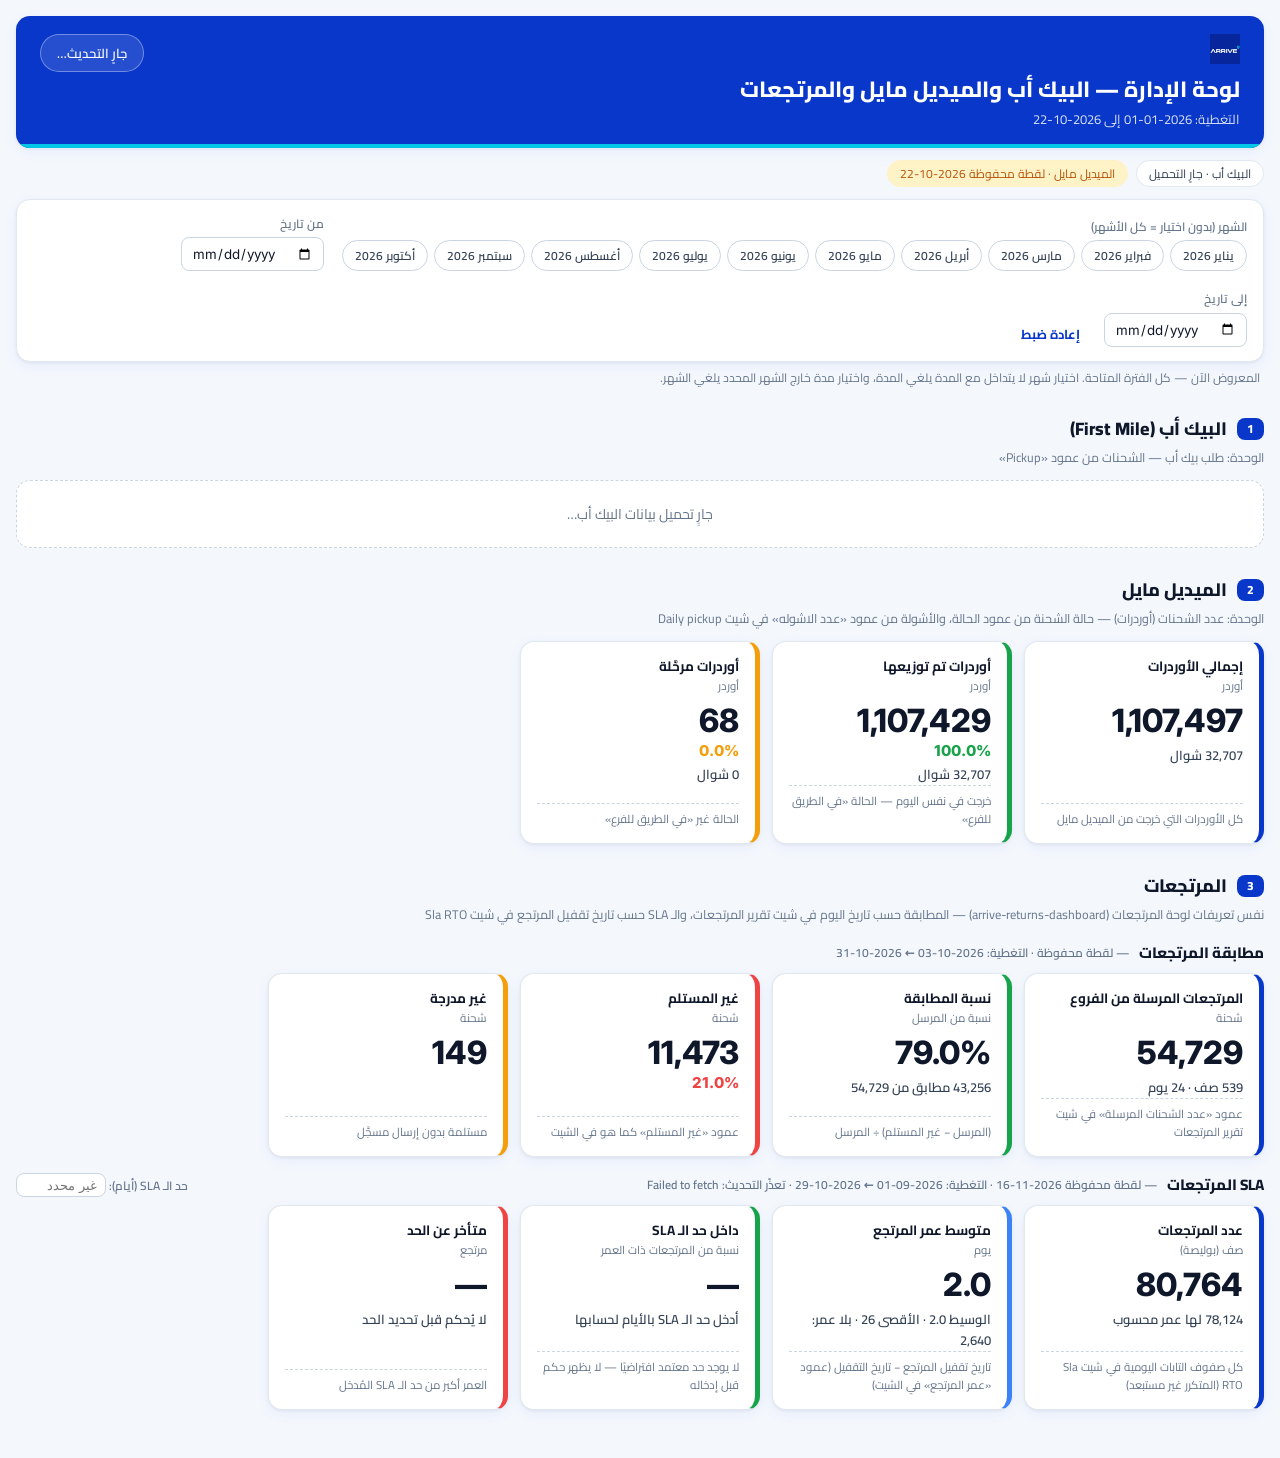
<file: index.html>
<!doctype html>
<html lang="ar" dir="rtl">
<head>
<meta charset="utf-8">
<meta name="viewport" content="width=device-width,initial-scale=1">
<title>لوحة الإدارة — ARRIVE</title>
<link rel="stylesheet" href="https://fonts.googleapis.com/css2?family=Cairo:wght@400;600;700;800&family=Inter:wght@600;800&display=swap">
<style>
:root{--blue:#0837C9;--teal:#00C7E6;--page:#F4F8FD;--card:#fff;--ink:#0F172A;--ink2:#334155;--mut:#64748B;--line:#E2E8F0;--line2:#CBD5E1;--soft:#F8FAFC;
--ok:#16A34A;--warn:#F59E0B;--bad:#EF4444;--info:#3B82F6;--okbg:#DCFCE7;--warnbg:#FEF3C7;--badbg:#FEE2E2;--r:14px;--shadow:0 1px 3px rgba(15,23,42,.06),0 4px 14px rgba(8,55,201,.06)}
@media (prefers-color-scheme:dark){:root{--page:#0A1020;--card:#111A31;--ink:#E8EEF9;--ink2:#B6C2DA;--mut:#8D9BB8;--line:#22304F;--line2:#2E3F66;--soft:#16213D;--okbg:rgba(34,197,94,.16);--warnbg:rgba(245,158,11,.16);--badbg:rgba(239,68,68,.16)}}
*{box-sizing:border-box}body{margin:0;background:var(--page);color:var(--ink);font:14px/1.6 'Cairo',system-ui,sans-serif}
.wrap{max-width:1280px;margin:0 auto;padding:16px 16px 48px}
.hdr{background:var(--blue);color:#fff;border-radius:var(--r);padding:18px 24px;position:relative;overflow:hidden;box-shadow:var(--shadow);display:flex;justify-content:space-between;gap:12px;flex-wrap:wrap}
.hdr::after{content:"";position:absolute;inset-inline:0;bottom:0;height:4px;background:var(--teal)}
.hdr img{height:30px;display:block;margin-bottom:8px}.hdr h1{margin:0;font-size:22px;font-weight:800}.hdr p{margin:2px 0 0;opacity:.85;font-size:13px}
.hb{background:rgba(255,255,255,.12);border:1px solid rgba(255,255,255,.35);color:#fff;border-radius:999px;padding:6px 16px;font:600 13px 'Cairo';cursor:pointer;align-self:flex-start}
.src{display:flex;gap:8px;flex-wrap:wrap;margin:12px 0}
.chip{font-size:12px;padding:3px 12px;border-radius:999px;background:var(--card);border:1px solid var(--line);color:var(--ink2)}
.chip.live{background:var(--okbg);color:var(--ok);border-color:transparent}.chip.snap{background:var(--warnbg);color:#B45309;border-color:transparent}.chip.err{background:var(--badbg);color:var(--bad);border-color:transparent}
.filters{background:var(--card);border:1px solid var(--line);border-radius:var(--r);padding:14px 16px;box-shadow:var(--shadow);display:flex;gap:18px;flex-wrap:wrap;align-items:flex-end}
.fg{display:flex;flex-direction:column;gap:4px}.fg .t{font-size:12px;color:var(--mut);font-weight:600}
.fg input{border:1px solid var(--line2);background:var(--card);color:var(--ink);border-radius:8px;padding:6px 10px;min-height:34px;font-family:'Inter',sans-serif}
.months{display:flex;gap:6px;flex-wrap:wrap}.mchip{border:1px solid var(--line2);background:var(--card);color:var(--ink2);border-radius:999px;padding:3px 12px;font:600 12px 'Cairo';cursor:pointer}
.mchip[aria-pressed=true]{background:var(--blue);border-color:var(--blue);color:#fff}
.reset{background:none;border:none;color:var(--blue);font:700 13px 'Cairo';cursor:pointer}
.note{font-size:12px;margin-top:8px;padding:6px 12px;border-radius:8px;background:var(--warnbg);color:#B45309}
h2{font-size:18px;font-weight:800;margin:28px 0 4px;display:flex;align-items:center;gap:10px}
h2 i{font-style:normal;background:var(--blue);color:#fff;border-radius:8px;padding:0 10px;font-size:12px;line-height:22px}
.sub{color:var(--mut);font-size:12.5px;margin:0 0 12px}
.grid{display:grid;gap:12px;grid-template-columns:repeat(auto-fill,minmax(235px,1fr))}
.card{background:var(--card);border:1px solid var(--line);border-inline-start:5px solid var(--c);border-radius:var(--r);padding:14px 16px;box-shadow:var(--shadow);min-height:150px;display:flex;flex-direction:column;text-align:start;font-family:inherit;color:inherit;width:100%}
button.card{cursor:pointer}button.card:hover{box-shadow:0 6px 20px rgba(239,68,68,.2)}
.card .t{font-weight:700;font-size:13.5px}.card .u{font-size:11.5px;color:var(--mut)}
.card .v{font:800 32px/1.3 'Inter',sans-serif;direction:ltr;text-align:right;margin-top:4px}
.card .p{font:800 15px 'Inter',sans-serif;direction:ltr;text-align:right;color:var(--c)}
.card .s{font-size:13px;color:var(--ink2);margin-top:4px;font-weight:600}
.card .fl{margin:8px 0;font-size:13px;display:grid;gap:5px}.card .fl div{display:flex;justify-content:space-between;gap:8px}.card .fl b{font-family:'Inter',sans-serif;direction:ltr;white-space:nowrap}.card .fl i{font-style:normal;color:var(--mut);font-weight:600;font-size:11.5px}
.card .def{margin-top:auto;font-size:11.5px;color:var(--mut);border-top:1px dashed var(--line2);padding-top:6px}
.state{padding:22px;text-align:center;background:var(--card);border:1px dashed var(--line2);border-radius:var(--r);color:var(--mut)}.state.err{border-color:var(--bad);color:var(--bad);background:var(--badbg)}
.ov{position:fixed;inset:0;background:rgba(15,23,42,.55);display:flex;align-items:flex-start;justify-content:center;padding:32px 12px;overflow:auto;z-index:50}
.md{background:var(--card);border-radius:var(--r);width:min(860px,100%);padding:18px 20px;box-shadow:0 20px 60px rgba(0,0,0,.35)}
.md header{display:flex;justify-content:space-between;align-items:center;gap:8px}.md h3{margin:0;font-size:17px}
.x{background:var(--soft);border:1px solid var(--line2);border-radius:8px;width:34px;height:34px;font-size:18px;cursor:pointer;color:var(--ink)}
.tabs{display:flex;gap:6px;margin:12px 0}.tab{border:1px solid var(--line2);background:var(--card);color:var(--ink2);border-radius:999px;padding:4px 16px;font:700 13px 'Cairo';cursor:pointer}
.tab[aria-selected=true]{background:var(--k,var(--bad));border-color:var(--k,var(--bad));color:#fff}
.tw{overflow:auto;max-height:55vh;border:1px solid var(--line);border-radius:10px}
table{border-collapse:collapse;width:100%;font-size:13px}th{background:var(--blue);color:#fff;padding:8px 10px;text-align:right;position:sticky;top:0;white-space:nowrap}
td{padding:7px 10px;border-top:1px solid var(--line)}td.n,th.n{text-align:left;font-family:'Inter',sans-serif;direction:ltr}tbody tr:nth-child(even){background:var(--soft)}
tfoot td{font-weight:800;background:var(--soft);position:sticky;bottom:0}
.dh{margin:18px 0 8px;font-size:15px;color:var(--ink)}.tw{max-height:40vh}
.srch{width:100%;border:1px solid var(--line2);background:var(--card);color:var(--ink);border-radius:8px;padding:6px 10px;margin-bottom:8px;font:13px 'Cairo'}
.fhint{font-size:12px;color:var(--mut);margin:6px 4px 0}
.h3{font-size:15px;font-weight:800;margin:16px 0 8px;display:flex;align-items:center;gap:10px;flex-wrap:wrap}.h3 span{font-size:12px;font-weight:600;color:var(--mut)}
.thr{margin-inline-start:auto;font-size:12px;font-weight:600;color:var(--mut)}.thr input{width:90px;border:1px solid var(--line2);background:var(--card);color:var(--ink);border-radius:8px;padding:3px 8px;font-family:'Inter',sans-serif}
.hidden{display:none!important}
</style>
</head>
<body><div class="wrap">
<header class="hdr">
  <div><img src="logo.png" alt="ARRIVE" onerror="this.style.display='none'"><h1>لوحة الإدارة — البيك أب والميديل مايل والمرتجعات</h1><p id="scope">جارٍ التحميل…</p></div>
  <button class="hb" id="refresh">تحديث البيانات</button>
</header>
<div class="src" id="srcRow"></div>
<div class="filters">
  <div class="fg"><span class="t">الشهر (بدون اختيار = كل الأشهر)</span><div class="months" id="months"></div></div>
  <div class="fg"><label class="t" for="df">من تاريخ</label><input type="date" id="df"></div>
  <div class="fg"><label class="t" for="dt">إلى تاريخ</label><input type="date" id="dt"></div>
  <button class="reset" id="reset">إعادة ضبط</button>
</div>
<div class="fhint" id="fhint"></div>
<div class="note hidden" id="note"></div>

<h2><i>1</i>البيك أب (First Mile)</h2><p class="sub" id="fmSub">الوحدة: طلب بيك أب — الشحنات من عمود «Pickup»</p>
<div id="fm"><div class="state">جارٍ تحميل بيانات البيك أب…</div></div>

<h2><i>2</i>الميديل مايل</h2><p class="sub">الوحدة: عدد الشحنات (أوردرات) — حالة الشحنة من عمود الحالة، والأشولة من عمود «عدد الاشوله» في شيت Daily pickup</p>
<div id="mm"><div class="state">جارٍ تحميل بيانات الميديل مايل…</div></div>

<h2><i>3</i>المرتجعات</h2><p class="sub">نفس تعريفات لوحة المرتجعات (arrive-returns-dashboard) — المطابقة حسب تاريخ اليوم في شيت تقرير المرتجعات، والـ SLA حسب تاريخ تقفيل المرتجع في شيت Sla RTO</p>
<h3 class="h3">مطابقة المرتجعات <span id="rmCov"></span></h3>
<div id="rm"><div class="state">جارٍ تحميل بيانات مطابقة المرتجعات…</div></div>
<h3 class="h3">SLA المرتجعات <span id="rsCov"></span>
  <label class="thr">حد الـ SLA (أيام): <input type="number" id="thr" min="0" step="1" placeholder="غير محدد"></label></h3>
<div id="rs"><div class="state">جارٍ تحميل بيانات SLA المرتجعات…</div></div>
</div>
<div class="ov hidden" id="ov"><div class="md" role="dialog" aria-modal="true">
  <header><h3 id="mdTitle">تفاصيل الطلبات الفاشلة</h3><button class="x" id="close" aria-label="إغلاق">×</button></header>
  <div id="mdBody"></div>
</div></div>

<script src="config.js" onerror="void 0"></script>
<script>
"use strict";
const CFG=window.ARRIVE_CONFIG||{};
const MM_SHEET_ID="1lZL171c8EZ2I8exyz0ESBFyRfliq3VJenwc67QS1iGU",MM_TAB="Daily pickup ",MM_SNAP_DATE="2026-10-22";
const MM_SNAPSHOT={"branches":["فرع اكتوبر","فرع الاسكندريه","فرع الاسماعيليه","فرع البحيرة","فرع التجمع","فرع الزقازيق","فرع السويس","فرع الشرقية (التوني)","فرع الشرقية حازم-اسفلت","فرع الشرقية سبيد واى","فرع الشروق","فرع الصعيد ادم","فرع الصعيد نصر","فرع العاشر من رمضان","فرع العجوزه","فرع القليوبية","فرع المعادي","فرع المنصوره","فرع المنوفيه","فرع الهرم","فرع بورسعيد","فرع حدائق القبه","فرع دمياط","فرع رئيسي","فرع طنطا","فرع فيوم+بني سويف","فرع كفر الشيخ","فرع مؤسسه","فرع مدينه نصر"],"rows":[["2026-01-01",4,170,7,1],["2026-01-01",6,58,2,1],["2026-01-01",8,68,2,1],["2026-01-01",28,194,8,1],["2026-01-01",0,239,9,1],["2026-01-01",1,309,10,1],["2026-01-01",3,91,3,1],["2026-01-01",9,127,5,1],["2026-01-01",10,152,6,1],["2026-01-01",11,128,3,1],["2026-01-01",12,133,3,1],["2026-01-01",14,153,7,1],["2026-01-01",15,93,3,1],["2026-01-01",16,274,10,1],["2026-01-01",17,182,7,1],["2026-01-01",18,90,3,1],["2026-01-01",19,344,13,1],["2026-01-01",20,56,2,1],["2026-01-01",21,179,8,1],["2026-01-01",24,198,11,1],["2026-01-01",25,61,2,1],["2026-01-01",26,69,3,1],["2026-01-01",27,156,0,1],["2026-01-03",2,74,2,1],["2026-01-03",4,329,12,1],["2026-01-03",6,75,2,1],["2026-01-03",8,71,1,1],["2026-01-03",28,386,18,1],["2026-01-03",0,439,18,1],["2026-01-03",1,660,21,1],["2026-01-03",3,161,5,1],["2026-01-03",9,232,8,1],["2026-01-03",10,339,11,1],["2026-01-03",11,254,6,1],["2026-01-03",12,191,5,1],["2026-01-03",14,299,8,1],["2026-01-03",15,191,5,1],["2026-01-03",16,444,14,1],["2026-01-03",17,284,9,1],["2026-01-03",18,190,5,1],["2026-01-03",19,575,21,1],["2026-01-03",20,94,2,1],["2026-01-03",21,326,11,1],["2026-01-03",24,334,11,1],["2026-01-03",25,149,4,1],["2026-01-03",26,155,5,1],["2026-01-03",27,326,11,1],["2026-01-04",2,71,2,1],["2026-01-04",4,261,9,1],["2026-01-04",6,46,2,1],["2026-01-04",8,70,2,1],["2026-01-04",28,244,10,1],["2026-01-04",0,294,10,1],["2026-01-04",1,401,15,1],["2026-01-04",3,200,5,1],["2026-01-04",9,163,6,1],["2026-01-04",10,177,6,1],["2026-01-04",11,195,5,1],["2026-01-04",12,142,4,1],["2026-01-04",14,207,11,1],["2026-01-04",15,137,5,1],["2026-01-04",16,278,11,1],["2026-01-04",17,225,8,1],["2026-01-04",18,96,3,1],["2026-01-04",19,405,15,1],["2026-01-04",20,55,2,1],["2026-01-04",21,251,9,1],["2026-01-04",24,202,10,1],["2026-01-04",25,85,3,1],["2026-01-04",26,90,3,1],["2026-01-04",27,210,0,1],["2026-01-05",2,80,3,1],["2026-01-05",4,272,9,1],["2026-01-05",6,64,2,1],["2026-01-05",8,73,3,1],["2026-01-05",28,253,8,1],["2026-01-05",0,307,9,1],["2026-01-05",1,436,16,1],["2026-01-05",3,103,3,1],["2026-01-05",9,153,6,1],["2026-01-05",10,233,6,1],["2026-01-05",11,184,5,1],["2026-01-05",12,181,5,1],["2026-01-05",14,195,6,1],["2026-01-05",15,136,6,1],["2026-01-05",16,261,11,1],["2026-01-05",17,203,6,1],["2026-01-05",18,103,3,1],["2026-01-05",19,396,15,1],["2026-01-05",20,46,2,1],["2026-01-05",21,215,9,1],["2026-01-05",24,257,10,1],["2026-01-05",25,102,2,1],["2026-01-05",26,90,3,1],["2026-01-05",27,200,0,1],["2026-01-06",2,96,3,1],["2026-01-06",4,247,9,1],["2026-01-06",6,62,2,1],["2026-01-06",8,71,2,1],["2026-01-06",28,209,11,1],["2026-01-06",0,288,11,1],["2026-01-06",1,300,12,1],["2026-01-06",3,112,3,1],["2026-01-06",9,145,6,1],["2026-01-06",10,22,9,1],["2026-01-06",11,140,4,1],["2026-01-06",12,138,3,1],["2026-01-06",14,193,9,1],["2026-01-06",15,114,4,1],["2026-01-06",16,304,12,1],["2026-01-06",17,222,7,1],["2026-01-06",18,103,3,1],["2026-01-06",19,342,14,1],["2026-01-06",20,55,2,1],["2026-01-06",21,194,7,1],["2026-01-06",24,206,9,1],["2026-01-06",25,93,4,1],["2026-01-06",26,76,3,1],["2026-01-06",27,189,0,1],["2026-01-07",2,40,3,1],["2026-01-07",4,281,9,1],["2026-01-07",6,60,1,1],["2026-01-07",8,73,2,1],["2026-01-07",28,245,10,1],["2026-01-07",0,292,13,1],["2026-01-07",1,400,17,1],["2026-01-07",3,98,2,1],["2026-01-07",9,166,7,1],["2026-01-07",10,228,8,1],["2026-01-07",11,146,4,1],["2026-01-07",12,143,3,1],["2026-01-07",14,182,7,1],["2026-01-07",15,143,5,1],["2026-01-07",16,301,11,1],["2026-01-07",17,279,7,1],["2026-01-07",18,116,3,1],["2026-01-07",19,428,17,1],["2026-01-07",20,47,2,1],["2026-01-07",21,214,8,1],["2026-01-07",24,223,9,1],["2026-01-07",25,97,4,1],["2026-01-07",26,111,3,1],["2026-01-07",27,215,0,1],["2026-01-08",2,74,3,1],["2026-01-08",4,242,7,1],["2026-01-08",6,57,2,1],["2026-01-08",8,70,2,1],["2026-01-08",28,229,10,1],["2026-01-08",0,265,10,1],["2026-01-08",1,377,15,1],["2026-01-08",3,113,3,1],["2026-01-08",9,192,8,1],["2026-01-08",10,200,8,1],["2026-01-08",11,170,5,1],["2026-01-08",12,154,4,1],["2026-01-08",14,181,9,1],["2026-01-08",15,163,9,1],["2026-01-08",16,307,13,1],["2026-01-08",17,231,8,1],["2026-01-08",18,121,4,1],["2026-01-08",19,424,16,1],["2026-01-08",20,95,2,1],["2026-01-08",21,240,10,1],["2026-01-08",24,234,10,1],["2026-01-08",25,114,4,1],["2026-01-08",26,113,4,1],["2026-01-08",27,208,0,1],["2026-01-10",2,85,3,1],["2026-01-10",4,379,14,1],["2026-01-10",6,55,2,1],["2026-01-10",28,290,15,1],["2026-01-10",0,451,22,1],["2026-01-10",1,542,17,1],["2026-01-10",3,158,5,1],["2026-01-10",9,292,8,1],["2026-01-10",10,307,12,1],["2026-01-10",11,207,8,1],["2026-01-10",12,161,5,1],["2026-01-10",14,301,15,1],["2026-01-10",15,185,6,1],["2026-01-10",16,423,15,1],["2026-01-10",17,216,6,1],["2026-01-10",18,141,5,1],["2026-01-10",19,570,25,1],["2026-01-10",20,43,2,1],["2026-01-10",21,326,12,1],["2026-01-10",24,277,8,1],["2026-01-10",25,132,5,1],["2026-01-10",26,157,5,1],["2026-01-10",27,285,0,1],["2026-01-11",2,126,4,1],["2026-01-11",4,235,10,1],["2026-01-11",6,74,3,1],["2026-01-11",28,204,11,1],["2026-01-11",0,237,12,1],["2026-01-11",1,347,10,1],["2026-01-11",3,95,4,1],["2026-01-11",9,226,7,1],["2026-01-11",10,225,7,1],["2026-01-11",11,190,0,1],["2026-01-11",12,97,3,1],["2026-01-11",14,159,7,1],["2026-01-11",15,118,4,1],["2026-01-11",16,291,11,1],["2026-01-11",17,281,9,1],["2026-01-11",18,115,4,1],["2026-01-11",19,430,13,1],["2026-01-11",20,74,2,1],["2026-01-11",21,214,9,1],["2026-01-11",24,196,6,1],["2026-01-11",25,87,3,1],["2026-01-11",26,97,4,1],["2026-01-11",27,208,0,1],["2026-01-12",2,60,2,1],["2026-01-12",4,280,8,1],["2026-01-12",6,24,1,1],["2026-01-12",28,318,11,1],["2026-01-12",0,318,11,1],["2026-01-12",1,421,13,1],["2026-01-12",3,119,3,1],["2026-01-12",9,196,6,1],["2026-01-12",10,214,6,1],["2026-01-12",11,139,3,1],["2026-01-12",12,248,5,1],["2026-01-12",14,252,8,1],["2026-01-12",15,138,5,1],["2026-01-12",16,306,11,1],["2026-01-12",17,209,6,1],["2026-01-12",18,115,4,1],["2026-01-12",19,428,16,1],["2026-01-12",20,55,2,1],["2026-01-12",21,205,6,1],["2026-01-12",24,242,9,1],["2026-01-12",25,90,3,1],["2026-01-12",26,89,3,1],["2026-01-12",27,197,0,1],["2026-01-14",2,91,3,1],["2026-01-14",4,351,14,1],["2026-01-14",6,79,3,1],["2026-01-14",28,282,11,1],["2026-01-14",0,268,9,1],["2026-01-14",1,458,13,1],["2026-01-14",3,126,3,1],["2026-01-14",9,245,8,1],["2026-01-14",10,237,7,1],["2026-01-14",11,167,5,1],["2026-01-14",12,130,4,1],["2026-01-14",14,200,8,1],["2026-01-14",15,148,5,1],["2026-01-14",16,315,13,1],["2026-01-14",17,261,8,1],["2026-01-14",18,121,3,1],["2026-01-14",19,433,15,1],["2026-01-14",20,66,3,1],["2026-01-14",21,186,7,1],["2026-01-14",24,250,9,1],["2026-01-14",25,108,4,1],["2026-01-14",26,108,3,1],["2026-01-14",27,226,0,1],["2026-01-15",2,82,2,1],["2026-01-15",4,269,8,1],["2026-01-15",6,47,1,1],["2026-01-15",28,276,11,1],["2026-01-15",0,329,11,1],["2026-01-15",1,450,13,1],["2026-01-15",3,115,3,1],["2026-01-15",9,233,8,1],["2026-01-15",10,205,7,1],["2026-01-15",11,157,5,1],["2026-01-15",12,143,4,1],["2026-01-15",14,196,6,1],["2026-01-15",15,155,4,1],["2026-01-15",16,307,10,1],["2026-01-15",17,238,6,1],["2026-01-15",18,112,4,1],["2026-01-15",19,452,19,1],["2026-01-15",20,45,1,1],["2026-01-15",21,216,6,1],["2026-01-15",24,244,7,1],["2026-01-15",25,112,4,1],["2026-01-15",26,116,3,1],["2026-01-15",27,206,0,1],["2026-01-17",2,91,2,1],["2026-01-17",4,318,11,1],["2026-01-17",6,60,2,1],["2026-01-17",28,351,16,1],["2026-01-17",0,444,17,1],["2026-01-17",1,541,15,1],["2026-01-17",3,229,5,1],["2026-01-17",9,289,8,1],["2026-01-17",10,298,9,1],["2026-01-17",11,277,8,1],["2026-01-17",12,163,4,1],["2026-01-17",14,287,11,1],["2026-01-17",15,164,6,1],["2026-01-17",16,342,16,1],["2026-01-17",17,276,8,1],["2026-01-17",18,171,5,1],["2026-01-17",19,578,20,1],["2026-01-17",20,72,2,1],["2026-01-17",21,314,13,1],["2026-01-17",24,344,13,1],["2026-01-17",25,110,4,1],["2026-01-17",26,106,3,1],["2026-01-17",27,271,0,1],["2026-01-18",2,87,2,1],["2026-01-18",4,179,5,1],["2026-01-18",6,59,2,1],["2026-01-18",28,263,8,1],["2026-01-18",0,276,9,1],["2026-01-18",1,315,11,1],["2026-01-18",3,77,2,1],["2026-01-18",9,201,6,1],["2026-01-18",10,184,8,1],["2026-01-18",11,138,4,1],["2026-01-18",12,122,4,1],["2026-01-18",14,225,6,1],["2026-01-18",15,117,4,1],["2026-01-18",16,248,7,1],["2026-01-18",17,199,6,1],["2026-01-18",18,87,2,1],["2026-01-18",19,361,11,1],["2026-01-18",20,55,2,1],["2026-01-18",21,223,7,1],["2026-01-18",24,191,9,1],["2026-01-18",25,85,3,1],["2026-01-18",26,62,2,1],["2026-01-18",27,187,0,1],["2026-01-19",2,56,2,1],["2026-01-19",4,173,5,1],["2026-01-19",6,37,2,1],["2026-01-19",28,194,7,1],["2026-01-19",0,237,8,1],["2026-01-19",1,311,12,1],["2026-01-19",3,73,2,1],["2026-01-19",9,197,7,1],["2026-01-19",10,150,7,1],["2026-01-19",11,104,3,1],["2026-01-19",12,114,4,1],["2026-01-19",14,197,5,1],["2026-01-19",15,108,4,1],["2026-01-19",16,213,9,1],["2026-01-19",17,142,4,1],["2026-01-19",18,79,2,1],["2026-01-19",19,378,13,1],["2026-01-19",20,42,2,1],["2026-01-19",21,195,7,1],["2026-01-19",24,185,9,1],["2026-01-19",25,69,3,1],["2026-01-19",26,61,3,1],["2026-01-19",27,173,0,1],["2026-01-20",2,62,2,1],["2026-01-20",4,171,8,1],["2026-01-20",6,46,1,1],["2026-01-20",28,249,9,1],["2026-01-20",0,296,11,1],["2026-01-20",1,369,11,1],["2026-01-20",3,92,3,1],["2026-01-20",9,151,6,1],["2026-01-20",10,199,7,1],["2026-01-20",11,171,4,1],["2026-01-20",12,102,3,1],["2026-01-20",14,209,8,1],["2026-01-20",15,107,4,1],["2026-01-20",16,253,8,1],["2026-01-20",17,140,4,1],["2026-01-20",18,88,2,1],["2026-01-20",19,410,13,1],["2026-01-20",20,34,1,1],["2026-01-20",21,194,7,1],["2026-01-20",22,94,3,1],["2026-01-20",24,123,6,1],["2026-01-20",25,102,3,1],["2026-01-20",26,57,3,1],["2026-01-20",27,171,0,1],["2026-01-21",2,61,2,1],["2026-01-21",4,177,7,1],["2026-01-21",6,45,2,1],["2026-01-21",28,203,8,1],["2026-01-21",0,224,9,1],["2026-01-21",1,300,12,1],["2026-01-21",3,82,2,1],["2026-01-21",9,125,4,1],["2026-01-21",10,169,7,1],["2026-01-21",11,170,3,1],["2026-01-21",12,136,3,1],["2026-01-21",14,174,7,1],["2026-01-21",15,89,3,1],["2026-01-21",16,219,10,1],["2026-01-21",17,122,4,1],["2026-01-21",18,60,2,1],["2026-01-21",19,370,13,1],["2026-01-21",20,40,2,1],["2026-01-21",21,168,6,1],["2026-01-21",22,0,0,1],["2026-01-21",24,182,9,1],["2026-01-21",25,64,2,1],["2026-01-21",26,49,2,1],["2026-01-21",27,127,0,1],["2026-01-22",2,67,2,1],["2026-01-22",4,215,8,1],["2026-01-22",6,42,2,1],["2026-01-22",28,218,9,1],["2026-01-22",0,247,9,1],["2026-01-22",1,326,11,1],["2026-01-22",3,87,3,1],["2026-01-22",9,150,5,1],["2026-01-22",10,199,12,1],["2026-01-22",11,183,3,1],["2026-01-22",12,114,3,1],["2026-01-22",14,175,8,1],["2026-01-22",15,103,4,1],["2026-01-22",16,207,7,1],["2026-01-22",17,137,4,1],["2026-01-22",18,68,2,1],["2026-01-22",19,349,13,1],["2026-01-22",20,35,1,1],["2026-01-22",21,205,7,1],["2026-01-22",22,0,0,1],["2026-01-22",24,170,6,1],["2026-01-22",25,59,2,1],["2026-01-22",26,59,2,1],["2026-01-22",27,147,0,1],["2026-01-24",2,94,2,1],["2026-01-24",4,374,12,1],["2026-01-24",6,66,2,1],["2026-01-24",28,365,13,1],["2026-01-24",0,410,17,1],["2026-01-24",1,699,22,1],["2026-01-24",3,195,6,1],["2026-01-24",9,285,11,1],["2026-01-24",10,326,11,1],["2026-01-24",11,326,7,1],["2026-01-24",12,221,5,1],["2026-01-24",14,340,15,1],["2026-01-24",15,218,7,1],["2026-01-24",16,424,15,1],["2026-01-24",17,264,6,1],["2026-01-24",18,172,4,1],["2026-01-24",19,709,24,1],["2026-01-24",20,75,2,1],["2026-01-24",21,325,12,1],["2026-01-24",22,0,0,1],["2026-01-24",24,364,11,1],["2026-01-24",25,130,4,1],["2026-01-24",26,141,4,1],["2026-01-24",27,271,0,1],["2026-01-25",2,82,3,1],["2026-01-25",4,227,6,1],["2026-01-25",6,70,2,1],["2026-01-25",28,259,7,1],["2026-01-25",0,307,12,1],["2026-01-25",1,422,12,1],["2026-01-25",3,126,5,1],["2026-01-25",9,192,6,1],["2026-01-25",10,233,6,1],["2026-01-25",11,216,6,1],["2026-01-25",12,149,4,1],["2026-01-25",14,239,9,1],["2026-01-25",15,141,5,1],["2026-01-25",16,290,10,1],["2026-01-25",17,202,6,1],["2026-01-25",18,121,4,1],["2026-01-25",19,480,19,1],["2026-01-25",20,62,3,1],["2026-01-25",21,231,6,1],["2026-01-25",22,147,5,1],["2026-01-25",24,192,4,1],["2026-01-25",25,128,4,1],["2026-01-25",26,87,4,1],["2026-01-25",27,224,0,1],["2026-01-26",2,60,2,1],["2026-01-26",4,198,6,1],["2026-01-26",6,85,2,1],["2026-01-26",28,195,7,1],["2026-01-26",0,264,10,1],["2026-01-26",1,393,12,1],["2026-01-26",3,97,3,1],["2026-01-26",9,185,5,1],["2026-01-26",10,171,4,1],["2026-01-26",11,168,3,1],["2026-01-26",12,154,3,1],["2026-01-26",14,193,8,1],["2026-01-26",15,127,3,1],["2026-01-26",16,238,7,1],["2026-01-26",17,192,6,1],["2026-01-26",18,100,2,1],["2026-01-26",19,402,15,1],["2026-01-26",20,65,2,1],["2026-01-26",21,193,7,1],["2026-01-26",22,0,0,1],["2026-01-26",24,185,8,1],["2026-01-26",25,88,3,1],["2026-01-26",26,80,2,1],["2026-01-26",27,160,0,1],["2026-01-27",2,38,1,1],["2026-01-27",4,193,9,1],["2026-01-27",6,36,1,1],["2026-01-27",28,241,8,1],["2026-01-27",0,247,12,1],["2026-01-27",1,370,14,1],["2026-01-27",3,96,2,1],["2026-01-27",9,153,4,1],["2026-01-27",10,169,6,1],["2026-01-27",11,133,4,1],["2026-01-27",12,140,4,1],["2026-01-27",14,163,5,1],["2026-01-27",15,132,5,1],["2026-01-27",16,251,10,1],["2026-01-27",17,135,4,1],["2026-01-27",18,72,3,1],["2026-01-27",19,407,19,1],["2026-01-27",20,35,1,1],["2026-01-27",21,187,7,1],["2026-01-27",22,43,2,1],["2026-01-27",24,115,5,1],["2026-01-27",25,61,2,1],["2026-01-27",26,67,3,1],["2026-01-27",27,156,0,1],["2026-01-28",2,64,2,1],["2026-01-28",4,202,6,1],["2026-01-28",6,48,1,1],["2026-01-28",28,208,7,1],["2026-01-28",0,236,8,1],["2026-01-28",1,390,12,1],["2026-01-28",3,120,2,1],["2026-01-28",9,156,4,1],["2026-01-28",10,172,6,1],["2026-01-28",11,181,4,1],["2026-01-28",12,128,4,1],["2026-01-28",14,169,6,1],["2026-01-28",15,118,6,1],["2026-01-28",16,225,7,1],["2026-01-28",17,154,5,1],["2026-01-28",18,82,3,1],["2026-01-28",19,393,13,1],["2026-01-28",20,41,1,1],["2026-01-28",21,170,7,1],["2026-01-28",22,0,0,1],["2026-01-28",24,169,5,1],["2026-01-28",25,53,2,1],["2026-01-28",26,77,3,1],["2026-01-28",27,140,0,1],["2026-01-29",2,93,3,1],["2026-01-29",4,213,8,1],["2026-01-29",6,43,2,1],["2026-01-29",28,222,9,1],["2026-01-29",0,256,9,1],["2026-01-29",1,377,10,1],["2026-01-29",3,91,2,1],["2026-01-29",9,171,6,1],["2026-01-29",10,201,7,1],["2026-01-29",11,160,4,1],["2026-01-29",12,158,3,1],["2026-01-29",14,193,7,1],["2026-01-29",15,142,5,1],["2026-01-29",16,271,10,1],["2026-01-29",17,212,6,1],["2026-01-29",18,105,3,1],["2026-01-29",19,436,14,1],["2026-01-29",20,39,2,1],["2026-01-29",21,229,7,1],["2026-01-29",22,55,2,1],["2026-01-29",24,130,6,1],["2026-01-29",25,64,2,1],["2026-01-29",26,83,2,1],["2026-01-29",27,245,0,1],["2026-01-31",2,72,2,1],["2026-01-31",4,285,12,1],["2026-01-31",6,51,2,1],["2026-01-31",28,345,13,1],["2026-01-31",0,401,10,1],["2026-01-31",1,571,18,1],["2026-01-31",3,172,4,1],["2026-01-31",9,223,7,1],["2026-01-31",10,301,10,1],["2026-01-31",11,358,8,1],["2026-01-31",12,222,8,1],["2026-01-31",14,285,9,1],["2026-01-31",15,177,7,1],["2026-01-31",16,355,12,1],["2026-01-31",17,214,9,1],["2026-01-31",18,108,3,1],["2026-01-31",19,587,15,1],["2026-01-31",20,62,2,1],["2026-01-31",21,285,11,1],["2026-01-31",22,0,0,1],["2026-01-31",24,279,11,1],["2026-01-31",25,120,4,1],["2026-01-31",26,136,3,1],["2026-01-31",27,264,0,1],["2026-02-01",2,64,1,1],["2026-02-01",4,234,8,1],["2026-02-01",6,62,2,1],["2026-02-01",28,263,12,1],["2026-02-01",0,342,11,1],["2026-02-01",1,516,15,1],["2026-02-01",3,118,2,1],["2026-02-01",9,221,6,1],["2026-02-01",10,213,6,1],["2026-02-01",11,188,4,1],["2026-02-01",12,156,3,1],["2026-02-01",14,275,9,1],["2026-02-01",15,155,6,1],["2026-02-01",16,260,9,1],["2026-02-01",17,211,4,1],["2026-02-01",18,104,2,1],["2026-02-01",19,529,16,1],["2026-02-01",20,41,1,1],["2026-02-01",21,273,10,1],["2026-02-01",22,60,2,1],["2026-02-01",24,175,7,1],["2026-02-01",25,80,2,1],["2026-02-01",26,104,3,1],["2026-02-01",27,232,0,1],["2026-02-02",2,57,2,1],["2026-02-02",2,56,2,1],["2026-02-02",4,204,6,1],["2026-02-02",4,231,7,1],["2026-02-02",6,46,2,1],["2026-02-02",6,43,1,1],["2026-02-02",28,206,9,1],["2026-02-02",0,245,7,1],["2026-02-02",0,312,0,1],["2026-02-02",1,317,9,1],["2026-02-02",1,450,13,1],["2026-02-02",3,80,2,1],["2026-02-02",3,117,3,1],["2026-02-02",9,163,5,1],["2026-02-02",9,194,6,1],["2026-02-02",10,182,6,1],["2026-02-02",10,239,8,1],["2026-02-02",11,133,3,1],["2026-02-02",11,194,6,1],["2026-02-02",12,116,3,1],["2026-02-02",12,134,3,1],["2026-02-02",14,171,6,1],["2026-02-02",14,215,8,1],["2026-02-02",15,121,6,1],["2026-02-02",15,145,4,1],["2026-02-02",16,253,12,1],["2026-02-02",17,117,3,1],["2026-02-02",17,171,5,1],["2026-02-02",18,78,2,1],["2026-02-02",18,95,3,1],["2026-02-02",19,394,12,1],["2026-02-02",19,440,14,1],["2026-02-02",20,54,2,1],["2026-02-02",20,94,3,1],["2026-02-02",21,188,6,1],["2026-02-02",21,235,10,1],["2026-02-02",22,0,0,1],["2026-02-02",22,77,2,1],["2026-02-02",24,193,8,1],["2026-02-02",24,148,5,1],["2026-02-02",25,74,2,1],["2026-02-02",25,90,2,1],["2026-02-02",26,75,2,1],["2026-02-02",26,105,3,1],["2026-02-02",27,186,0,1],["2026-02-02",27,217,0,1],["2026-02-03",28,263,7,1],["2026-02-03",16,265,8,1],["2026-02-04",2,84,3,1],["2026-02-04",4,236,8,1],["2026-02-04",6,64,2,1],["2026-02-04",28,270,9,1],["2026-02-04",0,311,10,1],["2026-02-04",1,431,13,1],["2026-02-04",3,113,2,1],["2026-02-04",9,226,7,1],["2026-02-04",10,211,7,1],["2026-02-04",11,157,3,1],["2026-02-04",12,217,5,1],["2026-02-04",14,207,6,1],["2026-02-04",15,130,5,1],["2026-02-04",16,267,9,1],["2026-02-04",17,200,6,1],["2026-02-04",18,100,3,1],["2026-02-04",19,491,14,1],["2026-02-04",20,46,2,1],["2026-02-04",21,207,7,1],["2026-02-04",22,0,0,1],["2026-02-04",24,243,8,1],["2026-02-04",25,104,3,1],["2026-02-04",26,98,3,1],["2026-02-04",27,197,0,1],["2026-02-05",2,72,1,1],["2026-02-05",4,220,7,1],["2026-02-05",6,67,2,1],["2026-02-05",28,292,8,1],["2026-02-05",0,328,15,1],["2026-02-05",1,507,15,1],["2026-02-05",3,139,3,1],["2026-02-05",9,227,6,1],["2026-02-05",10,206,8,1],["2026-02-05",11,213,5,1],["2026-02-05",12,142,3,1],["2026-02-05",14,250,8,1],["2026-02-05",15,125,5,1],["2026-02-05",16,334,9,1],["2026-02-05",17,214,5,1],["2026-02-05",18,115,3,1],["2026-02-05",19,463,16,1],["2026-02-05",20,61,2,1],["2026-02-05",21,211,8,1],["2026-02-05",22,63,2,1],["2026-02-05",24,217,7,1],["2026-02-05",25,108,3,1],["2026-02-05",26,124,3,1],["2026-02-05",27,192,0,1],["2026-02-07",2,68,2,1],["2026-02-07",4,365,11,1],["2026-02-07",6,51,2,1],["2026-02-07",28,427,15,1],["2026-02-07",0,494,18,1],["2026-02-07",1,709,23,1],["2026-02-07",3,165,4,1],["2026-02-07",9,272,7,1],["2026-02-07",10,303,11,1],["2026-02-07",11,249,5,1],["2026-02-07",12,184,4,1],["2026-02-07",14,349,11,1],["2026-02-07",15,157,6,1],["2026-02-07",16,467,15,1],["2026-02-07",17,165,6,1],["2026-02-07",18,148,4,1],["2026-02-07",19,775,24,1],["2026-02-07",20,125,2,1],["2026-02-07",21,328,9,1],["2026-02-07",22,0,0,1],["2026-02-07",24,303,12,1],["2026-02-07",25,79,4,1],["2026-02-07",26,136,4,1],["2026-02-07",27,277,0,1],["2026-02-08",2,105,2,1],["2026-02-08",4,234,8,1],["2026-02-08",6,69,2,1],["2026-02-08",28,298,10,1],["2026-02-08",0,253,6,1],["2026-02-08",1,360,13,1],["2026-02-08",3,120,3,1],["2026-02-08",9,186,5,1],["2026-02-08",10,202,6,1],["2026-02-08",11,184,4,1],["2026-02-08",12,185,4,1],["2026-02-08",14,226,8,1],["2026-02-08",15,103,4,1],["2026-02-08",16,332,10,1],["2026-02-08",17,218,5,1],["2026-02-08",18,95,2,1],["2026-02-08",19,473,13,1],["2026-02-08",20,87,3,1],["2026-02-08",21,250,8,1],["2026-02-08",22,64,2,1],["2026-02-08",24,162,6,1],["2026-02-08",25,98,4,1],["2026-02-08",26,86,2,1],["2026-02-08",27,194,0,1],["2026-02-09",2,85,2,1],["2026-02-09",4,219,7,1],["2026-02-09",6,61,2,1],["2026-02-09",28,258,9,1],["2026-02-09",0,272,9,1],["2026-02-09",1,446,13,1],["2026-02-09",3,102,3,1],["2026-02-09",9,192,6,1],["2026-02-09",10,200,7,1],["2026-02-09",11,152,4,1],["2026-02-09",12,108,3,1],["2026-02-09",14,219,8,1],["2026-02-09",15,104,3,1],["2026-02-09",16,336,11,1],["2026-02-09",17,140,5,1],["2026-02-09",18,93,2,1],["2026-02-09",19,451,15,1],["2026-02-09",20,52,2,1],["2026-02-09",21,241,8,1],["2026-02-09",22,0,0,1],["2026-02-09",24,212,9,1],["2026-02-09",25,84,3,1],["2026-02-09",26,92,3,1],["2026-02-09",27,191,0,1],["2026-02-10",2,81,2,1],["2026-02-10",4,278,0,1],["2026-02-10",6,64,2,1],["2026-02-10",28,288,10,1],["2026-02-10",0,324,10,1],["2026-02-10",1,486,14,1],["2026-02-10",3,122,2,1],["2026-02-10",9,173,5,1],["2026-02-10",10,225,0,1],["2026-02-10",11,290,4,1],["2026-02-10",12,136,3,1],["2026-02-10",14,241,8,1],["2026-02-10",15,128,4,1],["2026-02-10",16,317,9,1],["2026-02-10",17,184,6,1],["2026-02-10",18,94,2,1],["2026-02-10",19,476,12,1],["2026-02-10",20,59,2,1],["2026-02-10",21,256,9,1],["2026-02-10",22,39,1,1],["2026-02-10",24,205,7,1],["2026-02-10",25,92,2,1],["2026-02-10",26,74,2,1],["2026-02-10",27,209,0,1],["2026-02-11",2,64,2,1],["2026-02-11",4,224,11,1],["2026-02-11",6,54,2,1],["2026-02-11",28,295,14,1],["2026-02-11",0,269,12,1],["2026-02-11",1,493,15,1],["2026-02-11",3,107,3,1],["2026-02-11",9,176,6,1],["2026-02-11",10,208,8,1],["2026-02-11",11,205,5,1],["2026-02-11",12,154,4,1],["2026-02-11",14,188,7,1],["2026-02-11",15,116,4,1],["2026-02-11",16,311,12,1],["2026-02-11",17,150,5,1],["2026-02-11",18,73,2,1],["2026-02-11",19,448,14,1],["2026-02-11",20,62,2,1],["2026-02-11",21,246,8,1],["2026-02-11",22,0,0,1],["2026-02-11",24,199,8,1],["2026-02-11",25,81,2,1],["2026-02-11",26,76,3,1],["2026-02-11",27,200,0,1],["2026-02-12",2,78,2,1],["2026-02-12",4,238,11,1],["2026-02-12",6,61,2,1],["2026-02-12",28,284,11,1],["2026-02-12",0,333,11,1],["2026-02-12",1,494,14,1],["2026-02-12",3,132,3,1],["2026-02-12",9,237,7,1],["2026-02-12",10,257,10,1],["2026-02-12",11,235,5,1],["2026-02-12",12,166,4,1],["2026-02-12",14,222,0,1],["2026-02-12",15,142,6,1],["2026-02-12",16,320,11,1],["2026-02-12",17,219,6,1],["2026-02-12",18,141,4,1],["2026-02-12",19,442,14,1],["2026-02-12",20,57,2,1],["2026-02-12",21,244,8,1],["2026-02-12",22,97,3,1],["2026-02-12",24,193,8,1],["2026-02-12",25,116,4,1],["2026-02-12",26,107,4,1],["2026-02-12",27,211,0,1],["2026-02-14",2,84,3,1],["2026-02-14",4,377,12,1],["2026-02-14",6,66,2,1],["2026-02-14",28,362,9,1],["2026-02-14",0,472,16,1],["2026-02-14",1,665,18,1],["2026-02-14",3,133,3,1],["2026-02-14",9,308,9,1],["2026-02-14",10,397,13,1],["2026-02-14",11,291,7,1],["2026-02-14",12,183,4,1],["2026-02-14",14,362,13,1],["2026-02-14",15,158,5,1],["2026-02-14",16,487,15,1],["2026-02-14",17,243,7,1],["2026-02-14",18,165,5,1],["2026-02-14",19,647,20,1],["2026-02-14",20,73,3,1],["2026-02-14",21,374,13,1],["2026-02-14",22,0,0,1],["2026-02-14",24,335,11,1],["2026-02-14",25,158,4,1],["2026-02-14",26,152,4,1],["2026-02-14",27,313,0,1],["2026-02-15",2,74,2,1],["2026-02-15",4,292,7,1],["2026-02-15",6,57,2,1],["2026-02-15",28,316,13,1],["2026-02-15",0,294,13,1],["2026-02-15",1,503,16,1],["2026-02-15",3,142,4,1],["2026-02-15",9,229,6,1],["2026-02-15",10,273,7,1],["2026-02-15",11,212,6,1],["2026-02-15",12,145,4,1],["2026-02-15",14,256,11,1],["2026-02-15",15,132,4,1],["2026-02-15",16,383,12,1],["2026-02-15",17,250,7,1],["2026-02-15",18,115,4,1],["2026-02-15",19,437,11,1],["2026-02-15",20,83,2,1],["2026-02-15",21,310,10,1],["2026-02-15",22,75,2,1],["2026-02-15",24,199,8,1],["2026-02-15",25,142,6,1],["2026-02-15",26,119,4,1],["2026-02-15",27,253,0,1],["2026-02-16",2,63,2,1],["2026-02-16",4,230,7,1],["2026-02-16",6,41,2,1],["2026-02-16",28,301,11,1],["2026-02-16",0,272,9,1],["2026-02-16",1,344,9,1],["2026-02-16",3,81,2,1],["2026-02-16",9,166,6,1],["2026-02-16",10,224,6,1],["2026-02-16",11,146,4,1],["2026-02-16",12,88,2,1],["2026-02-16",14,200,9,1],["2026-02-16",15,113,4,1],["2026-02-16",16,310,13,1],["2026-02-16",17,178,5,1],["2026-02-16",18,82,2,1],["2026-02-16",19,455,15,1],["2026-02-16",20,52,2,1],["2026-02-16",21,230,6,1],["2026-02-16",22,0,0,1],["2026-02-16",24,175,6,1],["2026-02-16",25,101,5,1],["2026-02-16",26,80,2,1],["2026-02-16",27,204,0,1],["2026-02-17",2,68,2,1],["2026-02-17",4,222,7,1],["2026-02-17",6,45,1,1],["2026-02-17",28,211,7,1],["2026-02-17",0,289,8,1],["2026-02-17",1,461,13,1],["2026-02-17",3,106,3,1],["2026-02-17",9,208,6,1],["2026-02-17",10,254,6,1],["2026-02-17",11,158,5,1],["2026-02-17",12,123,4,1],["2026-02-17",14,202,7,1],["2026-02-17",15,120,3,1],["2026-02-17",16,300,8,1],["2026-02-17",17,199,6,1],["2026-02-17",18,133,4,1],["2026-02-17",19,434,11,1],["2026-02-17",20,54,2,1],["2026-02-17",21,194,7,1],["2026-02-17",22,65,2,1],["2026-02-17",24,190,9,1],["2026-02-17",25,88,3,1],["2026-02-17",26,94,3,1],["2026-02-17",27,203,0,1],["2026-02-18",2,51,2,1],["2026-02-18",4,207,6,1],["2026-02-18",6,39,1,1],["2026-02-18",28,346,9,1],["2026-02-18",0,284,8,1],["2026-02-18",1,374,12,1],["2026-02-18",3,105,3,1],["2026-02-18",9,210,7,1],["2026-02-18",10,189,6,1],["2026-02-18",11,150,5,1],["2026-02-18",12,137,4,1],["2026-02-18",14,193,5,1],["2026-02-18",15,104,4,1],["2026-02-18",16,295,8,1],["2026-02-18",17,191,7,1],["2026-02-18",18,107,4,1],["2026-02-18",19,418,10,1],["2026-02-18",20,53,1,1],["2026-02-18",21,173,7,1],["2026-02-18",22,0,0,1],["2026-02-18",24,204,8,1],["2026-02-18",25,89,4,1],["2026-02-18",26,95,4,1],["2026-02-18",27,207,0,1],["2026-02-19",2,0,0,1],["2026-02-19",4,128,4,1],["2026-02-19",6,0,0,1],["2026-02-19",28,152,7,1],["2026-02-19",0,124,4,1],["2026-02-19",1,177,7,1],["2026-02-19",3,0,0,1],["2026-02-19",9,91,3,1],["2026-02-19",10,113,4,1],["2026-02-19",11,114,3,1],["2026-02-19",12,81,2,1],["2026-02-19",14,109,4,1],["2026-02-19",15,53,1,1],["2026-02-19",16,168,6,1],["2026-02-19",17,0,0,1],["2026-02-19",18,48,2,1],["2026-02-19",19,270,7,1],["2026-02-19",20,0,0,1],["2026-02-19",21,202,6,1],["2026-02-19",22,0,0,1],["2026-02-19",24,105,4,1],["2026-02-19",25,44,2,1],["2026-02-19",26,143,2,1],["2026-02-19",27,117,0,1],["2026-02-21",2,125,3,1],["2026-02-21",4,302,10,1],["2026-02-21",6,96,3,1],["2026-02-21",28,331,9,1],["2026-02-21",0,429,11,1],["2026-02-21",1,462,12,1],["2026-02-21",3,219,6,1],["2026-02-21",3,0,0,1],["2026-02-21",9,365,12,1],["2026-02-21",10,309,9,1],["2026-02-21",11,236,5,1],["2026-02-21",12,195,5,1],["2026-02-21",14,285,8,1],["2026-02-21",15,182,5,1],["2026-02-21",16,457,14,1],["2026-02-21",17,395,11,1],["2026-02-21",18,184,5,1],["2026-02-21",19,595,14,1],["2026-02-21",20,110,4,1],["2026-02-21",21,329,10,1],["2026-02-21",22,83,2,1],["2026-02-21",24,268,13,1],["2026-02-21",25,157,5,1],["2026-02-21",26,147,5,1],["2026-02-21",27,328,0,1],["2026-02-22",2,48,1,1],["2026-02-22",4,234,8,1],["2026-02-22",6,52,2,1],["2026-02-22",28,247,8,1],["2026-02-22",0,303,9,1],["2026-02-22",1,283,8,1],["2026-02-22",3,185,3,1],["2026-02-22",3,0,0,1],["2026-02-22",9,210,7,1],["2026-02-22",10,219,7,1],["2026-02-22",11,153,3,1],["2026-02-22",12,174,5,1],["2026-02-22",14,219,7,1],["2026-02-22",15,108,3,1],["2026-02-22",16,294,9,1],["2026-02-22",17,180,5,1],["2026-02-22",18,116,3,1],["2026-02-22",19,424,13,1],["2026-02-22",20,41,1,1],["2026-02-22",21,228,9,1],["2026-02-22",22,45,1,1],["2026-02-22",24,150,5,1],["2026-02-22",25,120,5,1],["2026-02-22",26,93,3,1],["2026-02-22",27,202,0,1],["2026-02-23",2,70,3,1],["2026-02-23",4,173,7,1],["2026-02-23",6,53,2,1],["2026-02-23",28,237,9,1],["2026-02-23",7,70,2,1],["2026-02-23",0,242,8,1],["2026-02-23",1,322,10,1],["2026-02-23",3,94,2,1],["2026-02-23",3,0,0,1],["2026-02-23",9,135,5,1],["2026-02-23",10,181,5,1],["2026-02-23",11,196,6,1],["2026-02-23",12,124,3,1],["2026-02-23",14,178,5,1],["2026-02-23",15,115,3,1],["2026-02-23",16,262,9,1],["2026-02-23",17,186,5,1],["2026-02-23",18,99,3,1],["2026-02-23",19,397,11,1],["2026-02-23",20,60,2,1],["2026-02-23",21,195,7,1],["2026-02-23",22,0,0,1],["2026-02-23",24,242,9,1],["2026-02-23",25,98,4,1],["2026-02-23",26,84,3,1],["2026-02-23",27,173,0,1],["2026-02-24",2,82,3,1],["2026-02-24",4,255,8,1],["2026-02-24",6,59,2,1],["2026-02-24",28,244,9,1],["2026-02-24",7,70,1,1],["2026-02-24",0,282,9,1],["2026-02-24",1,462,16,1],["2026-02-24",3,110,2,1],["2026-02-24",3,0,0,1],["2026-02-24",9,179,6,1],["2026-02-24",10,235,6,1],["2026-02-24",11,0,0,1],["2026-02-24",12,382,11,1],["2026-02-24",14,211,6,1],["2026-02-24",15,173,5,1],["2026-02-24",16,323,11,1],["2026-02-24",17,225,7,1],["2026-02-24",18,145,3,1],["2026-02-24",19,429,11,1],["2026-02-24",20,58,2,1],["2026-02-24",21,231,8,1],["2026-02-24",22,73,2,1],["2026-02-24",24,179,10,1],["2026-02-24",25,125,4,1],["2026-02-24",26,105,3,1],["2026-02-24",27,229,0,1],["2026-02-25",2,46,1,1],["2026-02-25",4,238,6,1],["2026-02-25",6,61,2,1],["2026-02-25",28,208,8,1],["2026-02-25",7,70,2,1],["2026-02-25",0,281,11,1],["2026-02-25",1,358,10,1],["2026-02-25",3,89,3,1],["2026-02-25",3,0,0,1],["2026-02-25",9,140,5,1],["2026-02-25",10,213,6,1],["2026-02-25",11,0,0,1],["2026-02-25",12,275,8,1],["2026-02-25",14,202,7,1],["2026-02-25",15,138,6,1],["2026-02-25",16,299,8,1],["2026-02-25",17,173,5,1],["2026-02-25",18,122,3,1],["2026-02-25",19,414,10,1],["2026-02-25",20,39,1,1],["2026-02-25",21,225,8,1],["2026-02-25",22,0,0,1],["2026-02-25",24,197,10,1],["2026-02-25",25,126,4,1],["2026-02-25",26,68,2,1],["2026-02-25",27,191,0,1],["2026-02-26",2,95,3,1],["2026-02-26",4,278,7,1],["2026-02-26",6,65,2,1],["2026-02-26",28,302,8,1],["2026-02-26",7,70,1,1],["2026-02-26",0,307,11,1],["2026-02-26",1,442,16,1],["2026-02-26",3,202,5,1],["2026-02-26",3,0,0,1],["2026-02-26",9,176,9,1],["2026-02-26",10,272,9,1],["2026-02-26",11,0,0,1],["2026-02-26",12,565,11,1],["2026-02-26",14,240,9,1],["2026-02-26",15,131,3,1],["2026-02-26",16,351,10,1],["2026-02-26",17,244,7,1],["2026-02-26",18,164,4,1],["2026-02-26",19,475,13,1],["2026-02-26",20,54,2,1],["2026-02-26",21,260,8,1],["2026-02-26",22,73,3,1],["2026-02-26",24,193,8,1],["2026-02-26",25,126,4,1],["2026-02-26",26,111,3,1],["2026-02-26",27,269,0,1],["2026-02-28",2,86,3,1],["2026-02-28",4,349,11,1],["2026-02-28",6,79,3,1],["2026-02-28",28,384,16,1],["2026-02-28",7,150,4,1],["2026-02-28",0,462,18,1],["2026-02-28",1,612,16,1],["2026-02-28",3,154,4,1],["2026-02-28",3,0,0,1],["2026-02-28",9,156,5,1],["2026-02-28",10,374,11,1],["2026-02-28",11,0,0,1],["2026-02-28",12,487,10,1],["2026-02-28",14,324,13,1],["2026-02-28",15,190,5,1],["2026-02-28",16,516,16,1],["2026-02-28",17,292,8,1],["2026-02-28",18,168,5,1],["2026-02-28",19,737,22,1],["2026-02-28",20,74,3,1],["2026-02-28",21,371,12,1],["2026-02-28",22,0,0,1],["2026-02-28",24,316,13,1],["2026-02-28",25,128,3,1],["2026-02-28",26,138,5,1],["2026-02-28",27,362,0,1],["2026-03-01",2,85,3,1],["2026-03-01",4,265,8,1],["2026-03-01",6,68,2,1],["2026-03-01",28,287,10,1],["2026-03-01",7,100,3,1],["2026-03-01",0,323,13,1],["2026-03-01",1,486,20,1],["2026-03-01",3,163,5,1],["2026-03-01",3,0,0,1],["2026-03-01",9,174,10,1],["2026-03-01",10,269,8,1],["2026-03-01",11,0,0,1],["2026-03-01",12,602,14,1],["2026-03-01",14,245,13,1],["2026-03-01",15,159,4,1],["2026-03-01",16,348,11,1],["2026-03-01",17,283,11,1],["2026-03-01",18,148,5,1],["2026-03-01",19,530,14,1],["2026-03-01",20,54,2,1],["2026-03-01",21,289,9,1],["2026-03-01",22,59,2,1],["2026-03-01",24,205,10,1],["2026-03-01",25,127,5,1],["2026-03-01",26,108,5,1],["2026-03-01",27,275,0,1],["2026-03-02",2,64,2,1],["2026-03-02",4,217,7,1],["2026-03-02",6,52,2,1],["2026-03-02",28,285,12,1],["2026-03-02",7,100,3,1],["2026-03-02",0,306,10,1],["2026-03-02",1,416,12,1],["2026-03-02",3,142,4,1],["2026-03-02",3,0,0,1],["2026-03-02",9,92,4,1],["2026-03-02",10,223,8,1],["2026-03-02",11,0,0,1],["2026-03-02",12,314,10,1],["2026-03-02",14,244,10,1],["2026-03-02",15,128,4,1],["2026-03-02",16,329,10,1],["2026-03-02",17,205,8,1],["2026-03-02",18,118,4,1],["2026-03-02",19,474,15,1],["2026-03-02",20,39,2,1],["2026-03-02",21,217,8,1],["2026-03-02",22,0,0,1],["2026-03-02",24,183,10,1],["2026-03-02",25,132,5,1],["2026-03-02",26,95,4,1],["2026-03-02",27,254,0,1],["2026-03-03",2,76,3,1],["2026-03-03",4,314,11,1],["2026-03-03",6,53,2,1],["2026-03-03",28,319,12,1],["2026-03-03",7,100,3,1],["2026-03-03",0,350,10,1],["2026-03-03",1,408,14,1],["2026-03-03",3,152,5,1],["2026-03-03",3,0,0,1],["2026-03-03",9,148,9,1],["2026-03-03",10,287,10,1],["2026-03-03",11,0,0,1],["2026-03-03",12,357,9,1],["2026-03-03",14,597,11,1],["2026-03-03",15,147,4,1],["2026-03-03",16,403,13,1],["2026-03-03",17,246,8,1],["2026-03-03",18,144,5,1],["2026-03-03",19,614,16,1],["2026-03-03",20,51,2,1],["2026-03-03",21,313,11,1],["2026-03-03",22,72,3,1],["2026-03-03",24,221,7,1],["2026-03-03",25,157,5,1],["2026-03-03",26,105,3,1],["2026-03-03",27,303,0,1],["2026-03-04",2,79,3,1],["2026-03-04",4,280,10,1],["2026-03-04",6,44,2,1],["2026-03-04",28,297,11,1],["2026-03-04",7,162,6,1],["2026-03-04",0,369,15,1],["2026-03-04",1,338,11,1],["2026-03-04",3,120,3,1],["2026-03-04",3,0,0,1],["2026-03-04",9,72,3,1],["2026-03-04",10,268,8,1],["2026-03-04",11,0,0,1],["2026-03-04",12,391,10,1],["2026-03-04",14,241,11,1],["2026-03-04",15,163,4,1],["2026-03-04",16,339,11,1],["2026-03-04",17,194,6,1],["2026-03-04",18,129,5,1],["2026-03-04",19,593,20,1],["2026-03-04",20,64,2,1],["2026-03-04",21,301,9,1],["2026-03-04",22,0,0,1],["2026-03-04",24,219,11,1],["2026-03-04",25,118,5,1],["2026-03-04",26,87,3,1],["2026-03-04",27,275,0,1],["2026-03-05",2,87,2,1],["2026-03-05",4,326,9,1],["2026-03-05",6,55,2,1],["2026-03-05",28,374,14,1],["2026-03-05",7,182,5,1],["2026-03-05",0,395,13,1],["2026-03-05",1,455,13,1],["2026-03-05",3,158,3,1],["2026-03-05",3,0,0,1],["2026-03-05",9,70,3,1],["2026-03-05",10,312,10,1],["2026-03-05",11,0,0,1],["2026-03-05",12,526,12,1],["2026-03-05",14,300,11,1],["2026-03-05",15,182,4,1],["2026-03-05",16,418,11,1],["2026-03-05",17,209,8,1],["2026-03-05",18,134,5,1],["2026-03-05",19,624,16,1],["2026-03-05",20,62,2,1],["2026-03-05",21,313,9,1],["2026-03-05",22,51,2,1],["2026-03-05",24,194,8,1],["2026-03-05",25,135,4,1],["2026-03-05",26,103,3,1],["2026-03-05",27,305,0,1],["2026-03-07",2,60,1,1],["2026-03-07",4,429,15,1],["2026-03-07",6,69,2,1],["2026-03-07",28,435,13,1],["2026-03-07",7,391,14,1],["2026-03-07",0,490,18,1],["2026-03-07",1,561,15,1],["2026-03-07",3,181,5,1],["2026-03-07",3,0,0,1],["2026-03-07",9,0,0,1],["2026-03-07",10,370,11,1],["2026-03-07",11,0,0,1],["2026-03-07",12,465,10,1],["2026-03-07",14,326,11,1],["2026-03-07",15,158,7,1],["2026-03-07",16,466,12,1],["2026-03-07",17,242,8,1],["2026-03-07",18,229,6,1],["2026-03-07",19,728,17,1],["2026-03-07",20,0,0,1],["2026-03-07",21,366,12,1],["2026-03-07",22,0,0,1],["2026-03-07",24,375,15,1],["2026-03-07",25,174,8,1],["2026-03-07",26,156,8,1],["2026-03-07",27,395,0,1],["2026-03-08",2,156,5,1],["2026-03-08",4,316,12,1],["2026-03-08",6,61,2,1],["2026-03-08",28,323,10,1],["2026-03-08",7,361,13,1],["2026-03-08",0,347,16,1],["2026-03-08",1,385,15,1],["2026-03-08",3,157,3,1],["2026-03-08",3,0,0,1],["2026-03-08",9,257,11,1],["2026-03-08",10,273,10,1],["2026-03-08",11,0,0,1],["2026-03-08",12,586,17,1],["2026-03-08",14,278,13,1],["2026-03-08",15,177,5,1],["2026-03-08",16,465,14,1],["2026-03-08",17,439,12,1],["2026-03-08",18,152,6,1],["2026-03-08",19,650,22,1],["2026-03-08",20,142,5,1],["2026-03-08",21,282,9,1],["2026-03-08",22,61,2,1],["2026-03-08",24,215,12,1],["2026-03-08",25,101,4,1],["2026-03-08",26,96,5,1],["2026-03-08",27,308,0,1],["2026-03-09",2,89,2,1],["2026-03-09",4,309,9,1],["2026-03-09",6,43,2,1],["2026-03-09",28,329,10,1],["2026-03-09",7,50,1,1],["2026-03-09",0,330,9,1],["2026-03-09",1,400,12,1],["2026-03-09",3,188,4,1],["2026-03-09",3,0,0,1],["2026-03-09",9,244,12,1],["2026-03-09",10,311,10,1],["2026-03-09",11,0,0,1],["2026-03-09",12,555,16,1],["2026-03-09",14,242,11,1],["2026-03-09",15,193,5,1],["2026-03-09",16,354,10,1],["2026-03-09",17,244,8,1],["2026-03-09",18,183,4,1],["2026-03-09",19,599,17,1],["2026-03-09",20,65,3,1],["2026-03-09",21,289,10,1],["2026-03-09",22,0,0,1],["2026-03-09",24,284,12,1],["2026-03-09",25,160,8,1],["2026-03-09",26,92,4,1],["2026-03-09",27,255,0,1],["2026-03-10",2,96,3,1],["2026-03-10",4,315,10,1],["2026-03-10",6,54,2,1],["2026-03-10",28,308,12,1],["2026-03-10",7,101,3,1],["2026-03-10",0,213,12,1],["2026-03-10",1,428,13,1],["2026-03-10",3,234,4,1],["2026-03-10",3,0,0,1],["2026-03-10",9,205,8,1],["2026-03-10",10,306,8,1],["2026-03-10",11,0,0,1],["2026-03-10",12,690,22,1],["2026-03-10",14,291,9,1],["2026-03-10",15,170,5,1],["2026-03-10",16,393,14,1],["2026-03-10",17,290,8,1],["2026-03-10",18,207,5,1],["2026-03-10",19,633,20,1],["2026-03-10",20,56,2,1],["2026-03-10",21,292,10,1],["2026-03-10",22,45,1,1],["2026-03-10",24,225,12,1],["2026-03-10",25,137,5,1],["2026-03-10",26,109,4,1],["2026-03-10",27,308,0,1],["2026-03-11",2,86,3,1],["2026-03-11",4,289,10,1],["2026-03-11",6,51,2,1],["2026-03-11",28,301,12,1],["2026-03-11",7,100,3,1],["2026-03-11",0,338,13,1],["2026-03-11",1,438,17,1],["2026-03-11",3,211,4,1],["2026-03-11",3,0,0,1],["2026-03-11",9,141,7,1],["2026-03-11",10,284,10,1],["2026-03-11",11,0,0,1],["2026-03-11",12,424,21,1],["2026-03-11",14,285,10,1],["2026-03-11",15,132,5,1],["2026-03-11",16,377,14,1],["2026-03-11",17,191,7,1],["2026-03-11",18,164,5,1],["2026-03-11",19,585,23,1],["2026-03-11",20,67,3,1],["2026-03-11",21,267,9,1],["2026-03-11",22,0,0,1],["2026-03-11",24,230,11,1],["2026-03-11",25,133,5,1],["2026-03-11",26,126,3,1],["2026-03-11",27,293,0,1],["2026-03-12",2,82,3,1],["2026-03-12",4,328,12,1],["2026-03-12",6,51,2,1],["2026-03-12",28,332,11,1],["2026-03-12",7,115,4,1],["2026-03-12",0,408,16,1],["2026-03-12",1,445,14,1],["2026-03-12",3,137,3,1],["2026-03-12",3,0,0,1],["2026-03-12",9,178,5,1],["2026-03-12",10,317,9,1],["2026-03-12",11,212,8,1],["2026-03-12",12,300,10,1],["2026-03-12",14,291,10,1],["2026-03-12",15,173,5,1],["2026-03-12",16,399,17,1],["2026-03-12",17,255,8,1],["2026-03-12",18,184,4,1],["2026-03-12",19,634,17,1],["2026-03-12",20,69,3,1],["2026-03-12",21,302,11,1],["2026-03-12",22,28,1,1],["2026-03-12",24,248,10,1],["2026-03-12",25,142,6,1],["2026-03-12",26,109,3,1],["2026-03-12",27,318,0,1],["2026-03-14",2,165,5,1],["2026-03-14",4,427,14,1],["2026-03-14",6,77,3,1],["2026-03-14",28,527,14,1],["2026-03-14",7,185,5,1],["2026-03-14",0,546,19,1],["2026-03-14",1,854,23,1],["2026-03-14",3,252,6,1],["2026-03-14",3,0,0,1],["2026-03-14",9,319,10,1],["2026-03-14",10,490,12,1],["2026-03-14",11,572,18,1],["2026-03-14",12,407,10,1],["2026-03-14",14,543,10,1],["2026-03-14",15,237,6,1],["2026-03-14",16,672,17,1],["2026-03-14",17,538,14,1],["2026-03-14",18,272,6,1],["2026-03-14",19,887,25,1],["2026-03-14",20,111,3,1],["2026-03-14",21,470,16,1],["2026-03-14",22,124,3,1],["2026-03-14",24,367,14,1],["2026-03-14",25,264,7,1],["2026-03-14",26,157,6,1],["2026-03-14",27,556,0,1],["2026-03-15",2,99,3,1],["2026-03-15",4,331,11,1],["2026-03-15",6,60,2,1],["2026-03-15",28,340,11,1],["2026-03-15",7,100,3,1],["2026-03-15",0,469,22,1],["2026-03-15",1,628,16,1],["2026-03-15",3,230,5,1],["2026-03-15",3,0,0,1],["2026-03-15",9,265,9,1],["2026-03-15",10,345,8,1],["2026-03-15",11,0,0,1],["2026-03-15",12,663,18,1],["2026-03-15",14,300,9,1],["2026-03-15",15,193,5,1],["2026-03-15",16,446,12,1],["2026-03-15",17,323,9,1],["2026-03-15",18,224,5,1],["2026-03-15",19,734,30,1],["2026-03-15",20,82,3,1],["2026-03-15",21,387,11,1],["2026-03-15",22,71,1,1],["2026-03-15",24,271,9,1],["2026-03-15",25,164,4,1],["2026-03-15",26,134,3,1],["2026-03-15",27,412,0,1],["2026-03-16",2,49,2,1],["2026-03-16",4,320,13,1],["2026-03-16",6,27,1,1],["2026-03-16",28,346,14,1],["2026-03-16",7,0,0,1],["2026-03-16",0,330,17,1],["2026-03-16",1,323,15,1],["2026-03-16",3,144,3,1],["2026-03-16",3,0,0,1],["2026-03-16",9,153,8,1],["2026-03-16",10,253,10,1],["2026-03-16",11,0,0,1],["2026-03-16",12,0,0,1],["2026-03-16",14,196,7,1],["2026-03-16",15,60,3,1],["2026-03-16",16,342,15,1],["2026-03-16",17,126,5,1],["2026-03-16",18,93,3,1],["2026-03-16",19,465,20,1],["2026-03-16",20,37,2,1],["2026-03-16",21,215,10,1],["2026-03-16",22,34,2,1],["2026-03-16",24,116,7,1],["2026-03-16",25,52,2,1],["2026-03-16",26,47,2,1],["2026-03-16",27,225,0,1],["2026-03-17",2,26,1,1],["2026-03-17",4,164,6,1],["2026-03-17",6,37,1,1],["2026-03-17",28,220,11,1],["2026-03-17",7,0,0,1],["2026-03-17",0,177,6,1],["2026-03-17",1,156,6,1],["2026-03-17",3,0,0,1],["2026-03-17",3,0,0,1],["2026-03-17",9,0,0,1],["2026-03-17",10,163,7,1],["2026-03-17",11,0,0,1],["2026-03-17",12,0,0,1],["2026-03-17",14,156,8,1],["2026-03-17",15,10,1,1],["2026-03-17",16,186,9,1],["2026-03-17",17,36,2,1],["2026-03-17",18,0,0,1],["2026-03-17",19,222,9,1],["2026-03-17",20,11,1,1],["2026-03-17",21,130,7,1],["2026-03-17",22,0,0,1],["2026-03-17",24,50,2,1],["2026-03-17",25,0,0,1],["2026-03-17",26,0,0,1],["2026-03-17",27,108,0,1],["2026-03-18",2,0,0,1],["2026-03-18",4,16,1,1],["2026-03-18",6,0,0,1],["2026-03-18",28,29,2,1],["2026-03-18",7,0,0,1],["2026-03-18",0,45,2,1],["2026-03-18",1,36,2,1],["2026-03-18",3,0,0,1],["2026-03-18",3,0,0,1],["2026-03-18",9,0,0,1],["2026-03-18",10,31,1,1],["2026-03-18",11,0,0,1],["2026-03-18",12,0,0,1],["2026-03-18",14,17,1,1],["2026-03-18",15,0,0,1],["2026-03-18",16,31,2,1],["2026-03-18",17,0,0,1],["2026-03-18",18,0,0,1],["2026-03-18",19,46,2,1],["2026-03-18",20,0,0,1],["2026-03-18",21,42,2,1],["2026-03-18",22,0,0,1],["2026-03-18",24,0,0,1],["2026-03-18",25,0,0,1],["2026-03-18",26,0,0,1],["2026-03-18",27,41,0,1],["2026-03-23",2,0,0,1],["2026-03-23",4,154,5,1],["2026-03-23",6,0,0,1],["2026-03-23",28,154,5,1],["2026-03-23",7,0,0,1],["2026-03-23",0,166,5,1],["2026-03-23",1,299,5,1],["2026-03-23",3,0,0,1],["2026-03-23",3,0,0,1],["2026-03-23",9,0,0,1],["2026-03-23",10,181,5,1],["2026-03-23",11,0,0,1],["2026-03-23",12,0,0,1],["2026-03-23",14,92,2,1],["2026-03-23",15,0,0,1],["2026-03-23",16,201,4,1],["2026-03-23",17,0,0,1],["2026-03-23",18,104,5,1],["2026-03-23",19,526,7,1],["2026-03-23",20,0,0,1],["2026-03-23",21,123,2,1],["2026-03-23",22,0,0,1],["2026-03-23",24,136,2,1],["2026-03-23",25,0,0,1],["2026-03-23",26,83,2,1],["2026-03-23",27,166,0,1],["2026-03-24",2,69,2,1],["2026-03-24",4,280,9,1],["2026-03-24",6,48,2,1],["2026-03-24",28,264,9,1],["2026-03-24",7,265,7,1],["2026-03-24",0,327,14,1],["2026-03-24",1,261,9,1],["2026-03-24",3,0,0,1],["2026-03-24",3,0,0,1],["2026-03-24",9,73,3,1],["2026-03-24",10,174,8,1],["2026-03-24",11,0,0,1],["2026-03-24",12,0,0,1],["2026-03-24",14,180,8,1],["2026-03-24",15,173,6,1],["2026-03-24",16,261,12,1],["2026-03-24",17,233,7,1],["2026-03-24",18,207,3,1],["2026-03-24",19,486,20,1],["2026-03-24",20,68,2,1],["2026-03-24",21,189,6,1],["2026-03-24",22,167,4,1],["2026-03-24",24,92,3,1],["2026-03-24",25,153,6,1],["2026-03-24",26,119,3,1],["2026-03-24",27,183,0,1],["2026-03-25",2,0,0,1],["2026-03-25",3,246,9,1],["2026-03-25",4,250,9,1],["2026-03-25",6,0,0,1],["2026-03-25",28,220,7,1],["2026-03-25",7,0,0,1],["2026-03-25",0,288,11,1],["2026-03-25",1,294,20,1],["2026-03-25",3,0,0,1],["2026-03-25",9,0,0,1],["2026-03-25",10,178,4,1],["2026-03-25",11,0,0,1],["2026-03-25",12,0,0,1],["2026-03-25",14,154,5,1],["2026-03-25",15,0,0,1],["2026-03-25",16,233,11,1],["2026-03-25",17,0,0,1],["2026-03-25",18,103,3,1],["2026-03-25",19,308,10,1],["2026-03-25",20,0,0,1],["2026-03-25",21,186,8,1],["2026-03-25",22,0,0,1],["2026-03-25",24,136,5,1],["2026-03-25",25,0,0,1],["2026-03-25",26,70,3,1],["2026-03-25",27,142,0,1],["2026-03-26",2,112,4,1],["2026-03-26",3,296,9,1],["2026-03-26",4,214,7,1],["2026-03-26",6,51,2,1],["2026-03-26",28,184,6,1],["2026-03-26",7,70,3,1],["2026-03-26",0,225,7,1],["2026-03-26",1,231,7,1],["2026-03-26",3,0,0,1],["2026-03-26",9,204,8,1],["2026-03-26",10,173,6,1],["2026-03-26",11,497,14,1],["2026-03-26",12,570,26,1],["2026-03-26",14,135,4,1],["2026-03-26",15,151,8,1],["2026-03-26",16,208,6,1],["2026-03-26",17,265,11,1],["2026-03-26",18,109,4,1],["2026-03-26",19,285,7,1],["2026-03-26",20,61,3,1],["2026-03-26",21,161,5,1],["2026-03-26",22,0,0,1],["2026-03-26",24,129,4,1],["2026-03-26",25,157,8,1],["2026-03-26",26,117,3,1],["2026-03-26",27,133,0,1],["2026-03-28",2,86,3,1],["2026-03-28",3,132,4,1],["2026-03-28",4,430,13,1],["2026-03-28",6,63,2,1],["2026-03-28",28,395,12,1],["2026-03-28",7,100,4,1],["2026-03-28",0,460,12,1],["2026-03-28",1,511,13,1],["2026-03-28",3,0,0,1],["2026-03-28",9,250,8,1],["2026-03-28",10,363,11,1],["2026-03-28",11,245,7,1],["2026-03-28",12,419,13,1],["2026-03-28",14,287,10,1],["2026-03-28",15,221,5,1],["2026-03-28",16,475,12,1],["2026-03-28",17,296,10,1],["2026-03-28",18,184,6,1],["2026-03-28",19,658,16,1],["2026-03-28",20,90,2,1],["2026-03-28",21,348,10,1],["2026-03-28",22,100,1,1],["2026-03-28",24,310,14,1],["2026-03-28",25,132,5,1],["2026-03-28",26,114,4,1],["2026-03-28",27,386,0,1],["2026-03-29",2,80,3,1],["2026-03-29",3,75,3,1],["2026-03-29",4,233,12,1],["2026-03-29",6,99,1,1],["2026-03-29",28,275,11,1],["2026-03-29",7,35,1,1],["2026-03-29",0,333,9,1],["2026-03-29",1,246,8,1],["2026-03-29",3,0,0,1],["2026-03-29",9,158,7,1],["2026-03-29",10,222,8,1],["2026-03-29",11,100,5,1],["2026-03-29",12,196,6,1],["2026-03-29",14,207,8,1],["2026-03-29",15,81,3,1],["2026-03-29",16,277,9,1],["2026-03-29",17,169,6,1],["2026-03-29",18,103,4,1],["2026-03-29",19,16,12,1],["2026-03-29",20,34,1,1],["2026-03-29",21,203,7,1],["2026-03-29",22,26,1,1],["2026-03-29",24,147,8,1],["2026-03-29",25,137,5,1],["2026-03-29",26,36,1,1],["2026-03-29",27,203,0,1],["2026-03-30",2,64,2,1],["2026-03-30",3,230,3,1],["2026-03-30",4,177,8,1],["2026-03-30",6,35,2,1],["2026-03-30",28,225,7,1],["2026-03-30",7,50,1,1],["2026-03-30",0,258,10,1],["2026-03-30",1,238,9,1],["2026-03-30",3,0,0,1],["2026-03-30",9,110,5,1],["2026-03-30",10,195,8,1],["2026-03-30",11,35,2,1],["2026-03-30",12,200,6,1],["2026-03-30",14,175,6,1],["2026-03-30",15,94,3,1],["2026-03-30",16,230,7,1],["2026-03-30",17,151,6,1],["2026-03-30",18,88,3,1],["2026-03-30",19,416,15,1],["2026-03-30",20,38,1,1],["2026-03-30",21,152,6,1],["2026-03-30",22,0,0,1],["2026-03-30",24,177,5,1],["2026-03-30",25,78,4,1],["2026-03-30",26,54,2,1],["2026-03-30",27,153,0,1],["2026-03-31",2,52,2,1],["2026-03-31",3,78,2,1],["2026-03-31",4,201,6,1],["2026-03-31",6,37,2,1],["2026-03-31",28,233,8,1],["2026-03-31",7,50,2,1],["2026-03-31",0,274,10,1],["2026-03-31",1,317,9,1],["2026-03-31",9,123,5,1],["2026-03-31",10,209,6,1],["2026-03-31",11,102,4,1],["2026-03-31",12,119,5,1],["2026-03-31",14,177,11,1],["2026-03-31",15,84,3,1],["2026-03-31",16,264,7,1],["2026-03-31",17,167,6,1],["2026-03-31",18,99,4,1],["2026-03-31",19,358,12,1],["2026-03-31",20,28,1,1],["2026-03-31",21,185,6,1],["2026-03-31",22,51,2,1],["2026-03-31",24,131,6,1],["2026-03-31",25,66,6,1],["2026-03-31",26,35,1,1],["2026-03-31",27,214,0,1],["2026-04-01",2,43,2,1],["2026-04-01",3,122,4,1],["2026-04-01",4,250,9,1],["2026-04-01",6,31,2,1],["2026-04-01",28,291,9,1],["2026-04-01",7,113,3,1],["2026-04-01",0,290,8,1],["2026-04-01",1,316,10,1],["2026-04-01",9,0,0,1],["2026-04-01",10,214,10,1],["2026-04-01",11,109,3,1],["2026-04-01",12,218,7,1],["2026-04-01",14,220,6,1],["2026-04-01",15,105,4,1],["2026-04-01",16,309,9,1],["2026-04-01",17,170,5,1],["2026-04-01",18,117,4,1],["2026-04-01",19,459,16,1],["2026-04-01",20,38,2,1],["2026-04-01",21,229,7,1],["2026-04-01",22,0,0,1],["2026-04-01",24,161,6,1],["2026-04-01",25,0,0,1],["2026-04-01",26,49,2,1],["2026-04-01",27,198,0,1],["2026-04-02",2,64,2,1],["2026-04-02",3,112,3,1],["2026-04-02",4,256,13,1],["2026-04-02",6,41,2,1],["2026-04-02",28,299,11,1],["2026-04-02",7,51,2,1],["2026-04-02",0,334,9,1],["2026-04-02",1,339,10,1],["2026-04-02",9,204,7,1],["2026-04-02",10,261,11,1],["2026-04-02",11,100,3,1],["2026-04-02",12,198,6,1],["2026-04-02",14,244,8,1],["2026-04-02",15,135,5,1],["2026-04-02",16,317,9,1],["2026-04-02",17,197,6,1],["2026-04-02",18,138,6,1],["2026-04-02",19,541,16,1],["2026-04-02",20,53,2,1],["2026-04-02",21,232,7,1],["2026-04-02",22,53,1,1],["2026-04-02",24,166,7,1],["2026-04-02",25,153,3,1],["2026-04-02",26,82,4,1],["2026-04-02",27,244,0,1],["2026-04-04",2,78,3,1],["2026-04-04",3,124,4,1],["2026-04-04",4,322,13,1],["2026-04-04",6,56,2,1],["2026-04-04",28,410,13,1],["2026-04-04",7,100,3,1],["2026-04-04",0,452,14,1],["2026-04-04",1,435,13,1],["2026-04-04",9,243,10,1],["2026-04-04",10,307,14,1],["2026-04-04",11,189,5,1],["2026-04-04",12,360,13,1],["2026-04-04",14,303,10,1],["2026-04-04",15,167,6,1],["2026-04-04",16,411,14,1],["2026-04-04",17,243,9,1],["2026-04-04",18,163,5,1],["2026-04-04",19,543,16,1],["2026-04-04",20,62,3,1],["2026-04-04",21,339,11,1],["2026-04-04",22,0,0,1],["2026-04-04",24,286,16,1],["2026-04-04",25,125,5,1],["2026-04-04",26,98,4,1],["2026-04-04",27,285,0,1],["2026-04-05",2,93,2,1],["2026-04-05",3,95,3,1],["2026-04-05",4,181,6,1],["2026-04-05",6,65,2,1],["2026-04-05",28,285,9,1],["2026-04-05",7,50,1,1],["2026-04-05",0,299,8,1],["2026-04-05",1,283,8,1],["2026-04-05",9,163,8,1],["2026-04-05",10,216,7,1],["2026-04-05",11,74,2,1],["2026-04-05",12,364,11,1],["2026-04-05",14,198,5,1],["2026-04-05",15,140,4,1],["2026-04-05",16,318,9,1],["2026-04-05",17,281,8,1],["2026-04-05",18,123,4,1],["2026-04-05",19,408,11,1],["2026-04-05",20,51,2,1],["2026-04-05",21,240,7,1],["2026-04-05",22,65,2,1],["2026-04-05",24,170,10,1],["2026-04-05",25,122,4,1],["2026-04-05",26,81,4,1],["2026-04-05",27,240,0,1],["2026-04-06",2,53,2,1],["2026-04-06",3,96,3,1],["2026-04-06",4,213,8,1],["2026-04-06",6,47,2,1],["2026-04-06",28,300,11,1],["2026-04-06",7,50,2,1],["2026-04-06",0,298,9,1],["2026-04-06",1,318,8,1],["2026-04-06",9,170,6,1],["2026-04-06",10,227,8,1],["2026-04-06",11,165,5,1],["2026-04-06",12,449,12,1],["2026-04-06",14,221,7,1],["2026-04-06",15,111,5,1],["2026-04-06",16,281,10,1],["2026-04-06",17,194,5,1],["2026-04-06",18,106,4,1],["2026-04-06",19,427,11,1],["2026-04-06",20,22,1,1],["2026-04-06",21,261,8,1],["2026-04-06",22,0,0,1],["2026-04-06",24,216,9,1],["2026-04-06",25,94,4,1],["2026-04-06",26,73,3,1],["2026-04-06",27,211,0,1],["2026-04-07",2,72,3,1],["2026-04-07",3,85,2,1],["2026-04-07",4,246,13,1],["2026-04-07",6,46,2,1],["2026-04-07",28,238,6,1],["2026-04-07",7,50,2,1],["2026-04-07",0,280,8,1],["2026-04-07",1,238,8,1],["2026-04-07",9,169,9,1],["2026-04-07",10,191,8,1],["2026-04-07",11,69,3,1],["2026-04-07",12,236,7,1],["2026-04-07",14,148,4,1],["2026-04-07",15,110,4,1],["2026-04-07",16,272,8,1],["2026-04-07",17,228,8,1],["2026-04-07",18,108,3,1],["2026-04-07",19,334,10,1],["2026-04-07",20,63,2,1],["2026-04-07",21,200,6,1],["2026-04-07",22,38,1,1],["2026-04-07",24,158,5,1],["2026-04-07",25,95,4,1],["2026-04-07",26,86,3,1],["2026-04-07",27,197,0,1],["2026-04-08",2,59,2,1],["2026-04-08",3,81,2,1],["2026-04-08",4,198,6,1],["2026-04-08",6,40,2,1],["2026-04-08",28,244,7,1],["2026-04-08",7,80,3,1],["2026-04-08",0,247,8,1],["2026-04-08",1,271,11,1],["2026-04-08",9,93,6,1],["2026-04-08",10,161,6,1],["2026-04-08",11,75,2,1],["2026-04-08",12,251,9,1],["2026-04-08",14,171,5,1],["2026-04-08",15,112,5,1],["2026-04-08",16,269,8,1],["2026-04-08",17,166,7,1],["2026-04-08",18,80,4,1],["2026-04-08",19,366,12,1],["2026-04-08",20,35,1,1],["2026-04-08",21,201,7,1],["2026-04-08",22,0,0,1],["2026-04-08",24,180,8,1],["2026-04-08",25,89,3,1],["2026-04-08",26,66,3,1],["2026-04-08",27,184,0,1],["2026-04-09",2,69,3,1],["2026-04-09",3,71,2,1],["2026-04-09",4,190,6,1],["2026-04-09",6,30,2,1],["2026-04-09",28,215,7,1],["2026-04-09",7,65,2,1],["2026-04-09",0,280,10,1],["2026-04-09",1,242,6,1],["2026-04-09",9,103,4,1],["2026-04-09",10,178,6,1],["2026-04-09",11,109,3,1],["2026-04-09",12,186,5,1],["2026-04-09",14,147,7,1],["2026-04-09",15,95,0,1],["2026-04-09",16,248,8,1],["2026-04-09",17,178,6,1],["2026-04-09",18,101,3,1],["2026-04-09",19,343,9,1],["2026-04-09",20,28,1,1],["2026-04-09",21,167,5,1],["2026-04-09",22,101,3,1],["2026-04-09",24,104,6,1],["2026-04-09",25,91,4,1],["2026-04-09",26,66,3,1],["2026-04-09",27,190,0,1],["2026-04-11",2,82,3,1],["2026-04-11",3,140,4,1],["2026-04-11",4,271,8,1],["2026-04-11",6,52,2,1],["2026-04-11",28,333,9,1],["2026-04-11",7,100,3,1],["2026-04-11",0,352,14,1],["2026-04-11",1,338,9,1],["2026-04-11",9,185,9,1],["2026-04-11",10,329,12,1],["2026-04-11",11,134,3,1],["2026-04-11",12,240,7,1],["2026-04-11",14,238,8,1],["2026-04-11",15,139,4,1],["2026-04-11",16,338,9,1],["2026-04-11",17,255,6,1],["2026-04-11",18,151,4,1],["2026-04-11",19,511,12,1],["2026-04-11",20,59,2,1],["2026-04-11",21,253,8,1],["2026-04-11",22,0,0,1],["2026-04-11",24,237,13,1],["2026-04-11",25,125,3,1],["2026-04-11",26,95,3,1],["2026-04-11",27,242,0,1],["2026-04-12",2,43,2,1],["2026-04-12",3,90,2,1],["2026-04-12",4,178,6,1],["2026-04-12",6,42,2,1],["2026-04-12",28,196,7,1],["2026-04-12",7,0,0,1],["2026-04-12",0,240,9,1],["2026-04-12",1,210,6,1],["2026-04-12",9,159,7,1],["2026-04-12",10,168,6,1],["2026-04-12",11,0,0,1],["2026-04-12",12,267,8,1],["2026-04-12",14,135,4,1],["2026-04-12",15,96,4,1],["2026-04-12",16,193,7,1],["2026-04-12",17,142,4,1],["2026-04-12",18,79,3,1],["2026-04-12",19,287,9,1],["2026-04-12",20,40,2,1],["2026-04-12",21,154,4,1],["2026-04-12",22,63,2,1],["2026-04-12",24,102,4,1],["2026-04-12",25,74,3,1],["2026-04-12",26,46,2,1],["2026-04-12",27,181,0,1],["2026-04-13",2,30,1,1],["2026-04-13",3,68,3,1],["2026-04-13",4,181,6,1],["2026-04-13",6,31,1,1],["2026-04-13",28,199,8,1],["2026-04-13",7,38,1,1],["2026-04-13",0,191,7,1],["2026-04-13",1,216,6,1],["2026-04-13",9,124,4,1],["2026-04-13",10,164,6,1],["2026-04-13",11,138,3,1],["2026-04-13",12,106,4,1],["2026-04-13",14,161,6,1],["2026-04-13",15,68,3,1],["2026-04-13",16,195,8,1],["2026-04-13",17,126,4,1],["2026-04-13",18,29,2,1],["2026-04-13",19,275,8,1],["2026-04-13",20,34,2,1],["2026-04-13",21,142,5,1],["2026-04-13",22,63,2,1],["2026-04-13",24,134,5,1],["2026-04-13",25,62,3,1],["2026-04-13",26,91,2,1],["2026-04-13",27,118,0,1],["2026-04-14",2,48,1,1],["2026-04-14",3,92,3,1],["2026-04-14",4,240,8,1],["2026-04-14",6,31,1,1],["2026-04-14",28,249,6,1],["2026-04-14",7,50,2,1],["2026-04-14",0,300,8,1],["2026-04-14",1,272,7,1],["2026-04-14",9,135,4,1],["2026-04-14",10,226,7,1],["2026-04-14",11,227,3,1],["2026-04-14",12,235,5,1],["2026-04-14",14,171,4,1],["2026-04-14",15,90,3,1],["2026-04-14",16,296,10,1],["2026-04-14",17,168,5,1],["2026-04-14",18,93,3,1],["2026-04-14",19,400,10,1],["2026-04-14",20,41,1,1],["2026-04-14",21,186,6,1],["2026-04-14",22,164,1,1],["2026-04-14",24,115,4,1],["2026-04-14",25,91,3,1],["2026-04-14",26,49,2,1],["2026-04-14",27,181,0,1],["2026-04-15",2,45,1,1],["2026-04-15",3,73,2,1],["2026-04-15",4,224,9,1],["2026-04-15",6,60,1,1],["2026-04-15",28,250,9,1],["2026-04-15",7,50,2,1],["2026-04-15",0,243,9,1],["2026-04-15",1,224,7,1],["2026-04-15",9,116,5,1],["2026-04-15",10,203,8,1],["2026-04-15",11,132,4,1],["2026-04-15",12,128,4,1],["2026-04-15",14,165,4,1],["2026-04-15",15,71,2,1],["2026-04-15",16,284,11,1],["2026-04-15",17,191,7,1],["2026-04-15",18,98,3,1],["2026-04-15",19,348,11,1],["2026-04-15",20,32,1,1],["2026-04-15",21,187,6,1],["2026-04-15",22,0,0,1],["2026-04-15",24,165,7,1],["2026-04-15",25,69,2,1],["2026-04-15",26,45,1,1],["2026-04-15",27,166,0,1],["2026-04-16",2,49,2,1],["2026-04-16",3,97,2,1],["2026-04-16",4,216,6,1],["2026-04-16",6,37,1,1],["2026-04-16",28,227,7,1],["2026-04-16",7,41,1,1],["2026-04-16",0,233,7,1],["2026-04-16",1,276,8,1],["2026-04-16",9,166,5,1],["2026-04-16",10,212,6,1],["2026-04-16",11,79,3,1],["2026-04-16",12,183,4,1],["2026-04-16",14,166,6,1],["2026-04-16",15,84,3,1],["2026-04-16",16,263,7,1],["2026-04-16",17,186,6,1],["2026-04-16",18,110,3,1],["2026-04-16",19,372,11,1],["2026-04-16",20,39,1,1],["2026-04-16",21,212,6,1],["2026-04-16",22,74,2,1],["2026-04-16",24,155,4,1],["2026-04-16",25,82,4,1],["2026-04-16",26,46,2,1],["2026-04-16",27,182,0,1],["2026-04-18",2,64,2,1],["2026-04-18",3,159,3,1],["2026-04-18",4,312,9,1],["2026-04-18",6,40,2,1],["2026-04-18",28,332,11,1],["2026-04-18",7,100,3,1],["2026-04-18",0,360,10,1],["2026-04-18",1,426,12,1],["2026-04-18",9,188,5,1],["2026-04-18",10,303,9,1],["2026-04-18",11,212,4,1],["2026-04-18",12,243,5,1],["2026-04-18",14,256,7,1],["2026-04-18",15,159,5,1],["2026-04-18",16,350,11,1],["2026-04-18",17,247,8,1],["2026-04-18",18,138,4,1],["2026-04-18",19,539,14,1],["2026-04-18",20,59,2,1],["2026-04-18",21,307,9,1],["2026-04-18",22,0,0,1],["2026-04-18",24,302,7,1],["2026-04-18",25,83,3,1],["2026-04-18",26,84,2,1],["2026-04-18",27,254,0,1],["2026-04-19",2,65,2,1],["2026-04-19",3,96,3,1],["2026-04-19",4,297,11,1],["2026-04-19",6,46,1,1],["2026-04-19",28,364,10,1],["2026-04-19",7,50,1,1],["2026-04-19",0,339,9,1],["2026-04-19",1,301,10,1],["2026-04-19",9,184,5,1],["2026-04-19",10,276,11,1],["2026-04-19",11,187,4,1],["2026-04-19",12,202,4,1],["2026-04-19",14,227,6,1],["2026-04-19",15,132,5,1],["2026-04-19",16,372,12,1],["2026-04-19",17,236,6,1],["2026-04-19",18,117,3,1],["2026-04-19",19,442,13,1],["2026-04-19",20,58,2,1],["2026-04-19",21,261,9,1],["2026-04-19",22,74,2,1],["2026-04-19",24,189,8,1],["2026-04-19",25,103,2,1],["2026-04-19",26,62,2,1],["2026-04-19",27,258,0,1],["2026-04-20",2,55,2,1],["2026-04-20",3,106,3,1],["2026-04-20",4,251,8,1],["2026-04-20",6,38,1,1],["2026-04-20",28,324,9,1],["2026-04-20",7,0,0,1],["2026-04-20",0,241,6,1],["2026-04-20",1,276,8,1],["2026-04-20",9,192,8,1],["2026-04-20",10,236,7,1],["2026-04-20",11,102,3,1],["2026-04-20",12,395,4,1],["2026-04-20",14,196,5,1],["2026-04-20",15,90,3,1],["2026-04-20",16,300,10,1],["2026-04-20",17,183,7,1],["2026-04-20",18,85,3,1],["2026-04-20",19,398,9,1],["2026-04-20",20,36,2,1],["2026-04-20",21,242,7,1],["2026-04-20",22,0,0,1],["2026-04-20",24,197,6,1],["2026-04-20",25,74,3,1],["2026-04-20",26,58,2,1],["2026-04-20",27,207,0,1],["2026-04-21",2,62,2,1],["2026-04-21",3,98,3,1],["2026-04-21",4,269,9,1],["2026-04-21",6,43,2,1],["2026-04-21",28,239,8,1],["2026-04-21",7,70,2,1],["2026-04-21",0,301,8,1],["2026-04-21",1,308,9,1],["2026-04-21",9,123,4,1],["2026-04-21",10,234,8,1],["2026-04-21",11,92,3,1],["2026-04-21",12,206,5,1],["2026-04-21",14,196,5,1],["2026-04-21",15,101,3,1],["2026-04-21",16,312,11,1],["2026-04-21",17,211,5,1],["2026-04-21",18,103,4,1],["2026-04-21",19,359,9,1],["2026-04-21",20,59,2,1],["2026-04-21",21,212,7,1],["2026-04-21",22,69,2,1],["2026-04-21",24,124,4,1],["2026-04-21",25,106,4,1],["2026-04-21",26,64,2,1],["2026-04-21",27,197,0,1],["2026-04-22",2,39,1,1],["2026-04-22",3,105,2,1],["2026-04-22",4,271,12,1],["2026-04-22",6,33,1,1],["2026-04-22",28,278,9,1],["2026-04-22",7,51,2,1],["2026-04-22",0,276,7,1],["2026-04-22",1,276,9,1],["2026-04-22",9,160,5,1],["2026-04-22",10,228,9,1],["2026-04-22",11,150,3,1],["2026-04-22",12,153,4,1],["2026-04-22",14,185,5,1],["2026-04-22",15,92,3,1],["2026-04-22",16,306,9,1],["2026-04-22",17,204,6,1],["2026-04-22",18,125,3,1],["2026-04-22",19,384,10,1],["2026-04-22",20,32,1,1],["2026-04-22",21,215,6,1],["2026-04-22",22,0,0,1],["2026-04-22",24,201,6,1],["2026-04-22",25,103,4,1],["2026-04-22",26,56,1,1],["2026-04-22",27,220,0,1],["2026-04-23",2,56,2,1],["2026-04-23",3,106,3,1],["2026-04-23",4,255,9,1],["2026-04-23",6,40,1,1],["2026-04-23",28,246,7,1],["2026-04-23",7,50,2,1],["2026-04-23",0,251,7,1],["2026-04-23",1,290,11,1],["2026-04-23",9,159,6,1],["2026-04-23",10,210,10,1],["2026-04-23",11,154,3,1],["2026-04-23",12,282,5,1],["2026-04-23",14,180,5,1],["2026-04-23",15,90,3,1],["2026-04-23",16,296,9,1],["2026-04-23",17,180,6,1],["2026-04-23",18,110,4,1],["2026-04-23",19,325,9,1],["2026-04-23",20,39,2,1],["2026-04-23",21,218,9,1],["2026-04-23",22,45,2,1],["2026-04-23",24,146,5,1],["2026-04-23",25,109,4,1],["2026-04-23",26,61,2,1],["2026-04-23",27,217,0,1],["2026-04-25",2,84,3,1],["2026-04-25",3,152,4,1],["2026-04-25",4,312,13,1],["2026-04-25",6,62,2,1],["2026-04-25",28,243,7,1],["2026-04-25",7,100,3,1],["2026-04-25",0,338,9,1],["2026-04-25",1,406,12,1],["2026-04-25",9,169,5,1],["2026-04-25",10,293,10,1],["2026-04-25",11,151,4,1],["2026-04-25",12,292,7,1],["2026-04-25",14,223,6,1],["2026-04-25",15,108,3,1],["2026-04-25",16,420,13,1],["2026-04-25",17,314,10,1],["2026-04-25",18,214,4,1],["2026-04-25",19,456,15,1],["2026-04-25",20,75,2,1],["2026-04-25",21,426,17,1],["2026-04-25",22,0,0,1],["2026-04-25",24,336,9,1],["2026-04-25",25,131,4,1],["2026-04-25",26,79,2,1],["2026-04-25",27,301,0,1],["2026-04-26",2,47,1,1],["2026-04-26",3,93,3,1],["2026-04-26",4,261,9,1],["2026-04-26",6,45,1,1],["2026-04-26",28,197,6,1],["2026-04-26",7,60,2,1],["2026-04-26",0,273,7,1],["2026-04-26",1,285,7,1],["2026-04-26",9,111,3,1],["2026-04-26",10,244,9,1],["2026-04-26",11,139,3,1],["2026-04-26",12,167,4,1],["2026-04-26",14,192,5,1],["2026-04-26",15,97,3,1],["2026-04-26",16,296,9,1],["2026-04-26",17,226,5,1],["2026-04-26",18,103,3,1],["2026-04-26",19,386,10,1],["2026-04-26",20,59,2,1],["2026-04-26",21,386,11,1],["2026-04-26",22,93,2,1],["2026-04-26",24,120,4,1],["2026-04-26",25,149,4,1],["2026-04-26",26,69,2,1],["2026-04-26",27,219,0,1],["2026-04-27",2,41,1,1],["2026-04-27",3,87,2,1],["2026-04-27",4,249,8,1],["2026-04-27",6,53,2,1],["2026-04-27",28,159,4,1],["2026-04-27",7,50,2,1],["2026-04-27",0,254,7,1],["2026-04-27",1,281,9,1],["2026-04-27",9,115,4,1],["2026-04-27",10,215,6,1],["2026-04-27",11,108,5,1],["2026-04-27",12,156,4,1],["2026-04-27",14,193,7,1],["2026-04-27",15,85,3,1],["2026-04-27",16,250,7,1],["2026-04-27",17,173,4,1],["2026-04-27",18,125,4,1],["2026-04-27",19,313,11,1],["2026-04-27",20,40,2,1],["2026-04-27",21,291,9,1],["2026-04-27",22,0,0,1],["2026-04-27",24,161,5,1],["2026-04-27",25,96,3,1],["2026-04-27",26,53,2,1],["2026-04-27",27,224,0,1],["2026-04-28",2,52,1,1],["2026-04-28",3,108,3,1],["2026-04-28",4,232,9,1],["2026-04-28",6,46,2,1],["2026-04-28",28,159,5,1],["2026-04-28",7,60,2,1],["2026-04-28",0,255,7,1],["2026-04-28",1,311,8,1],["2026-04-28",9,143,3,1],["2026-04-28",10,189,8,1],["2026-04-28",11,165,2,1],["2026-04-28",12,193,3,1],["2026-04-28",14,182,4,1],["2026-04-28",15,86,3,1],["2026-04-28",16,282,10,1],["2026-04-28",17,203,6,1],["2026-04-28",18,108,2,1],["2026-04-28",19,365,10,1],["2026-04-28",20,37,1,1],["2026-04-28",21,284,11,1],["2026-04-28",22,60,1,1],["2026-04-28",24,125,4,1],["2026-04-28",25,105,4,1],["2026-04-28",26,66,2,1],["2026-04-28",27,180,0,1],["2026-04-29",2,53,2,1],["2026-04-29",3,74,2,1],["2026-04-29",4,207,7,1],["2026-04-29",6,40,1,1],["2026-04-29",28,166,7,1],["2026-04-29",7,85,3,1],["2026-04-29",0,205,6,1],["2026-04-29",1,250,9,1],["2026-04-29",9,70,3,1],["2026-04-29",10,171,7,1],["2026-04-29",11,130,3,1],["2026-04-29",12,162,4,1],["2026-04-29",14,168,6,1],["2026-04-29",15,77,3,1],["2026-04-29",16,213,7,1],["2026-04-29",17,155,6,1],["2026-04-29",18,101,3,1],["2026-04-29",19,342,10,1],["2026-04-29",20,35,1,1],["2026-04-29",21,271,10,1],["2026-04-29",22,0,0,1],["2026-04-29",24,178,5,1],["2026-04-29",25,92,4,1],["2026-04-29",26,64,2,1],["2026-04-29",27,170,0,1],["2026-04-30",2,44,2,1],["2026-04-30",3,111,3,1],["2026-04-30",4,194,6,1],["2026-04-30",6,37,1,1],["2026-04-30",28,156,6,1],["2026-04-30",7,50,1,1],["2026-04-30",0,258,9,1],["2026-04-30",1,237,10,1],["2026-04-30",9,101,3,1],["2026-04-30",10,177,8,1],["2026-04-30",11,50,1,1],["2026-04-30",12,271,7,1],["2026-04-30",14,162,5,1],["2026-04-30",15,85,3,1],["2026-04-30",16,250,7,1],["2026-04-30",17,189,7,1],["2026-04-30",18,118,3,1],["2026-04-30",19,334,8,1],["2026-04-30",20,33,1,1],["2026-04-30",21,283,12,1],["2026-04-30",22,47,2,1],["2026-04-30",24,129,4,1],["2026-04-30",25,86,5,1],["2026-04-30",26,75,2,1],["2026-04-30",27,174,0,1],["2026-05-02",2,76,2,1],["2026-05-02",3,147,6,1],["2026-05-02",6,70,2,1],["2026-05-02",28,552,16,1],["2026-05-02",7,100,2,1],["2026-05-02",0,396,11,1],["2026-05-02",1,439,12,1],["2026-05-02",9,196,5,1],["2026-05-02",10,324,11,1],["2026-05-02",11,50,1,1],["2026-05-02",12,438,13,1],["2026-05-02",14,268,6,1],["2026-05-02",15,142,4,1],["2026-05-02",16,418,13,1],["2026-05-02",16,0,0,1],["2026-05-02",17,290,8,1],["2026-05-02",18,180,7,1],["2026-05-02",19,590,21,1],["2026-05-02",20,56,2,1],["2026-05-02",21,268,15,1],["2026-05-02",22,0,0,1],["2026-05-02",24,337,10,1],["2026-05-02",25,98,4,1],["2026-05-02",26,85,2,1],["2026-05-02",27,301,0,1],["2026-05-03",2,84,2,1],["2026-05-03",3,146,3,1],["2026-05-03",6,38,1,1],["2026-05-03",28,385,11,1],["2026-05-03",7,60,2,1],["2026-05-03",0,281,8,1],["2026-05-03",1,347,10,1],["2026-05-03",9,217,6,1],["2026-05-03",10,222,7,1],["2026-05-03",11,50,1,1],["2026-05-03",12,455,8,1],["2026-05-03",14,202,5,1],["2026-05-03",15,119,3,1],["2026-05-03",16,286,8,1],["2026-05-03",17,191,6,1],["2026-05-03",18,111,3,1],["2026-05-03",19,471,12,1],["2026-05-03",20,57,1,1],["2026-05-03",21,325,10,1],["2026-05-03",22,96,3,1],["2026-05-03",24,167,4,1],["2026-05-03",25,141,5,1],["2026-05-03",26,80,2,1],["2026-05-03",27,215,0,1],["2026-05-04",2,46,2,1],["2026-05-04",3,71,2,1],["2026-05-04",6,35,1,1],["2026-05-04",28,427,10,1],["2026-05-04",7,55,1,1],["2026-05-04",0,229,5,1],["2026-05-04",1,293,7,1],["2026-05-04",9,101,3,1],["2026-05-04",10,228,7,1],["2026-05-04",11,50,1,1],["2026-05-04",12,266,6,1],["2026-05-04",14,182,4,1],["2026-05-04",15,86,2,1],["2026-05-04",16,275,7,1],["2026-05-04",17,214,5,1],["2026-05-04",18,117,3,1],["2026-05-04",19,375,9,1],["2026-05-04",20,51,2,1],["2026-05-04",21,315,10,1],["2026-05-04",22,0,0,1],["2026-05-04",24,216,5,1],["2026-05-04",25,89,4,1],["2026-05-04",26,53,1,1],["2026-05-04",27,213,0,1],["2026-05-06",2,62,1,1],["2026-05-06",3,100,4,1],["2026-05-06",6,44,1,1],["2026-05-06",28,413,13,1],["2026-05-06",7,60,3,1],["2026-05-06",0,292,10,1],["2026-05-06",1,307,9,1],["2026-05-06",9,172,4,1],["2026-05-06",10,232,7,1],["2026-05-06",11,51,2,1],["2026-05-06",12,251,7,1],["2026-05-06",14,169,5,1],["2026-05-06",15,106,4,1],["2026-05-06",16,303,10,1],["2026-05-06",17,232,7,1],["2026-05-06",18,97,3,1],["2026-05-06",19,407,14,1],["2026-05-06",20,43,1,1],["2026-05-06",21,273,10,1],["2026-05-06",22,0,0,1],["2026-05-06",24,192,7,1],["2026-05-06",25,105,4,1],["2026-05-06",26,77,2,1],["2026-05-06",27,221,0,1],["2026-05-07",2,49,2,1],["2026-05-07",3,93,2,1],["2026-05-07",6,46,2,1],["2026-05-07",28,355,9,1],["2026-05-07",7,60,2,1],["2026-05-07",0,268,7,1],["2026-05-07",1,320,10,1],["2026-05-07",9,143,5,1],["2026-05-07",10,201,7,1],["2026-05-07",11,51,1,1],["2026-05-07",12,412,7,1],["2026-05-07",14,170,5,1],["2026-05-07",15,82,2,1],["2026-05-07",16,274,7,1],["2026-05-07",17,201,5,1],["2026-05-07",18,127,5,1],["2026-05-07",19,406,11,1],["2026-05-07",20,57,2,1],["2026-05-07",21,280,8,1],["2026-05-07",22,85,3,1],["2026-05-07",24,120,4,1],["2026-05-07",25,101,4,1],["2026-05-07",26,65,2,1],["2026-05-07",27,187,0,1],["2026-05-09",2,63,2,1],["2026-05-09",3,122,4,1],["2026-05-09",6,45,2,1],["2026-05-09",28,560,17,1],["2026-05-09",7,91,2,1],["2026-05-09",0,375,12,1],["2026-05-09",1,356,15,1],["2026-05-09",9,151,5,1],["2026-05-09",10,311,10,1],["2026-05-09",11,90,2,1],["2026-05-09",12,303,11,1],["2026-05-09",14,229,6,1],["2026-05-09",15,74,2,1],["2026-05-09",15,38,2,1],["2026-05-09",16,434,13,1],["2026-05-09",17,230,8,1],["2026-05-09",18,145,5,1],["2026-05-09",19,527,15,1],["2026-05-09",20,45,2,1],["2026-05-09",21,390,14,1],["2026-05-09",22,0,0,1],["2026-05-09",24,247,7,1],["2026-05-09",25,87,4,1],["2026-05-09",26,80,2,1],["2026-05-09",27,283,0,1],["2026-05-10",2,82,3,1],["2026-05-10",3,128,3,1],["2026-05-10",6,104,2,1],["2026-05-10",28,384,11,1],["2026-05-10",7,60,1,1],["2026-05-10",0,283,8,1],["2026-05-10",1,420,14,1],["2026-05-10",9,209,7,1],["2026-05-10",10,208,7,1],["2026-05-10",11,51,1,1],["2026-05-10",12,346,8,1],["2026-05-10",14,218,6,1],["2026-05-10",15,41,2,1],["2026-05-10",15,45,2,1],["2026-05-10",16,276,8,1],["2026-05-10",17,261,6,1],["2026-05-10",18,127,3,1],["2026-05-10",19,393,12,1],["2026-05-10",20,58,2,1],["2026-05-10",21,310,13,1],["2026-05-10",22,64,2,1],["2026-05-10",24,179,5,1],["2026-05-10",25,105,4,1],["2026-05-10",26,80,2,1],["2026-05-10",27,200,0,1],["2026-05-11",2,72,2,1],["2026-05-11",3,124,2,1],["2026-05-11",6,39,2,1],["2026-05-11",28,389,13,1],["2026-05-11",7,60,2,1],["2026-05-11",0,262,7,1],["2026-05-11",1,318,9,1],["2026-05-11",9,172,5,1],["2026-05-11",10,214,9,1],["2026-05-11",11,51,1,1],["2026-05-11",12,312,8,1],["2026-05-11",14,186,6,1],["2026-05-11",15,31,1,1],["2026-05-11",15,77,3,1],["2026-05-11",16,276,10,1],["2026-05-11",17,217,7,1],["2026-05-11",18,111,3,1],["2026-05-11",19,394,10,1],["2026-05-11",20,52,2,1],["2026-05-11",21,298,12,1],["2026-05-11",22,0,0,1],["2026-05-11",24,181,6,1],["2026-05-11",25,100,4,1],["2026-05-11",26,56,2,1],["2026-05-11",27,187,0,1],["2026-05-12",2,58,2,1],["2026-05-12",3,111,3,1],["2026-05-12",6,43,2,1],["2026-05-12",28,457,13,1],["2026-05-12",7,61,2,1],["2026-05-12",0,289,7,1],["2026-05-12",1,392,10,1],["2026-05-12",9,150,4,1],["2026-05-12",10,252,7,1],["2026-05-12",11,50,2,1],["2026-05-12",12,297,7,1],["2026-05-12",14,187,6,1],["2026-05-12",15,57,2,1],["2026-05-12",15,57,2,1],["2026-05-12",16,309,7,1],["2026-05-12",17,200,5,1],["2026-05-12",18,147,6,1],["2026-05-12",19,414,10,1],["2026-05-12",20,43,1,1],["2026-05-12",21,185,8,1],["2026-05-12",22,57,1,1],["2026-05-12",24,201,6,1],["2026-05-12",25,96,4,1],["2026-05-12",26,76,2,1],["2026-05-12",27,266,0,1],["2026-05-13",2,62,2,1],["2026-05-13",3,140,4,1],["2026-05-13",6,39,2,1],["2026-05-13",28,427,13,1],["2026-05-13",7,63,2,1],["2026-05-13",0,285,10,1],["2026-05-13",1,331,11,1],["2026-05-13",9,163,3,1],["2026-05-13",10,226,8,1],["2026-05-13",11,50,1,1],["2026-05-13",12,280,6,1],["2026-05-13",14,218,6,1],["2026-05-13",15,23,1,1],["2026-05-13",15,62,1,1],["2026-05-13",16,353,11,1],["2026-05-13",17,209,3,1],["2026-05-13",18,117,3,1],["2026-05-13",19,393,11,1],["2026-05-13",20,39,2,1],["2026-05-13",21,322,9,1],["2026-05-13",22,0,0,1],["2026-05-13",24,213,5,1],["2026-05-13",25,89,3,1],["2026-05-13",26,72,2,1],["2026-05-13",27,216,0,1],["2026-05-14",2,66,2,1],["2026-05-14",3,146,4,1],["2026-05-14",6,41,1,1],["2026-05-14",28,0,0,1],["2026-05-14",7,60,2,1],["2026-05-14",0,279,11,1],["2026-05-14",1,395,12,1],["2026-05-14",9,185,4,1],["2026-05-14",10,253,8,1],["2026-05-14",11,50,2,1],["2026-05-14",12,312,5,1],["2026-05-14",14,183,5,1],["2026-05-14",15,32,1,1],["2026-05-14",15,96,3,1],["2026-05-14",16,353,10,1],["2026-05-14",17,221,6,1],["2026-05-14",18,135,4,1],["2026-05-14",19,454,12,1],["2026-05-14",20,66,2,1],["2026-05-14",21,569,17,1],["2026-05-14",22,86,2,1],["2026-05-14",24,192,5,1],["2026-05-14",25,128,4,1],["2026-05-14",26,96,2,1],["2026-05-14",27,507,0,1],["2026-05-16",2,80,2,1],["2026-05-16",3,143,5,1],["2026-05-16",6,60,2,1],["2026-05-16",28,0,0,1],["2026-05-16",7,100,3,1],["2026-05-16",0,440,12,1],["2026-05-16",1,481,17,1],["2026-05-16",9,232,6,1],["2026-05-16",10,315,9,1],["2026-05-16",11,50,2,1],["2026-05-16",12,406,10,1],["2026-05-16",14,285,7,1],["2026-05-16",15,39,1,1],["2026-05-16",15,103,3,1],["2026-05-16",16,444,12,1],["2026-05-16",17,340,8,1],["2026-05-16",18,142,4,1],["2026-05-16",19,598,17,1],["2026-05-16",20,86,2,1],["2026-05-16",21,686,22,1],["2026-05-16",22,0,0,1],["2026-05-16",24,272,7,1],["2026-05-16",25,153,4,1],["2026-05-16",26,93,3,1],["2026-05-16",27,652,0,1],["2026-05-17",2,90,2,1],["2026-05-17",3,176,5,1],["2026-05-17",6,57,2,1],["2026-05-17",7,60,1,1],["2026-05-17",0,366,9,1],["2026-05-17",1,533,13,1],["2026-05-17",9,279,6,1],["2026-05-17",10,264,10,1],["2026-05-17",11,50,1,1],["2026-05-17",12,329,7,1],["2026-05-17",14,232,5,1],["2026-05-17",15,40,1,1],["2026-05-17",15,83,3,1],["2026-05-17",16,345,10,1],["2026-05-17",17,293,5,1],["2026-05-17",18,193,3,1],["2026-05-17",19,465,13,1],["2026-05-17",20,51,1,1],["2026-05-17",21,611,13,1],["2026-05-17",22,149,3,1],["2026-05-17",24,227,4,1],["2026-05-17",25,112,3,1],["2026-05-17",26,94,2,1],["2026-05-17",27,569,0,1],["2026-05-18",2,62,2,1],["2026-05-18",3,145,5,1],["2026-05-18",6,51,2,1],["2026-05-18",7,60,2,1],["2026-05-18",0,345,8,1],["2026-05-18",1,370,12,1],["2026-05-18",9,170,4,1],["2026-05-18",10,246,6,1],["2026-05-18",11,50,1,1],["2026-05-18",12,305,6,1],["2026-05-18",14,217,4,1],["2026-05-18",15,91,2,1],["2026-05-18",15,37,1,1],["2026-05-18",16,323,10,1],["2026-05-18",17,247,5,1],["2026-05-18",18,164,3,1],["2026-05-18",19,443,13,1],["2026-05-18",20,47,2,1],["2026-05-18",21,533,16,1],["2026-05-18",22,0,0,1],["2026-05-18",24,293,7,1],["2026-05-18",25,117,4,1],["2026-05-18",26,76,3,1],["2026-05-18",27,493,0,1],["2026-05-19",2,72,2,1],["2026-05-19",3,131,4,1],["2026-05-19",6,31,1,1],["2026-05-19",7,60,2,1],["2026-05-19",0,328,8,1],["2026-05-19",1,422,12,1],["2026-05-19",9,182,7,1],["2026-05-19",10,281,6,1],["2026-05-19",11,50,2,1],["2026-05-19",12,299,6,1],["2026-05-19",14,206,5,1],["2026-05-19",15,68,3,1],["2026-05-19",15,36,1,1],["2026-05-19",16,365,10,1],["2026-05-19",17,267,7,1],["2026-05-19",18,146,3,1],["2026-05-19",19,550,14,1],["2026-05-19",20,40,1,1],["2026-05-19",21,559,13,1],["2026-05-19",22,104,3,1],["2026-05-19",24,211,7,1],["2026-05-19",25,132,3,1],["2026-05-19",26,86,2,1],["2026-05-19",27,543,0,1],["2026-05-20",2,50,2,1],["2026-05-20",3,150,5,1],["2026-05-20",6,33,1,1],["2026-05-20",7,55,2,1],["2026-05-20",0,335,8,1],["2026-05-20",1,404,13,1],["2026-05-20",9,132,4,1],["2026-05-20",10,256,7,1],["2026-05-20",11,50,2,1],["2026-05-20",12,299,8,1],["2026-05-20",14,210,5,1],["2026-05-20",15,62,2,1],["2026-05-20",15,51,1,1],["2026-05-20",16,324,8,1],["2026-05-20",17,212,4,1],["2026-05-20",18,112,4,1],["2026-05-20",19,400,10,1],["2026-05-20",20,56,2,1],["2026-05-20",21,561,15,1],["2026-05-20",22,0,0,1],["2026-05-20",24,238,7,1],["2026-05-20",25,157,4,1],["2026-05-20",26,72,4,1],["2026-05-20",27,494,0,1],["2026-05-21",2,95,3,1],["2026-05-21",3,173,5,1],["2026-05-21",6,79,4,1],["2026-05-21",7,60,2,1],["2026-05-21",0,383,11,1],["2026-05-21",1,497,17,1],["2026-05-21",9,356,8,1],["2026-05-21",10,326,9,1],["2026-05-21",11,57,1,1],["2026-05-21",12,460,11,1],["2026-05-21",14,246,5,1],["2026-05-21",15,121,3,1],["2026-05-21",15,74,2,1],["2026-05-21",16,375,11,1],["2026-05-21",17,409,10,1],["2026-05-21",18,186,5,1],["2026-05-21",19,542,14,1],["2026-05-21",20,82,3,1],["2026-05-21",21,577,14,1],["2026-05-21",22,129,4,1],["2026-05-21",24,223,5,1],["2026-05-21",25,183,4,1],["2026-05-21",26,113,2,1],["2026-05-21",27,630,0,1],["2026-05-23",2,0,0,1],["2026-05-23",3,71,1,1],["2026-05-23",6,0,0,1],["2026-05-23",7,0,0,1],["2026-05-23",0,464,14,1],["2026-05-23",1,492,13,1],["2026-05-23",9,0,0,1],["2026-05-23",10,338,10,1],["2026-05-23",11,0,0,1],["2026-05-23",12,0,0,1],["2026-05-23",14,350,10,1],["2026-05-23",15,47,2,1],["2026-05-23",15,0,1,1],["2026-05-23",16,461,13,1],["2026-05-23",17,0,0,1],["2026-05-23",18,0,0,1],["2026-05-23",19,640,16,1],["2026-05-23",20,0,0,1],["2026-05-23",21,779,22,1],["2026-05-23",22,0,0,1],["2026-05-23",24,98,3,1],["2026-05-23",25,0,0,1],["2026-05-23",26,0,0,1],["2026-05-23",27,738,0,1],["2026-05-24",2,0,0,1],["2026-05-24",3,0,0,1],["2026-05-24",6,0,0,1],["2026-05-24",7,0,0,1],["2026-05-24",0,102,4,1],["2026-05-24",1,76,3,1],["2026-05-24",9,0,0,1],["2026-05-24",10,66,3,1],["2026-05-24",11,0,0,1],["2026-05-24",12,0,0,1],["2026-05-24",14,64,2,1],["2026-05-24",15,0,0,1],["2026-05-24",15,0,0,1],["2026-05-24",16,93,3,1],["2026-05-24",17,0,0,1],["2026-05-24",18,0,0,1],["2026-05-24",19,129,6,1],["2026-05-24",20,0,0,1],["2026-05-24",21,111,4,1],["2026-05-24",22,0,0,1],["2026-05-24",24,19,1,1],["2026-05-24",25,0,0,1],["2026-05-24",26,0,0,1],["2026-05-24",27,173,0,1],["2026-05-30",2,0,0,1],["2026-05-30",3,64,2,1],["2026-05-30",6,0,0,1],["2026-05-30",7,0,0,1],["2026-05-30",0,111,3,1],["2026-05-30",1,143,4,1],["2026-05-30",9,0,0,1],["2026-05-30",10,91,2,1],["2026-05-30",11,0,0,1],["2026-05-30",12,0,0,1],["2026-05-30",14,110,3,1],["2026-05-30",15,52,1,1],["2026-05-30",15,0,0,1],["2026-05-30",16,141,4,1],["2026-05-30",17,0,0,1],["2026-05-30",18,95,2,1],["2026-05-30",19,172,4,1],["2026-05-30",20,0,0,1],["2026-05-30",21,225,4,1],["2026-05-30",22,0,0,1],["2026-05-30",24,102,3,1],["2026-05-30",25,0,0,1],["2026-05-30",26,54,2,1],["2026-05-30",27,172,0,1],["2026-05-31",2,0,0,1],["2026-05-31",3,78,2,1],["2026-05-31",6,0,0,1],["2026-05-31",7,0,0,1],["2026-05-31",0,170,5,1],["2026-05-31",1,256,10,1],["2026-05-31",9,354,8,1],["2026-05-31",10,121,3,1],["2026-05-31",11,0,2,1],["2026-05-31",12,414,8,1],["2026-05-31",14,160,4,1],["2026-05-31",15,50,2,1],["2026-05-31",15,0,0,1],["2026-05-31",16,226,7,1],["2026-05-31",17,0,0,1],["2026-05-31",18,161,2,1],["2026-05-31",19,261,7,1],["2026-05-31",20,0,0,1],["2026-05-31",21,334,9,1],["2026-05-31",22,0,0,1],["2026-05-31",24,127,3,1],["2026-05-31",25,157,4,1],["2026-05-31",26,97,1,1],["2026-05-31",27,315,0,1],["2026-06-01",2,137,3,1],["2026-06-01",3,110,3,1],["2026-06-01",6,114,3,1],["2026-06-01",7,86,2,1],["2026-06-01",0,309,10,1],["2026-06-01",1,368,12,1],["2026-06-01",9,105,5,1],["2026-06-01",10,224,8,1],["2026-06-01",11,132,3,1],["2026-06-01",12,266,8,1],["2026-06-01",14,222,7,1],["2026-06-01",15,105,4,1],["2026-06-01",15,0,0,1],["2026-06-01",16,297,10,1],["2026-06-01",17,530,14,1],["2026-06-01",18,193,3,1],["2026-06-01",19,455,14,1],["2026-06-01",20,114,3,1],["2026-06-01",21,496,15,1],["2026-06-01",22,62,2,1],["2026-06-01",24,144,5,1],["2026-06-01",25,119,3,1],["2026-06-01",26,173,2,1],["2026-06-01",27,431,0,1],["2026-06-02",2,66,3,1],["2026-06-02",3,138,3,1],["2026-06-02",6,40,2,1],["2026-06-02",7,70,2,1],["2026-06-02",0,301,8,1],["2026-06-02",1,389,12,1],["2026-06-02",9,197,7,1],["2026-06-02",10,229,6,1],["2026-06-02",11,80,2,1],["2026-06-02",12,174,5,1],["2026-06-02",14,268,6,1],["2026-06-02",15,99,3,1],["2026-06-02",15,0,0,1],["2026-06-02",16,339,9,1],["2026-06-02",17,224,7,1],["2026-06-02",18,134,4,1],["2026-06-02",19,398,10,1],["2026-06-02",20,50,2,1],["2026-06-02",21,531,15,1],["2026-06-02",22,0,0,1],["2026-06-02",24,266,8,1],["2026-06-02",25,68,2,1],["2026-06-02",26,87,2,1],["2026-06-02",27,465,0,1],["2026-06-03",2,51,1,1],["2026-06-03",3,148,4,1],["2026-06-03",6,42,1,1],["2026-06-03",7,72,2,1],["2026-06-03",0,225,6,1],["2026-06-03",1,355,8,1],["2026-06-03",9,117,4,1],["2026-06-03",10,211,6,1],["2026-06-03",11,55,1,1],["2026-06-03",12,307,5,1],["2026-06-03",14,198,5,1],["2026-06-03",15,114,3,1],["2026-06-03",15,0,0,1],["2026-06-03",16,280,8,1],["2026-06-03",17,219,6,1],["2026-06-03",18,139,2,1],["2026-06-03",19,401,9,1],["2026-06-03",20,34,1,1],["2026-06-03",21,477,13,1],["2026-06-03",22,88,3,1],["2026-06-03",24,192,4,1],["2026-06-03",25,97,3,1],["2026-06-03",26,93,3,1],["2026-06-03",27,487,0,1],["2026-06-04",2,73,2,1],["2026-06-04",3,113,2,1],["2026-06-04",6,48,2,1],["2026-06-04",7,50,1,1],["2026-06-04",0,279,8,1],["2026-06-04",1,335,11,1],["2026-06-04",9,168,4,1],["2026-06-04",10,251,8,1],["2026-06-04",11,55,1,1],["2026-06-04",12,225,6,1],["2026-06-04",14,214,6,1],["2026-06-04",15,95,3,1],["2026-06-04",15,0,0,1],["2026-06-04",16,345,10,1],["2026-06-04",17,268,7,1],["2026-06-04",18,134,4,1],["2026-06-04",19,391,9,1],["2026-06-04",20,55,3,1],["2026-06-04",21,544,16,1],["2026-06-04",22,0,2,1],["2026-06-04",24,200,5,1],["2026-06-04",25,103,3,1],["2026-06-04",26,59,2,1],["2026-06-04",27,541,0,1],["2026-06-06",2,85,2,1],["2026-06-06",3,194,5,1],["2026-06-06",6,53,2,1],["2026-06-06",7,100,3,1],["2026-06-06",0,421,10,1],["2026-06-06",1,518,12,1],["2026-06-06",9,175,4,1],["2026-06-06",10,364,11,1],["2026-06-06",11,78,3,1],["2026-06-06",12,391,7,1],["2026-06-06",14,324,8,1],["2026-06-06",15,158,4,1],["2026-06-06",15,0,0,1],["2026-06-06",16,521,19,1],["2026-06-06",17,316,8,1],["2026-06-06",18,150,3,1],["2026-06-06",19,679,15,1],["2026-06-06",20,49,2,1],["2026-06-06",21,788,21,1],["2026-06-06",22,122,3,1],["2026-06-06",24,292,8,1],["2026-06-06",25,159,4,1],["2026-06-06",26,162,2,1],["2026-06-06",27,749,0,1],["2026-06-07",2,64,2,1],["2026-06-07",3,124,4,1],["2026-06-07",6,50,1,1],["2026-06-07",7,70,2,1],["2026-06-07",0,263,8,1],["2026-06-07",1,385,9,1],["2026-06-07",9,206,5,1],["2026-06-07",10,207,6,1],["2026-06-07",11,52,1,1],["2026-06-07",12,314,7,1],["2026-06-07",14,202,5,1],["2026-06-07",15,0,0,1],["2026-06-07",16,257,8,1],["2026-06-07",17,315,6,1],["2026-06-07",18,122,3,1],["2026-06-07",19,407,11,1],["2026-06-07",20,60,2,1],["2026-06-07",21,483,15,1],["2026-06-07",22,0,0,1],["2026-06-07",24,274,5,1],["2026-06-07",25,153,5,1],["2026-06-07",15,131,6,1],["2026-06-07",26,110,2,1],["2026-06-07",27,451,0,1],["2026-06-08",2,62,2,1],["2026-06-08",3,121,3,1],["2026-06-08",6,32,1,1],["2026-06-08",7,70,2,1],["2026-06-08",0,271,6,1],["2026-06-08",1,353,10,1],["2026-06-08",9,147,5,1],["2026-06-08",10,235,9,1],["2026-06-08",11,60,1,1],["2026-06-08",12,189,6,1],["2026-06-08",14,186,5,1],["2026-06-08",16,276,7,1],["2026-06-08",17,178,5,1],["2026-06-08",18,120,3,1],["2026-06-08",19,345,13,1],["2026-06-08",20,40,1,1],["2026-06-08",21,453,12,1],["2026-06-08",22,0,0,1],["2026-06-08",24,219,5,1],["2026-06-08",25,100,3,1],["2026-06-08",15,85,2,1],["2026-06-08",26,69,2,1],["2026-06-08",27,425,0,1],["2026-06-09",2,65,2,1],["2026-06-09",3,100,2,1],["2026-06-09",6,33,1,1],["2026-06-09",7,70,2,1],["2026-06-09",0,242,6,1],["2026-06-09",1,312,7,1],["2026-06-09",9,131,4,1],["2026-06-09",10,190,5,1],["2026-06-09",11,50,2,1],["2026-06-09",12,216,6,1],["2026-06-09",14,191,6,1],["2026-06-09",16,290,10,1],["2026-06-09",17,186,5,1],["2026-06-09",18,122,4,1],["2026-06-09",19,371,9,1],["2026-06-09",20,41,2,1],["2026-06-09",21,505,15,1],["2026-06-09",22,0,0,1],["2026-06-09",24,214,7,1],["2026-06-09",25,86,4,1],["2026-06-09",15,88,2,1],["2026-06-09",26,54,2,1],["2026-06-09",27,460,0,1],["2026-06-10",2,60,2,1],["2026-06-10",3,122,3,1],["2026-06-10",6,38,1,1],["2026-06-10",7,70,2,1],["2026-06-10",0,253,6,1],["2026-06-10",1,316,8,1],["2026-06-10",9,111,4,1],["2026-06-10",10,223,8,1],["2026-06-10",11,83,3,1],["2026-06-10",12,159,5,1],["2026-06-10",14,199,5,1],["2026-06-10",16,311,10,1],["2026-06-10",17,214,5,1],["2026-06-10",18,98,3,1],["2026-06-10",19,369,9,1],["2026-06-10",20,33,1,1],["2026-06-10",21,510,16,1],["2026-06-10",22,0,0,1],["2026-06-10",24,220,6,1],["2026-06-10",25,88,3,1],["2026-06-10",15,116,3,1],["2026-06-10",26,62,2,1],["2026-06-10",27,509,0,1],["2026-06-11",2,54,2,1],["2026-06-11",3,106,3,1],["2026-06-11",6,44,1,1],["2026-06-11",28,431,9,1],["2026-06-11",7,70,2,1],["2026-06-11",0,250,6,1],["2026-06-11",1,320,9,1],["2026-06-11",9,130,4,1],["2026-06-11",10,238,7,1],["2026-06-11",11,98,2,1],["2026-06-11",12,159,4,1],["2026-06-11",14,141,4,1],["2026-06-11",16,249,9,1],["2026-06-11",17,192,6,1],["2026-06-11",18,129,3,1],["2026-06-11",19,358,8,1],["2026-06-11",20,30,1,1],["2026-06-11",21,306,8,1],["2026-06-11",22,56,2,1],["2026-06-11",24,175,4,1],["2026-06-11",25,86,3,1],["2026-06-11",15,85,2,1],["2026-06-11",26,56,1,1],["2026-06-11",27,220,0,1],["2026-06-13",2,80,2,1],["2026-06-13",3,115,4,1],["2026-06-13",6,64,2,1],["2026-06-13",28,771,20,1],["2026-06-13",7,81,2,1],["2026-06-13",0,514,13,1],["2026-06-13",1,689,15,1],["2026-06-13",9,207,6,1],["2026-06-13",10,363,12,1],["2026-06-13",11,100,2,1],["2026-06-13",12,328,8,1],["2026-06-13",14,333,8,1],["2026-06-13",16,460,13,1],["2026-06-13",17,299,8,1],["2026-06-13",18,182,5,1],["2026-06-13",19,665,18,1],["2026-06-13",20,60,2,1],["2026-06-13",21,524,16,1],["2026-06-13",22,0,0,1],["2026-06-13",24,332,10,1],["2026-06-13",25,139,4,1],["2026-06-13",15,182,5,1],["2026-06-13",26,104,2,1],["2026-06-13",27,342,0,1],["2026-06-14",2,110,3,1],["2026-06-14",3,112,3,1],["2026-06-14",6,63,2,1],["2026-06-14",28,457,15,1],["2026-06-14",7,70,2,1],["2026-06-14",0,314,8,1],["2026-06-14",1,383,8,1],["2026-06-14",9,218,4,1],["2026-06-14",10,223,9,1],["2026-06-14",11,50,2,1],["2026-06-14",12,283,6,1],["2026-06-14",14,223,6,1],["2026-06-14",16,301,8,1],["2026-06-14",17,293,8,1],["2026-06-14",18,97,2,1],["2026-06-14",19,423,10,1],["2026-06-14",20,67,2,1],["2026-06-14",21,353,10,1],["2026-06-14",22,66,2,1],["2026-06-14",24,162,4,1],["2026-06-14",25,114,4,1],["2026-06-14",15,105,3,1],["2026-06-14",26,61,2,1],["2026-06-14",27,220,0,1],["2026-06-15",2,39,1,1],["2026-06-15",3,115,2,1],["2026-06-15",6,39,1,1],["2026-06-15",28,428,13,1],["2026-06-15",7,70,2,1],["2026-06-15",0,262,9,1],["2026-06-15",1,378,9,1],["2026-06-15",9,121,3,1],["2026-06-15",10,204,4,1],["2026-06-15",11,50,1,1],["2026-06-15",12,191,5,1],["2026-06-15",14,254,6,1],["2026-06-15",16,284,10,1],["2026-06-15",17,160,4,1],["2026-06-15",18,101,3,1],["2026-06-15",19,373,11,1],["2026-06-15",20,38,1,1],["2026-06-15",21,377,12,1],["2026-06-15",22,0,0,1],["2026-06-15",24,203,5,1],["2026-06-15",25,96,3,1],["2026-06-15",15,109,5,1],["2026-06-15",26,70,2,1],["2026-06-15",27,195,0,1],["2026-06-16",2,52,2,1],["2026-06-16",3,112,2,1],["2026-06-16",6,42,1,1],["2026-06-16",28,385,13,1],["2026-06-16",7,50,1,1],["2026-06-16",0,284,10,1],["2026-06-16",1,354,12,1],["2026-06-16",9,128,4,1],["2026-06-16",10,199,5,1],["2026-06-16",11,50,2,1],["2026-06-16",12,209,4,1],["2026-06-16",14,164,4,1],["2026-06-16",16,282,9,1],["2026-06-16",17,196,5,1],["2026-06-16",18,101,2,1],["2026-06-16",19,375,8,1],["2026-06-16",20,32,1,1],["2026-06-16",21,284,8,1],["2026-06-16",22,41,1,1],["2026-06-16",24,202,6,1],["2026-06-16",25,98,2,1],["2026-06-16",15,97,3,1],["2026-06-16",26,69,1,1],["2026-06-16",27,171,0,1],["2026-06-17",2,58,2,1],["2026-06-17",3,98,2,1],["2026-06-17",6,41,2,1],["2026-06-17",28,370,11,1],["2026-06-17",7,70,2,1],["2026-06-17",0,260,6,1],["2026-06-17",1,339,9,1],["2026-06-17",9,137,4,1],["2026-06-17",10,179,6,1],["2026-06-17",11,59,2,1],["2026-06-17",12,188,5,1],["2026-06-17",14,169,6,1],["2026-06-17",16,194,9,1],["2026-06-17",17,189,6,1],["2026-06-17",18,113,3,1],["2026-06-17",19,343,12,1],["2026-06-17",20,37,1,1],["2026-06-17",21,330,11,1],["2026-06-17",22,0,0,1],["2026-06-17",24,209,5,1],["2026-06-17",25,81,3,1],["2026-06-17",15,86,2,1],["2026-06-17",26,60,2,1],["2026-06-17",27,188,0,1],["2026-06-18",2,53,1,1],["2026-06-18",3,92,2,1],["2026-06-18",6,32,1,1],["2026-06-18",28,365,13,1],["2026-06-18",7,71,2,1],["2026-06-18",0,283,8,1],["2026-06-18",1,316,10,1],["2026-06-18",9,101,5,1],["2026-06-18",10,161,5,1],["2026-06-18",11,55,3,1],["2026-06-18",12,214,6,1],["2026-06-18",14,170,6,1],["2026-06-18",16,231,9,1],["2026-06-18",17,208,6,1],["2026-06-18",18,102,4,1],["2026-06-18",19,347,11,1],["2026-06-18",20,35,2,1],["2026-06-18",21,251,11,1],["2026-06-18",22,71,2,1],["2026-06-18",24,149,4,1],["2026-06-18",25,78,3,1],["2026-06-18",15,78,3,1],["2026-06-18",26,65,2,1],["2026-06-18",27,162,0,1],["2026-06-20",2,100,3,1],["2026-06-20",3,183,5,1],["2026-06-20",6,55,2,1],["2026-06-20",28,564,17,1],["2026-06-20",7,100,3,1],["2026-06-20",0,410,11,1],["2026-06-20",1,532,14,1],["2026-06-20",9,171,5,1],["2026-06-20",10,280,9,1],["2026-06-20",11,98,3,1],["2026-06-20",12,324,9,1],["2026-06-20",14,272,9,1],["2026-06-20",16,427,12,1],["2026-06-20",17,315,9,1],["2026-06-20",18,157,4,1],["2026-06-20",19,562,15,1],["2026-06-20",20,59,2,1],["2026-06-20",21,426,12,1],["2026-06-20",22,0,0,1],["2026-06-20",24,305,9,1],["2026-06-20",25,162,5,1],["2026-06-20",15,142,5,1],["2026-06-20",26,121,4,1],["2026-06-20",27,302,0,1],["2026-06-21",2,64,1,1],["2026-06-21",3,128,3,1],["2026-06-21",6,53,2,1],["2026-06-21",28,450,13,1],["2026-06-21",7,70,3,1],["2026-06-21",0,302,10,1],["2026-06-21",1,405,14,1],["2026-06-21",9,138,4,1],["2026-06-21",10,213,9,1],["2026-06-21",11,49,2,1],["2026-06-21",12,204,5,1],["2026-06-21",14,227,7,1],["2026-06-21",16,288,10,1],["2026-06-21",17,229,4,1],["2026-06-21",18,86,2,1],["2026-06-21",19,337,12,1],["2026-06-21",20,35,1,1],["2026-06-21",21,344,12,1],["2026-06-21",22,69,2,1],["2026-06-21",24,135,4,1],["2026-06-21",25,100,4,1],["2026-06-21",15,101,3,1],["2026-06-21",26,78,2,1],["2026-06-21",27,213,0,1],["2026-06-22",2,44,2,1],["2026-06-22",3,104,4,1],["2026-06-22",6,28,1,1],["2026-06-22",28,391,11,1],["2026-06-22",7,70,3,1],["2026-06-22",0,232,8,1],["2026-06-22",1,315,12,1],["2026-06-22",9,108,3,1],["2026-06-22",10,174,5,1],["2026-06-22",11,50,1,1],["2026-06-22",12,162,4,1],["2026-06-22",14,188,7,1],["2026-06-22",16,240,8,1],["2026-06-22",17,189,7,1],["2026-06-22",18,113,2,1],["2026-06-22",19,316,10,1],["2026-06-22",20,34,2,1],["2026-06-22",21,297,8,1],["2026-06-22",22,0,0,1],["2026-06-22",24,195,7,1],["2026-06-22",25,77,2,1],["2026-06-22",15,101,3,1],["2026-06-22",26,52,2,1],["2026-06-22",27,200,0,1],["2026-06-23",2,43,2,1],["2026-06-23",3,110,3,1],["2026-06-23",6,36,2,1],["2026-06-23",28,414,14,1],["2026-06-23",7,70,2,1],["2026-06-23",0,261,11,1],["2026-06-23",1,298,10,1],["2026-06-23",9,116,3,1],["2026-06-23",10,168,5,1],["2026-06-23",11,50,1,1],["2026-06-23",12,193,6,1],["2026-06-23",14,296,7,1],["2026-06-23",16,264,8,1],["2026-06-23",17,181,5,1],["2026-06-23",18,95,3,1],["2026-06-23",19,292,7,1],["2026-06-23",20,34,1,1],["2026-06-23",21,272,8,1],["2026-06-23",22,109,3,1],["2026-06-23",24,119,3,1],["2026-06-23",25,75,3,1],["2026-06-23",15,68,2,1],["2026-06-23",26,52,2,1],["2026-06-23",27,185,0,1],["2026-06-24",2,37,1,1],["2026-06-24",3,80,2,1],["2026-06-24",6,40,1,1],["2026-06-24",28,408,15,1],["2026-06-24",7,70,2,1],["2026-06-24",0,277,9,1],["2026-06-24",1,326,11,1],["2026-06-24",9,70,2,1],["2026-06-24",10,194,8,1],["2026-06-24",11,50,2,1],["2026-06-24",12,149,5,1],["2026-06-24",14,199,7,1],["2026-06-24",16,268,10,1],["2026-06-24",17,163,5,1],["2026-06-24",18,97,3,1],["2026-06-24",19,357,12,1],["2026-06-24",20,43,2,1],["2026-06-24",21,281,10,1],["2026-06-24",22,0,0,1],["2026-06-24",24,216,6,1],["2026-06-24",25,72,2,1],["2026-06-24",15,80,4,1],["2026-06-24",26,46,1,1],["2026-06-24",27,196,0,1],["2026-06-25",2,50,1,1],["2026-06-25",3,114,2,1],["2026-06-25",6,31,1,1],["2026-06-25",28,315,5,1],["2026-06-25",7,50,2,1],["2026-06-25",0,229,7,1],["2026-06-25",1,290,7,1],["2026-06-25",9,137,4,1],["2026-06-25",10,170,9,1],["2026-06-25",11,50,1,1],["2026-06-25",12,209,6,1],["2026-06-25",14,155,5,1],["2026-06-25",16,215,7,1],["2026-06-25",17,177,4,1],["2026-06-25",18,114,3,1],["2026-06-25",19,348,10,1],["2026-06-25",20,33,2,1],["2026-06-25",21,285,8,1],["2026-06-25",22,57,1,1],["2026-06-25",24,142,4,1],["2026-06-25",25,86,3,1],["2026-06-25",15,99,3,1],["2026-06-25",26,81,2,1],["2026-06-25",27,177,0,1],["2026-06-27",2,79,3,1],["2026-06-27",3,160,4,1],["2026-06-27",6,67,3,1],["2026-06-27",28,767,22,1],["2026-06-27",7,71,3,1],["2026-06-27",0,513,14,1],["2026-06-27",1,517,14,1],["2026-06-27",9,208,6,1],["2026-06-27",10,343,11,1],["2026-06-27",11,50,1,1],["2026-06-27",12,366,11,1],["2026-06-27",14,334,9,1],["2026-06-27",16,499,15,1],["2026-06-27",17,289,10,1],["2026-06-27",18,191,6,1],["2026-06-27",19,588,16,1],["2026-06-27",20,69,3,1],["2026-06-27",21,524,17,1],["2026-06-27",22,0,0,1],["2026-06-27",24,387,13,1],["2026-06-27",25,165,5,1],["2026-06-27",15,186,7,1],["2026-06-27",26,164,4,1],["2026-06-27",27,347,0,1],["2026-06-28",2,69,2,1],["2026-06-28",3,98,3,1],["2026-06-28",6,52,1,1],["2026-06-28",28,518,17,1],["2026-06-28",7,60,2,1],["2026-06-28",0,332,10,1],["2026-06-28",1,442,14,1],["2026-06-28",9,192,5,1],["2026-06-28",10,241,8,1],["2026-06-28",11,49,1,1],["2026-06-28",12,347,6,1],["2026-06-28",14,256,8,1],["2026-06-28",16,319,9,1],["2026-06-28",17,266,8,1],["2026-06-28",18,113,3,1],["2026-06-28",19,422,10,1],["2026-06-28",20,47,1,1],["2026-06-28",21,363,11,1],["2026-06-28",22,140,4,1],["2026-06-28",24,167,6,1],["2026-06-28",25,133,4,1],["2026-06-28",15,83,3,1],["2026-06-28",26,71,3,1],["2026-06-28",27,230,0,1],["2026-06-29",2,54,2,1],["2026-06-29",3,108,3,1],["2026-06-29",6,50,2,1],["2026-06-29",28,489,15,1],["2026-06-29",7,60,2,1],["2026-06-29",0,305,10,1],["2026-06-29",1,349,10,1],["2026-06-29",9,133,5,1],["2026-06-29",10,178,6,1],["2026-06-29",11,50,1,1],["2026-06-29",12,202,6,1],["2026-06-29",14,219,6,1],["2026-06-29",16,282,10,1],["2026-06-29",16,232,10,1],["2026-06-29",17,180,6,1],["2026-06-29",18,124,4,1],["2026-06-29",19,377,10,1],["2026-06-29",20,40,2,1],["2026-06-29",21,318,8,1],["2026-06-29",22,0,0,1],["2026-06-29",24,209,7,1],["2026-06-29",25,76,2,1],["2026-06-29",15,90,3,1],["2026-06-29",26,65,2,1],["2026-06-29",27,230,0,1],["2026-06-30",2,81,3,1],["2026-06-30",3,87,3,1],["2026-06-30",6,47,2,1],["2026-06-30",28,530,18,1],["2026-06-30",7,60,2,1],["2026-06-30",0,318,10,1],["2026-06-30",1,325,12,1],["2026-06-30",9,176,6,1],["2026-06-30",10,309,7,1],["2026-06-30",11,50,3,1],["2026-06-30",12,209,4,1],["2026-06-30",14,207,6,1],["2026-06-30",17,206,7,1],["2026-06-30",18,89,4,1],["2026-06-30",19,368,10,1],["2026-06-30",20,61,2,1],["2026-06-30",21,330,11,1],["2026-06-30",22,64,2,1],["2026-06-30",24,150,5,1],["2026-06-30",25,93,4,1],["2026-06-30",15,94,3,1],["2026-06-30",26,74,4,1],["2026-06-30",27,190,0,1],["2026-07-01",2,59,2,1],["2026-07-01",3,120,3,1],["2026-07-01",6,46,2,1],["2026-07-01",28,441,12,1],["2026-07-01",7,60,2,1],["2026-07-01",0,256,6,1],["2026-07-01",1,349,10,1],["2026-07-01",9,164,7,1],["2026-07-01",10,200,6,1],["2026-07-01",11,50,1,1],["2026-07-01",12,294,9,1],["2026-07-01",14,208,7,1],["2026-07-01",16,265,8,1],["2026-07-01",17,234,7,1],["2026-07-01",18,141,4,1],["2026-07-01",19,367,11,1],["2026-07-01",20,58,2,1],["2026-07-01",21,344,10,1],["2026-07-01",22,0,0,1],["2026-07-01",24,227,7,1],["2026-07-01",25,107,6,1],["2026-07-01",15,101,3,1],["2026-07-01",26,90,4,1],["2026-07-01",27,195,0,1],["2026-07-02",2,83,3,1],["2026-07-02",3,153,4,1],["2026-07-02",6,41,2,1],["2026-07-02",28,561,19,1],["2026-07-02",7,60,2,1],["2026-07-02",0,347,12,1],["2026-07-02",1,399,13,1],["2026-07-02",9,227,6,1],["2026-07-02",10,240,7,1],["2026-07-02",11,0,0,1],["2026-07-02",12,343,13,1],["2026-07-02",14,221,6,1],["2026-07-02",16,322,10,1],["2026-07-02",17,269,7,1],["2026-07-02",18,138,5,1],["2026-07-02",19,399,12,1],["2026-07-02",20,53,2,1],["2026-07-02",21,371,11,1],["2026-07-02",22,77,2,1],["2026-07-02",24,172,7,1],["2026-07-02",25,118,5,1],["2026-07-02",15,131,4,1],["2026-07-02",26,72,3,1],["2026-07-02",27,233,0,1],["2026-07-04",2,113,4,1],["2026-07-04",3,164,5,1],["2026-07-04",6,64,2,1],["2026-07-04",28,659,18,1],["2026-07-04",7,69,2,1],["2026-07-04",0,458,13,1],["2026-07-04",1,606,17,1],["2026-07-04",9,332,10,1],["2026-07-04",10,363,8,1],["2026-07-04",11,0,0,1],["2026-07-04",12,469,17,1],["2026-07-04",14,350,10,1],["2026-07-04",16,488,13,1],["2026-07-04",17,358,10,1],["2026-07-04",18,185,6,1],["2026-07-04",19,626,18,1],["2026-07-04",20,71,3,1],["2026-07-04",21,525,13,1],["2026-07-04",22,0,0,1],["2026-07-04",24,379,14,1],["2026-07-04",25,176,6,1],["2026-07-04",15,179,5,1],["2026-07-04",26,147,3,1],["2026-07-04",27,305,0,1],["2026-07-05",2,69,2,1],["2026-07-05",3,140,3,1],["2026-07-05",6,47,2,1],["2026-07-05",28,482,13,1],["2026-07-05",7,60,2,1],["2026-07-05",0,313,7,1],["2026-07-05",1,468,12,1],["2026-07-05",9,166,6,1],["2026-07-05",10,238,7,1],["2026-07-05",11,0,0,1],["2026-07-05",12,345,10,1],["2026-07-05",14,232,6,1],["2026-07-05",16,392,7,1],["2026-07-05",17,226,6,1],["2026-07-05",18,128,4,1],["2026-07-05",19,441,12,1],["2026-07-05",20,60,2,1],["2026-07-05",21,392,10,1],["2026-07-05",22,123,3,1],["2026-07-05",24,177,5,1],["2026-07-05",25,96,3,1],["2026-07-05",15,123,3,1],["2026-07-05",26,89,2,1],["2026-07-05",27,202,0,1],["2026-07-06",2,52,2,1],["2026-07-06",3,114,3,1],["2026-07-06",6,45,2,1],["2026-07-06",28,451,13,1],["2026-07-06",7,60,2,1],["2026-07-06",0,281,8,1],["2026-07-06",1,314,9,1],["2026-07-06",9,156,5,1],["2026-07-06",10,231,8,1],["2026-07-06",11,0,0,1],["2026-07-06",12,312,10,1],["2026-07-06",14,216,5,1],["2026-07-06",16,294,9,1],["2026-07-06",17,198,5,1],["2026-07-06",18,125,3,1],["2026-07-06",19,392,12,1],["2026-07-06",20,30,1,1],["2026-07-06",21,354,10,1],["2026-07-06",22,0,0,1],["2026-07-06",24,223,8,1],["2026-07-06",25,89,4,1],["2026-07-06",15,118,4,1],["2026-07-06",26,67,3,1],["2026-07-06",27,228,0,1],["2026-07-07",2,64,2,1],["2026-07-07",3,120,3,1],["2026-07-07",6,52,2,1],["2026-07-07",28,396,11,1],["2026-07-07",7,60,1,1],["2026-07-07",0,305,10,1],["2026-07-07",1,342,10,1],["2026-07-07",9,139,5,1],["2026-07-07",10,212,6,1],["2026-07-07",11,0,0,1],["2026-07-07",12,355,13,1],["2026-07-07",14,187,5,1],["2026-07-07",16,288,10,1],["2026-07-07",17,229,9,1],["2026-07-07",18,134,5,1],["2026-07-07",19,401,10,1],["2026-07-07",20,56,2,1],["2026-07-07",21,344,7,1],["2026-07-07",22,73,2,1],["2026-07-07",24,185,7,1],["2026-07-07",25,105,5,1],["2026-07-07",15,138,4,1],["2026-07-07",26,75,3,1],["2026-07-07",27,192,0,1],["2026-07-08",2,37,2,1],["2026-07-08",3,96,2,1],["2026-07-08",6,28,2,1],["2026-07-08",28,460,13,1],["2026-07-08",7,60,2,1],["2026-07-08",0,271,8,1],["2026-07-08",1,345,10,1],["2026-07-08",9,147,5,1],["2026-07-08",10,194,6,1],["2026-07-08",12,250,7,1],["2026-07-08",14,198,6,1],["2026-07-08",16,272,6,1],["2026-07-08",17,187,6,1],["2026-07-08",18,123,5,1],["2026-07-08",19,364,12,1],["2026-07-08",20,37,2,1],["2026-07-08",21,305,8,1],["2026-07-08",22,0,0,1],["2026-07-08",24,191,4,1],["2026-07-08",25,106,6,1],["2026-07-08",15,84,3,1],["2026-07-08",26,62,2,1],["2026-07-08",27,185,0,1],["2026-07-09",2,62,2,1],["2026-07-09",3,131,4,1],["2026-07-09",6,35,1,1],["2026-07-09",28,395,10,1],["2026-07-09",7,60,1,1],["2026-07-09",0,255,8,1],["2026-07-09",1,348,10,1],["2026-07-09",9,130,5,1],["2026-07-09",10,164,6,1],["2026-07-09",12,296,10,1],["2026-07-09",14,199,5,1],["2026-07-09",16,285,7,1],["2026-07-09",17,229,7,1],["2026-07-09",18,100,4,1],["2026-07-09",19,367,10,1],["2026-07-09",20,35,1,1],["2026-07-09",21,322,8,1],["2026-07-09",22,79,2,1],["2026-07-09",24,106,3,1],["2026-07-09",25,108,4,1],["2026-07-09",15,103,2,1],["2026-07-09",26,96,3,1],["2026-07-09",27,180,0,1],["2026-07-11",2,70,2,1],["2026-07-11",3,205,6,1],["2026-07-11",6,54,2,1],["2026-07-11",28,633,15,1],["2026-07-11",7,70,1,1],["2026-07-11",0,404,9,1],["2026-07-11",1,530,15,1],["2026-07-11",9,173,5,1],["2026-07-11",10,282,7,1],["2026-07-11",12,395,9,1],["2026-07-11",14,317,10,1],["2026-07-11",16,442,12,1],["2026-07-11",17,300,7,1],["2026-07-11",18,162,5,1],["2026-07-11",19,618,16,1],["2026-07-11",20,40,1,1],["2026-07-11",21,455,12,1],["2026-07-11",22,0,0,1],["2026-07-11",24,313,8,1],["2026-07-11",25,122,4,1],["2026-07-11",15,117,3,1],["2026-07-11",26,122,3,1],["2026-07-11",27,320,0,1],["2026-07-12",2,51,2,1],["2026-07-12",3,107,3,1],["2026-07-12",6,57,2,1],["2026-07-12",28,433,15,1],["2026-07-12",7,60,1,1],["2026-07-12",0,298,8,1],["2026-07-12",1,323,12,1],["2026-07-12",9,107,3,1],["2026-07-12",10,207,5,1],["2026-07-12",12,259,7,1],["2026-07-12",14,206,5,1],["2026-07-12",16,285,7,1],["2026-07-12",17,211,5,1],["2026-07-12",18,107,3,1],["2026-07-12",19,386,12,1],["2026-07-12",20,50,2,1],["2026-07-12",21,359,9,1],["2026-07-12",22,55,2,1],["2026-07-12",24,134,3,1],["2026-07-12",25,69,3,1],["2026-07-12",15,98,3,1],["2026-07-12",26,66,2,1],["2026-07-12",27,170,0,1],["2026-07-13",2,51,2,1],["2026-07-13",3,107,3,1],["2026-07-13",6,57,1,1],["2026-07-13",28,433,13,1],["2026-07-13",7,60,2,1],["2026-07-13",0,298,9,1],["2026-07-13",1,323,11,1],["2026-07-13",9,107,3,1],["2026-07-13",10,207,6,1],["2026-07-13",12,259,9,1],["2026-07-13",14,206,6,1],["2026-07-13",16,285,7,1],["2026-07-13",17,211,4,1],["2026-07-13",18,107,3,1],["2026-07-13",19,386,11,1],["2026-07-13",20,50,1,1],["2026-07-13",21,359,8,1],["2026-07-13",22,55,0,1],["2026-07-13",24,134,5,1],["2026-07-13",25,69,2,1],["2026-07-13",15,98,2,1],["2026-07-13",26,66,2,1],["2026-07-13",27,170,0,1],["2026-07-15",2,57,2,1],["2026-07-15",3,109,3,1],["2026-07-15",6,28,1,1],["2026-07-15",28,323,13,1],["2026-07-15",7,59,1,1],["2026-07-15",0,266,7,1],["2026-07-15",1,331,9,1],["2026-07-15",9,96,3,1],["2026-07-15",10,172,6,1],["2026-07-15",12,242,6,1],["2026-07-15",14,169,4,1],["2026-07-15",16,250,6,1],["2026-07-15",17,159,5,1],["2026-07-15",18,96,2,1],["2026-07-15",19,388,11,1],["2026-07-15",20,30,1,1],["2026-07-15",21,272,6,1],["2026-07-15",22,0,0,1],["2026-07-15",24,177,5,1],["2026-07-15",25,81,2,1],["2026-07-15",15,70,2,1],["2026-07-15",26,86,2,1],["2026-07-15",27,201,0,1],["2026-07-16",2,32,1,1],["2026-07-16",3,108,3,1],["2026-07-16",6,31,1,1],["2026-07-16",28,319,8,1],["2026-07-16",7,60,2,1],["2026-07-16",0,232,6,1],["2026-07-16",1,339,9,1],["2026-07-16",9,99,3,1],["2026-07-16",10,156,4,1],["2026-07-16",12,239,6,1],["2026-07-16",14,170,4,1],["2026-07-16",16,221,6,1],["2026-07-16",17,175,4,1],["2026-07-16",18,86,2,1],["2026-07-16",19,346,9,1],["2026-07-16",20,49,1,1],["2026-07-16",21,267,7,1],["2026-07-16",22,48,1,1],["2026-07-16",24,118,3,1],["2026-07-16",25,91,3,1],["2026-07-16",15,64,2,1],["2026-07-16",26,58,1,1],["2026-07-16",27,158,0,1],["2026-07-19",2,67,2,1],["2026-07-19",2,67,2,1],["2026-07-19",3,172,5,1],["2026-07-19",3,122,4,1],["2026-07-19",6,61,2,1],["2026-07-19",6,48,1,1],["2026-07-19",28,773,22,1],["2026-07-19",28,538,18,1],["2026-07-19",7,70,2,1],["2026-07-19",7,60,2,1],["2026-07-19",0,527,11,1],["2026-07-19",0,356,7,1],["2026-07-19",1,582,15,1],["2026-07-19",1,418,12,1],["2026-07-19",9,182,4,1],["2026-07-19",9,151,3,1],["2026-07-19",10,365,10,1],["2026-07-19",10,254,0,1],["2026-07-19",12,430,10,1],["2026-07-19",12,277,9,1],["2026-07-19",14,327,8,1],["2026-07-19",14,220,6,1],["2026-07-19",16,516,12,1],["2026-07-19",16,363,12,1],["2026-07-19",17,286,6,1],["2026-07-19",17,209,6,1],["2026-07-19",18,149,4,1],["2026-07-19",18,100,2,1],["2026-07-19",19,636,17,1],["2026-07-19",19,419,13,1],["2026-07-19",20,58,2,1],["2026-07-19",20,30,1,1],["2026-07-19",21,553,14,1],["2026-07-19",21,368,12,1],["2026-07-19",22,0,0,1],["2026-07-19",22,80,2,1],["2026-07-19",24,261,6,1],["2026-07-19",24,133,3,1],["2026-07-19",25,140,4,1],["2026-07-19",25,143,5,1],["2026-07-19",15,138,4,1],["2026-07-19",15,100,3,1],["2026-07-19",26,112,3,1],["2026-07-19",26,94,3,1],["2026-07-19",27,312,0,1],["2026-07-19",27,214,0,1],["2026-07-20",2,49,2,1],["2026-07-20",3,119,3,1],["2026-07-20",6,38,1,1],["2026-07-20",28,479,14,1],["2026-07-20",7,60,1,1],["2026-07-20",0,279,8,1],["2026-07-20",1,407,12,1],["2026-07-20",9,101,4,1],["2026-07-20",10,195,5,1],["2026-07-20",12,290,8,1],["2026-07-20",14,186,5,1],["2026-07-20",16,290,9,1],["2026-07-20",17,171,6,1],["2026-07-20",18,107,4,1],["2026-07-20",19,339,11,1],["2026-07-20",20,30,1,1],["2026-07-20",21,324,9,1],["2026-07-20",22,0,0,1],["2026-07-20",24,180,5,1],["2026-07-20",25,81,4,1],["2026-07-20",15,65,2,1],["2026-07-20",26,74,3,1],["2026-07-20",27,202,0,1],["2026-07-21",2,37,1,1],["2026-07-21",3,98,3,1],["2026-07-21",6,39,1,1],["2026-07-21",28,514,21,1],["2026-07-21",7,54,1,1],["2026-07-21",0,321,10,1],["2026-07-21",1,339,9,1],["2026-07-21",9,104,3,1],["2026-07-21",10,235,8,1],["2026-07-21",12,276,6,1],["2026-07-21",14,209,5,1],["2026-07-21",16,319,11,1],["2026-07-21",17,206,5,1],["2026-07-21",18,90,2,1],["2026-07-21",19,517,13,1],["2026-07-21",20,35,1,1],["2026-07-21",21,332,10,1],["2026-07-21",22,57,2,1],["2026-07-21",24,115,3,1],["2026-07-21",25,165,7,1],["2026-07-21",15,86,3,1],["2026-07-21",26,77,2,1],["2026-07-21",27,230,0,1],["2026-07-22",2,45,2,1],["2026-07-22",3,108,3,1],["2026-07-22",6,32,1,1],["2026-07-22",28,374,11,1],["2026-07-22",7,60,1,1],["2026-07-22",0,268,7,1],["2026-07-22",1,395,12,1],["2026-07-22",9,118,4,1],["2026-07-22",10,185,6,1],["2026-07-22",12,285,8,1],["2026-07-22",14,209,5,1],["2026-07-22",16,256,8,1],["2026-07-22",17,215,6,1],["2026-07-22",18,124,4,1],["2026-07-22",19,405,13,1],["2026-07-22",20,26,1,1],["2026-07-22",21,302,7,1],["2026-07-22",22,0,0,1],["2026-07-22",24,192,6,1],["2026-07-22",25,76,2,1],["2026-07-22",15,84,2,1],["2026-07-22",26,87,2,1],["2026-07-22",27,235,0,1],["2026-07-23",2,51,2,1],["2026-07-23",3,109,3,1],["2026-07-23",6,33,1,1],["2026-07-23",28,397,11,1],["2026-07-23",7,60,1,1],["2026-07-23",0,294,9,1],["2026-07-23",1,309,11,1],["2026-07-23",9,140,5,1],["2026-07-23",10,173,5,1],["2026-07-23",12,245,8,1],["2026-07-23",14,197,5,1],["2026-07-23",16,285,8,1],["2026-07-23",17,170,5,1],["2026-07-23",18,74,2,1],["2026-07-23",19,391,14,1],["2026-07-23",20,39,1,1],["2026-07-23",21,301,10,1],["2026-07-23",22,51,1,1],["2026-07-23",24,121,3,1],["2026-07-23",25,71,2,1],["2026-07-23",15,89,3,1],["2026-07-23",26,67,2,1],["2026-07-23",27,198,0,1],["2026-07-25",2,58,3,1],["2026-07-25",3,159,5,1],["2026-07-25",6,45,2,1],["2026-07-25",28,688,22,1],["2026-07-25",7,70,2,1],["2026-07-25",0,500,18,1],["2026-07-25",1,521,16,1],["2026-07-25",9,202,6,1],["2026-07-25",10,345,13,1],["2026-07-25",12,429,14,1],["2026-07-25",14,329,10,1],["2026-07-25",16,455,13,1],["2026-07-25",17,243,7,1],["2026-07-25",18,147,3,1],["2026-07-25",19,601,21,1],["2026-07-25",20,32,1,1],["2026-07-25",21,536,15,1],["2026-07-25",22,0,0,1],["2026-07-25",24,279,7,1],["2026-07-25",25,126,4,1],["2026-07-25",15,128,4,1],["2026-07-25",26,93,3,1],["2026-07-25",27,326,0,1],["2026-07-26",2,70,2,1],["2026-07-26",3,133,4,1],["2026-07-26",6,52,2,1],["2026-07-26",28,453,13,1],["2026-07-26",7,60,2,1],["2026-07-26",0,312,9,1],["2026-07-26",1,468,14,1],["2026-07-26",9,179,6,1],["2026-07-26",10,202,7,1],["2026-07-26",12,284,9,1],["2026-07-26",14,205,7,1],["2026-07-26",16,310,9,1],["2026-07-26",17,250,6,1],["2026-07-26",18,111,3,1],["2026-07-26",19,428,11,1],["2026-07-26",20,52,1,1],["2026-07-26",21,310,9,1],["2026-07-26",22,93,3,1],["2026-07-26",24,148,4,1],["2026-07-26",25,109,6,1],["2026-07-26",15,87,3,1],["2026-07-26",26,100,3,1],["2026-07-26",27,198,0,1],["2026-07-27",2,38,1,1],["2026-07-27",3,105,3,1],["2026-07-27",6,38,1,1],["2026-07-27",28,479,12,1],["2026-07-27",7,59,2,1],["2026-07-27",0,357,11,1],["2026-07-27",1,407,10,1],["2026-07-27",9,131,4,1],["2026-07-27",10,222,7,1],["2026-07-27",12,281,8,1],["2026-07-27",14,247,10,1],["2026-07-27",16,326,10,1],["2026-07-27",17,181,5,1],["2026-07-27",18,101,3,1],["2026-07-27",19,401,10,1],["2026-07-27",20,43,1,1],["2026-07-27",21,347,9,1],["2026-07-27",22,0,0,1],["2026-07-27",24,172,5,1],["2026-07-27",25,89,3,1],["2026-07-27",15,84,3,1],["2026-07-27",26,67,2,1],["2026-07-27",27,226,0,1],["2026-07-29",2,55,1,1],["2026-07-29",3,94,3,1],["2026-07-29",6,34,1,1],["2026-07-29",28,529,16,1],["2026-07-29",7,60,1,1],["2026-07-29",0,300,9,1],["2026-07-29",1,373,11,1],["2026-07-29",9,99,3,1],["2026-07-29",10,214,7,1],["2026-07-29",12,236,7,1],["2026-07-29",14,208,6,1],["2026-07-29",16,281,7,1],["2026-07-29",17,181,5,1],["2026-07-29",18,84,2,1],["2026-07-29",19,390,11,1],["2026-07-29",20,31,1,1],["2026-07-29",21,294,8,1],["2026-07-29",22,0,0,1],["2026-07-29",24,190,6,1],["2026-07-29",25,65,2,1],["2026-07-29",15,92,3,1],["2026-07-29",26,60,2,1],["2026-07-29",27,224,0,1],["2026-07-30",2,54,2,1],["2026-07-30",3,112,3,1],["2026-07-30",6,32,1,1],["2026-07-30",28,438,15,1],["2026-07-30",7,60,2,1],["2026-07-30",0,342,10,1],["2026-07-30",1,389,10,1],["2026-07-30",9,125,4,1],["2026-07-30",10,242,8,1],["2026-07-30",12,279,8,1],["2026-07-30",14,222,8,1],["2026-07-30",16,295,9,1],["2026-07-30",17,194,5,1],["2026-07-30",18,105,3,1],["2026-07-30",19,449,13,1],["2026-07-30",20,42,1,1],["2026-07-30",21,318,9,1],["2026-07-30",22,40,1,1],["2026-07-30",24,136,3,1],["2026-07-30",25,97,2,1],["2026-07-30",15,115,3,1],["2026-07-30",26,75,2,1],["2026-07-30",27,270,0,1],["2026-08-01",2,59,2,1],["2026-08-01",3,179,5,1],["2026-08-01",6,43,2,1],["2026-08-01",28,755,22,1],["2026-08-01",7,70,1,1],["2026-08-01",0,466,12,1],["2026-08-01",1,666,20,1],["2026-08-01",9,179,5,1],["2026-08-01",10,325,9,1],["2026-08-01",12,419,12,1],["2026-08-01",14,341,8,1],["2026-08-01",16,483,12,1],["2026-08-01",17,223,6,1],["2026-08-01",18,166,5,1],["2026-08-01",19,695,22,1],["2026-08-01",20,47,2,1],["2026-08-01",21,506,14,1],["2026-08-01",22,0,0,1],["2026-08-01",24,310,9,1],["2026-08-01",25,107,5,1],["2026-08-01",15,120,3,1],["2026-08-01",26,137,4,1],["2026-08-01",27,326,0,1],["2026-08-02",2,76,2,1],["2026-08-02",3,124,5,1],["2026-08-02",6,58,2,1],["2026-08-02",28,552,16,1],["2026-08-02",7,60,1,1],["2026-08-02",0,345,9,1],["2026-08-02",1,425,15,1],["2026-08-02",9,196,5,1],["2026-08-02",10,228,7,1],["2026-08-02",12,328,10,1],["2026-08-02",14,267,6,1],["2026-08-02",16,364,9,1],["2026-08-02",17,273,7,1],["2026-08-02",18,151,3,1],["2026-08-02",19,493,11,1],["2026-08-02",20,62,2,1],["2026-08-02",21,414,10,1],["2026-08-02",22,80,2,1],["2026-08-02",24,158,4,1],["2026-08-02",25,95,3,1],["2026-08-02",15,110,3,1],["2026-08-02",26,98,3,1],["2026-08-02",27,240,0,1],["2026-08-03",2,60,2,1],["2026-08-03",3,91,3,1],["2026-08-03",6,40,1,1],["2026-08-03",28,474,15,1],["2026-08-03",7,60,1,1],["2026-08-03",0,324,9,1],["2026-08-03",1,437,14,1],["2026-08-03",9,134,4,1],["2026-08-03",10,200,7,1],["2026-08-03",12,279,6,1],["2026-08-03",14,250,6,1],["2026-08-03",16,308,8,1],["2026-08-03",17,200,5,1],["2026-08-03",18,102,3,1],["2026-08-03",19,393,11,1],["2026-08-03",20,40,1,1],["2026-08-03",21,364,9,1],["2026-08-03",22,0,0,1],["2026-08-03",24,220,6,1],["2026-08-03",25,73,2,1],["2026-08-03",15,90,3,1],["2026-08-03",26,72,2,1],["2026-08-03",27,215,0,1],["2026-08-04",2,57,2,1],["2026-08-04",3,108,4,1],["2026-08-04",6,31,1,1],["2026-08-04",28,457,14,1],["2026-08-04",7,60,1,1],["2026-08-04",0,300,8,1],["2026-08-04",1,407,12,1],["2026-08-04",9,137,4,1],["2026-08-04",10,218,7,1],["2026-08-04",12,285,9,1],["2026-08-04",14,208,6,1],["2026-08-04",16,312,9,1],["2026-08-04",17,203,5,1],["2026-08-04",18,109,3,1],["2026-08-04",19,440,12,1],["2026-08-04",20,40,1,1],["2026-08-04",21,320,8,1],["2026-08-04",22,69,2,1],["2026-08-04",24,124,3,1],["2026-08-04",25,74,2,1],["2026-08-04",15,78,3,1],["2026-08-04",26,82,2,1],["2026-08-04",27,230,0,1],["2026-08-05",2,43,1,1],["2026-08-05",3,92,3,1],["2026-08-05",6,40,1,1],["2026-08-05",28,443,14,1],["2026-08-05",7,60,2,1],["2026-08-05",0,306,8,1],["2026-08-05",1,363,16,1],["2026-08-05",9,111,3,1],["2026-08-05",10,207,7,1],["2026-08-05",12,266,8,1],["2026-08-05",14,182,5,1],["2026-08-05",16,299,8,1],["2026-08-05",17,155,5,1],["2026-08-05",18,85,3,1],["2026-08-05",19,391,12,1],["2026-08-05",20,44,1,1],["2026-08-05",21,302,7,1],["2026-08-05",22,0,0,1],["2026-08-05",24,177,6,1],["2026-08-05",25,83,3,1],["2026-08-05",15,75,3,1],["2026-08-05",26,69,2,1],["2026-08-05",27,219,0,1],["2026-08-06",2,59,2,1],["2026-08-06",3,101,4,1],["2026-08-06",6,40,1,1],["2026-08-06",28,505,16,1],["2026-08-06",7,60,1,1],["2026-08-06",0,301,10,1],["2026-08-06",1,389,11,1],["2026-08-06",9,113,4,1],["2026-08-06",10,236,8,1],["2026-08-06",12,265,8,1],["2026-08-06",14,222,5,1],["2026-08-06",16,333,10,1],["2026-08-06",17,153,4,1],["2026-08-06",18,76,2,1],["2026-08-06",19,445,16,1],["2026-08-06",20,36,1,1],["2026-08-06",21,354,9,1],["2026-08-06",22,75,2,1],["2026-08-06",24,125,3,1],["2026-08-06",25,76,2,1],["2026-08-06",15,92,3,1],["2026-08-06",26,58,1,1],["2026-08-06",27,216,0,1],["2026-08-08",2,79,2,1],["2026-08-08",3,173,6,1],["2026-08-08",6,46,1,1],["2026-08-08",28,638,18,1],["2026-08-08",7,70,2,1],["2026-08-08",0,406,12,1],["2026-08-08",1,566,16,1],["2026-08-08",9,210,6,1],["2026-08-08",10,317,11,1],["2026-08-08",12,491,13,1],["2026-08-08",14,301,7,1],["2026-08-08",16,462,14,1],["2026-08-08",17,276,6,1],["2026-08-08",18,177,4,1],["2026-08-08",19,603,17,1],["2026-08-08",20,57,1,1],["2026-08-08",21,471,13,1],["2026-08-08",22,0,0,1],["2026-08-08",24,332,9,1],["2026-08-08",25,154,4,1],["2026-08-08",15,133,4,1],["2026-08-08",26,118,2,1],["2026-08-08",27,287,0,1],["2026-08-09",2,46,1,1],["2026-08-09",3,96,3,1],["2026-08-09",6,51,1,1],["2026-08-09",28,474,17,1],["2026-08-09",7,60,2,1],["2026-08-09",0,312,9,1],["2026-08-09",1,349,11,1],["2026-08-09",9,150,5,1],["2026-08-09",10,240,8,1],["2026-08-09",12,288,7,1],["2026-08-09",14,239,6,1],["2026-08-09",16,295,8,1],["2026-08-09",17,216,5,1],["2026-08-09",18,76,2,1],["2026-08-09",19,420,10,1],["2026-08-09",20,33,1,1],["2026-08-09",21,345,8,1],["2026-08-09",22,62,2,1],["2026-08-09",24,115,4,1],["2026-08-09",25,73,2,1],["2026-08-09",15,111,3,1],["2026-08-09",26,76,2,1],["2026-08-09",27,242,0,1],["2026-08-10",2,60,2,1],["2026-08-10",3,138,4,1],["2026-08-10",6,40,1,1],["2026-08-10",28,454,14,1],["2026-08-10",7,60,2,1],["2026-08-10",0,296,8,1],["2026-08-10",1,428,14,1],["2026-08-10",9,164,5,1],["2026-08-10",10,184,8,1],["2026-08-10",12,307,9,1],["2026-08-10",14,259,5,1],["2026-08-10",16,292,7,1],["2026-08-10",17,156,6,1],["2026-08-10",18,119,4,1],["2026-08-10",19,396,11,1],["2026-08-10",20,49,1,1],["2026-08-10",21,318,7,1],["2026-08-10",22,0,0,1],["2026-08-10",24,216,6,1],["2026-08-10",25,108,4,1],["2026-08-10",15,80,3,1],["2026-08-10",26,84,2,1],["2026-08-10",27,235,0,1],["2026-08-11",2,60,2,1],["2026-08-11",3,105,3,1],["2026-08-11",6,37,2,1],["2026-08-11",28,478,16,1],["2026-08-11",7,60,2,1],["2026-08-11",0,306,9,1],["2026-08-11",1,410,13,1],["2026-08-11",9,122,5,1],["2026-08-11",10,228,7,1],["2026-08-11",12,271,7,1],["2026-08-11",14,218,7,1],["2026-08-11",16,327,8,1],["2026-08-11",17,171,5,1],["2026-08-11",18,116,3,1],["2026-08-11",19,430,13,1],["2026-08-11",20,36,1,1],["2026-08-11",21,415,14,1],["2026-08-11",22,85,2,1],["2026-08-11",24,128,4,1],["2026-08-11",25,84,3,1],["2026-08-11",15,89,3,1],["2026-08-11",26,82,3,1],["2026-08-11",27,223,0,1],["2026-08-12",2,36,1,1],["2026-08-12",3,93,3,1],["2026-08-12",5,69,2,1],["2026-08-12",6,20,1,1],["2026-08-12",28,337,10,1],["2026-08-12",0,260,7,1],["2026-08-12",1,284,10,1],["2026-08-12",9,34,1,1],["2026-08-12",10,151,4,1],["2026-08-12",12,221,7,1],["2026-08-12",13,27,1,1],["2026-08-12",14,195,5,1],["2026-08-12",16,291,8,1],["2026-08-12",17,142,8,1],["2026-08-12",18,80,2,1],["2026-08-12",19,390,12,1],["2026-08-12",20,21,1,1],["2026-08-12",21,285,8,1],["2026-08-12",22,0,0,1],["2026-08-12",24,162,5,1],["2026-08-12",25,64,2,1],["2026-08-12",15,113,4,1],["2026-08-12",26,56,3,1],["2026-08-12",27,205,0,1],["2026-08-13",2,35,1,1],["2026-08-13",3,88,4,1],["2026-08-13",5,118,5,1],["2026-08-13",6,23,1,1],["2026-08-13",28,445,16,1],["2026-08-13",0,304,9,1],["2026-08-13",1,299,8,1],["2026-08-13",10,181,6,1],["2026-08-13",12,215,7,1],["2026-08-13",13,26,1,1],["2026-08-13",14,195,5,1],["2026-08-13",16,278,8,1],["2026-08-13",17,133,4,1],["2026-08-13",18,67,3,1],["2026-08-13",19,383,12,1],["2026-08-13",20,29,1,1],["2026-08-13",21,315,9,1],["2026-08-13",22,45,1,1],["2026-08-13",24,91,3,1],["2026-08-13",25,68,3,1],["2026-08-13",15,80,4,1],["2026-08-13",26,45,2,1],["2026-08-13",27,204,0,1],["2026-08-15",2,56,2,1],["2026-08-15",3,149,7,1],["2026-08-15",5,215,5,1],["2026-08-15",6,53,2,1],["2026-08-15",28,578,20,1],["2026-08-15",0,404,13,1],["2026-08-15",1,502,13,1],["2026-08-15",10,274,8,1],["2026-08-15",12,390,12,1],["2026-08-15",13,57,2,1],["2026-08-15",14,264,8,1],["2026-08-15",16,410,10,1],["2026-08-15",17,256,6,1],["2026-08-15",18,127,2,1],["2026-08-15",19,551,15,1],["2026-08-15",20,43,2,1],["2026-08-15",21,470,12,1],["2026-08-15",22,0,0,1],["2026-08-15",24,274,6,1],["2026-08-15",25,114,4,1],["2026-08-15",15,108,5,1],["2026-08-15",26,116,4,1],["2026-08-15",27,260,0,1],["2026-08-16",2,60,2,1],["2026-08-16",3,98,3,1],["2026-08-16",5,150,6,1],["2026-08-16",6,36,1,1],["2026-08-16",28,441,12,1],["2026-08-16",0,257,7,1],["2026-08-16",1,384,12,1],["2026-08-16",10,215,6,1],["2026-08-16",12,283,8,1],["2026-08-16",13,38,2,1],["2026-08-16",14,234,6,1],["2026-08-16",16,258,7,1],["2026-08-16",17,142,5,1],["2026-08-16",18,97,3,1],["2026-08-16",19,442,11,1],["2026-08-16",20,28,1,1],["2026-08-16",21,326,8,1],["2026-08-16",22,60,2,1],["2026-08-16",24,129,4,1],["2026-08-16",25,66,2,1],["2026-08-16",15,87,3,1],["2026-08-16",26,58,2,1],["2026-08-16",27,227,0,1],["2026-08-17",2,59,2,1],["2026-08-17",3,83,6,1],["2026-08-17",5,100,3,1],["2026-08-17",6,78,1,1],["2026-08-17",28,331,10,1],["2026-08-17",0,275,8,1],["2026-08-17",1,336,13,1],["2026-08-17",10,206,7,1],["2026-08-17",12,209,7,1],["2026-08-17",13,32,1,1],["2026-08-17",14,216,5,1],["2026-08-17",16,271,7,1],["2026-08-17",17,148,4,1],["2026-08-17",18,78,3,1],["2026-08-17",19,326,8,1],["2026-08-17",20,28,1,1],["2026-08-17",21,291,7,1],["2026-08-17",22,0,0,1],["2026-08-17",24,156,4,1],["2026-08-17",25,82,4,1],["2026-08-17",15,65,2,1],["2026-08-17",26,71,3,1],["2026-08-17",27,173,0,1],["2026-08-18",2,44,1,1],["2026-08-18",3,95,4,1],["2026-08-18",5,128,3,1],["2026-08-18",6,32,1,1],["2026-08-18",28,379,10,1],["2026-08-18",0,256,7,1],["2026-08-18",1,303,8,1],["2026-08-18",10,205,6,1],["2026-08-18",12,240,8,1],["2026-08-18",13,37,1,1],["2026-08-18",14,205,6,1],["2026-08-18",16,301,9,1],["2026-08-18",17,146,4,1],["2026-08-18",18,104,3,1],["2026-08-18",19,369,10,1],["2026-08-18",20,20,1,1],["2026-08-18",21,289,7,1],["2026-08-18",22,49,2,1],["2026-08-18",24,93,3,1],["2026-08-18",25,77,2,1],["2026-08-18",15,76,2,1],["2026-08-18",26,77,2,1],["2026-08-18",27,202,0,1],["2026-08-19",2,40,1,1],["2026-08-19",3,86,3,1],["2026-08-19",5,130,4,1],["2026-08-19",6,30,1,1],["2026-08-19",28,379,12,1],["2026-08-19",0,270,7,1],["2026-08-19",1,335,8,1],["2026-08-19",10,192,6,1],["2026-08-19",12,245,7,1],["2026-08-19",13,24,1,1],["2026-08-19",14,176,5,1],["2026-08-19",16,290,7,1],["2026-08-19",17,163,5,1],["2026-08-19",18,89,2,1],["2026-08-19",19,447,12,1],["2026-08-19",20,25,1,1],["2026-08-19",21,262,8,1],["2026-08-19",22,0,0,1],["2026-08-19",24,181,7,1],["2026-08-19",25,56,2,1],["2026-08-19",15,90,3,1],["2026-08-19",26,73,2,1],["2026-08-19",27,174,0,1],["2026-08-20",2,44,2,1],["2026-08-20",3,111,3,1],["2026-08-20",5,145,5,1],["2026-08-20",6,34,1,1],["2026-08-20",28,375,12,1],["2026-08-20",0,236,8,1],["2026-08-20",1,321,9,1],["2026-08-20",10,195,7,1],["2026-08-20",12,268,7,1],["2026-08-20",13,42,2,1],["2026-08-20",14,193,5,1],["2026-08-20",16,277,8,1],["2026-08-20",17,153,5,1],["2026-08-20",18,72,2,1],["2026-08-20",19,329,9,1],["2026-08-20",20,42,2,1],["2026-08-20",21,260,6,1],["2026-08-20",22,52,2,1],["2026-08-20",24,111,3,1],["2026-08-20",25,60,2,1],["2026-08-20",15,74,2,1],["2026-08-20",26,73,3,1],["2026-08-20",27,186,0,1],["2026-08-22",2,53,2,1],["2026-08-22",3,128,4,1],["2026-08-22",5,181,6,1],["2026-08-22",6,46,2,1],["2026-08-22",28,564,16,1],["2026-08-22",0,383,12,1],["2026-08-22",1,486,13,1],["2026-08-22",10,249,9,1],["2026-08-22",12,447,13,1],["2026-08-22",13,71,3,1],["2026-08-22",14,276,7,1],["2026-08-22",16,430,12,1],["2026-08-22",17,250,7,1],["2026-08-22",18,116,4,1],["2026-08-22",19,586,16,1],["2026-08-22",20,43,2,1],["2026-08-22",21,460,11,1],["2026-08-22",22,0,0,1],["2026-08-22",24,223,7,1],["2026-08-22",25,108,4,1],["2026-08-22",15,111,4,1],["2026-08-22",26,73,2,1],["2026-08-22",27,273,0,1],["2026-08-23",2,48,2,1],["2026-08-23",3,94,3,1],["2026-08-23",5,133,4,1],["2026-08-23",6,29,1,1],["2026-08-23",28,401,13,1],["2026-08-23",0,255,8,1],["2026-08-23",1,395,11,1],["2026-08-23",10,199,7,1],["2026-08-23",12,331,8,1],["2026-08-23",13,36,2,1],["2026-08-23",14,174,4,1],["2026-08-23",16,299,8,1],["2026-08-23",17,170,4,1],["2026-08-23",18,72,2,1],["2026-08-23",19,420,11,1],["2026-08-23",20,42,1,1],["2026-08-23",21,284,7,1],["2026-08-23",22,46,2,1],["2026-08-23",24,135,4,1],["2026-08-23",25,81,3,1],["2026-08-23",15,75,4,1],["2026-08-23",26,65,2,1],["2026-08-23",27,203,0,1],["2026-08-24",2,41,1,1],["2026-08-24",3,85,4,1],["2026-08-24",5,125,4,1],["2026-08-24",6,38,1,1],["2026-08-24",28,394,12,1],["2026-08-24",0,291,8,1],["2026-08-24",1,354,8,1],["2026-08-24",10,232,8,1],["2026-08-24",12,324,8,1],["2026-08-24",13,23,1,1],["2026-08-24",14,186,4,1],["2026-08-24",16,292,7,1],["2026-08-24",17,174,5,1],["2026-08-24",18,81,3,1],["2026-08-24",19,375,8,1],["2026-08-24",20,34,1,1],["2026-08-24",21,292,7,1],["2026-08-24",22,0,0,1],["2026-08-24",24,147,5,1],["2026-08-24",25,75,2,1],["2026-08-24",15,82,3,1],["2026-08-24",26,69,3,1],["2026-08-24",27,189,0,1],["2026-08-25",2,29,1,1],["2026-08-25",3,95,4,1],["2026-08-25",5,159,4,1],["2026-08-25",6,29,1,1],["2026-08-25",28,384,11,1],["2026-08-25",0,299,9,1],["2026-08-25",1,332,11,1],["2026-08-25",10,181,6,1],["2026-08-25",12,290,9,1],["2026-08-25",13,65,3,1],["2026-08-25",14,187,4,1],["2026-08-25",16,302,8,1],["2026-08-25",17,135,4,1],["2026-08-25",18,79,2,1],["2026-08-25",19,428,12,1],["2026-08-25",20,26,1,1],["2026-08-25",21,273,7,1],["2026-08-25",22,47,1,1],["2026-08-25",24,133,4,1],["2026-08-25",25,78,2,1],["2026-08-25",15,81,3,1],["2026-08-25",26,43,1,1],["2026-08-25",27,191,0,1],["2026-08-26",2,45,2,1],["2026-08-26",3,71,2,1],["2026-08-26",5,113,3,1],["2026-08-26",6,30,1,1],["2026-08-26",28,392,17,1],["2026-08-26",0,228,7,1],["2026-08-26",1,298,8,1],["2026-08-26",10,171,6,1],["2026-08-26",12,241,7,1],["2026-08-26",13,35,1,1],["2026-08-26",14,178,6,1],["2026-08-26",16,225,6,1],["2026-08-26",17,131,4,1],["2026-08-26",18,64,2,1],["2026-08-26",19,361,12,1],["2026-08-26",20,36,1,1],["2026-08-26",21,276,8,1],["2026-08-26",22,0,0,1],["2026-08-26",24,158,6,1],["2026-08-26",25,66,2,1],["2026-08-26",15,77,4,1],["2026-08-26",26,54,2,1],["2026-08-26",27,174,0,1],["2026-08-27",2,50,2,1],["2026-08-27",3,97,3,1],["2026-08-27",5,172,4,1],["2026-08-27",6,36,1,1],["2026-08-27",28,350,10,1],["2026-08-27",0,240,7,1],["2026-08-27",1,292,9,1],["2026-08-27",10,180,6,1],["2026-08-27",12,282,10,1],["2026-08-27",13,41,1,1],["2026-08-27",14,148,4,1],["2026-08-27",16,248,7,1],["2026-08-27",17,154,4,1],["2026-08-27",18,93,4,1],["2026-08-27",19,332,10,1],["2026-08-27",20,33,1,1],["2026-08-27",21,241,7,1],["2026-08-27",22,60,2,1],["2026-08-27",24,129,7,1],["2026-08-27",25,71,2,1],["2026-08-27",15,75,3,1],["2026-08-27",26,56,3,1],["2026-08-27",27,221,0,1],["2026-08-29",2,57,2,1],["2026-08-29",3,132,5,1],["2026-08-29",5,204,7,1],["2026-08-29",6,46,2,1],["2026-08-29",28,586,18,1],["2026-08-29",0,369,12,1],["2026-08-29",1,454,14,1],["2026-08-29",10,278,9,1],["2026-08-29",12,416,13,1],["2026-08-29",13,69,3,1],["2026-08-29",14,343,9,1],["2026-08-29",16,417,13,1],["2026-08-29",17,240,7,1],["2026-08-29",18,147,4,1],["2026-08-29",19,560,17,1],["2026-08-29",20,46,2,1],["2026-08-29",21,415,11,1],["2026-08-29",22,0,0,1],["2026-08-29",24,283,8,1],["2026-08-29",25,105,3,1],["2026-08-29",15,120,4,1],["2026-08-29",26,97,3,1],["2026-08-29",27,324,0,1],["2026-08-30",2,44,2,1],["2026-08-30",3,80,2,1],["2026-08-30",5,143,4,1],["2026-08-30",6,28,1,1],["2026-08-30",28,397,13,1],["2026-08-30",0,296,8,1],["2026-08-30",1,392,11,1],["2026-08-30",10,208,8,1],["2026-08-30",12,510,9,1],["2026-08-30",13,48,2,1],["2026-08-30",14,203,6,1],["2026-08-30",16,263,6,1],["2026-08-30",16,267,6,1],["2026-08-30",17,192,6,1],["2026-08-30",18,88,2,1],["2026-08-30",19,375,9,1],["2026-08-30",20,33,1,1],["2026-08-30",21,297,7,1],["2026-08-30",22,37,1,1],["2026-08-30",24,146,6,1],["2026-08-30",25,91,4,1],["2026-08-30",15,72,4,1],["2026-08-30",26,68,2,1],["2026-08-30",27,194,0,1],["2026-08-31",2,60,2,1],["2026-08-31",3,85,2,1],["2026-08-31",5,140,4,1],["2026-08-31",6,42,1,1],["2026-08-31",28,351,12,1],["2026-08-31",0,246,7,1],["2026-08-31",1,328,9,1],["2026-08-31",10,166,6,1],["2026-08-31",12,291,9,1],["2026-08-31",13,37,2,1],["2026-08-31",14,164,5,1],["2026-08-31",17,149,4,1],["2026-08-31",18,100,2,1],["2026-08-31",19,344,11,1],["2026-08-31",20,41,1,1],["2026-08-31",21,298,8,1],["2026-08-31",22,0,0,1],["2026-08-31",24,187,7,1],["2026-08-31",25,62,2,1],["2026-08-31",15,73,3,1],["2026-08-31",26,47,1,1],["2026-08-31",27,195,0,1],["2026-09-01",2,40,2,1],["2026-09-01",3,70,3,1],["2026-09-01",5,98,4,1],["2026-09-01",6,24,1,1],["2026-09-01",28,386,11,1],["2026-09-01",0,205,7,1],["2026-09-01",1,296,9,1],["2026-09-01",10,142,5,1],["2026-09-01",12,274,8,1],["2026-09-01",13,42,2,1],["2026-09-01",14,164,6,1],["2026-09-01",16,251,7,1],["2026-09-01",17,103,4,1],["2026-09-01",18,84,3,1],["2026-09-01",19,353,11,1],["2026-09-01",20,25,1,1],["2026-09-01",21,275,8,1],["2026-09-01",22,48,2,1],["2026-09-01",24,131,4,1],["2026-09-01",25,68,2,1],["2026-09-01",15,80,3,1],["2026-09-01",26,62,2,1],["2026-09-01",27,169,0,1],["2026-09-02",2,40,1,1],["2026-09-02",3,74,2,1],["2026-09-02",5,146,4,1],["2026-09-02",6,33,1,1],["2026-09-02",28,368,13,1],["2026-09-02",0,305,10,1],["2026-09-02",1,364,11,1],["2026-09-02",10,216,8,1],["2026-09-02",12,300,8,1],["2026-09-02",13,43,2,1],["2026-09-02",14,174,5,1],["2026-09-02",16,282,7,1],["2026-09-02",17,161,7,1],["2026-09-02",18,75,2,1],["2026-09-02",19,313,10,1],["2026-09-02",20,37,1,1],["2026-09-02",21,290,9,1],["2026-09-02",22,0,0,1],["2026-09-02",24,152,5,1],["2026-09-02",25,46,2,1],["2026-09-02",15,72,3,1],["2026-09-02",26,111,2,1],["2026-09-02",27,175,0,1],["2026-09-03",2,27,1,1],["2026-09-03",3,80,3,1],["2026-09-03",5,154,6,1],["2026-09-03",6,28,1,1],["2026-09-03",28,373,10,1],["2026-09-03",0,242,7,1],["2026-09-03",1,276,7,1],["2026-09-03",10,184,4,1],["2026-09-03",12,217,7,1],["2026-09-03",13,30,2,1],["2026-09-03",14,197,5,1],["2026-09-03",16,261,8,1],["2026-09-03",17,128,4,1],["2026-09-03",18,74,2,1],["2026-09-03",19,371,9,1],["2026-09-03",20,20,1,1],["2026-09-03",21,262,7,1],["2026-09-03",22,59,2,1],["2026-09-03",24,103,3,1],["2026-09-03",25,62,2,1],["2026-09-03",15,81,2,1],["2026-09-03",26,51,2,1],["2026-09-03",27,174,0,1],["2026-09-05",2,63,2,1],["2026-09-05",3,151,5,1],["2026-09-05",5,194,7,1],["2026-09-05",6,50,2,1],["2026-09-05",28,641,18,1],["2026-09-05",0,442,12,1],["2026-09-05",1,572,16,1],["2026-09-05",10,281,10,1],["2026-09-05",12,481,14,1],["2026-09-05",13,54,3,1],["2026-09-05",14,308,9,1],["2026-09-05",16,474,11,1],["2026-09-05",17,261,8,1],["2026-09-05",18,168,4,1],["2026-09-05",19,654,18,1],["2026-09-05",20,43,2,1],["2026-09-05",21,479,13,1],["2026-09-05",22,0,0,1],["2026-09-05",24,302,9,1],["2026-09-05",25,120,4,1],["2026-09-05",15,123,4,1],["2026-09-05",26,88,3,1],["2026-09-05",27,334,0,1],["2026-09-06",2,70,2,1],["2026-09-06",3,93,2,1],["2026-09-06",5,168,4,1],["2026-09-06",6,48,2,1],["2026-09-06",28,434,14,1],["2026-09-06",0,253,8,1],["2026-09-06",1,365,11,1],["2026-09-06",10,246,8,1],["2026-09-06",12,300,11,1],["2026-09-06",13,61,2,1],["2026-09-06",14,227,7,1],["2026-09-06",16,307,8,1],["2026-09-06",17,208,6,1],["2026-09-06",18,92,2,1],["2026-09-06",19,445,15,1],["2026-09-06",20,39,1,1],["2026-09-06",21,359,9,1],["2026-09-06",22,47,1,1],["2026-09-06",24,149,4,1],["2026-09-06",25,71,3,1],["2026-09-06",15,82,2,1],["2026-09-06",26,74,3,1],["2026-09-06",27,245,0,1],["2026-09-07",2,40,1,1],["2026-09-07",3,101,5,1],["2026-09-07",5,135,5,1],["2026-09-07",6,27,1,1],["2026-09-07",28,434,11,1],["2026-09-07",0,257,9,1],["2026-09-07",1,349,11,1],["2026-09-07",10,204,8,1],["2026-09-07",12,281,8,1],["2026-09-07",13,27,1,1],["2026-09-07",14,230,6,1],["2026-09-07",16,284,8,1],["2026-09-07",17,225,5,1],["2026-09-07",18,89,2,1],["2026-09-07",19,359,14,1],["2026-09-07",20,29,1,1],["2026-09-07",21,336,11,1],["2026-09-07",22,0,0,1],["2026-09-07",24,177,6,1],["2026-09-07",25,72,3,1],["2026-09-07",15,83,3,1],["2026-09-07",26,72,2,1],["2026-09-07",27,232,0,1],["2026-09-08",2,43,2,1],["2026-09-08",3,67,2,1],["2026-09-08",5,121,4,1],["2026-09-08",6,31,1,1],["2026-09-08",28,453,15,1],["2026-09-08",0,266,8,1],["2026-09-08",1,286,8,1],["2026-09-08",10,137,4,1],["2026-09-08",12,283,9,1],["2026-09-08",13,34,1,1],["2026-09-08",14,226,6,1],["2026-09-08",16,296,8,1],["2026-09-08",17,162,5,1],["2026-09-08",18,57,2,1],["2026-09-08",19,353,10,1],["2026-09-08",20,19,1,1],["2026-09-08",21,349,10,1],["2026-09-08",22,46,2,1],["2026-09-08",24,90,3,1],["2026-09-08",25,101,5,1],["2026-09-08",15,89,4,1],["2026-09-08",26,46,2,1],["2026-09-08",27,225,0,1],["2026-09-09",2,56,2,1],["2026-09-09",3,93,3,1],["2026-09-09",5,158,5,1],["2026-09-09",6,47,2,1],["2026-09-09",28,417,13,1],["2026-09-09",0,289,8,1],["2026-09-09",1,368,10,1],["2026-09-09",10,192,6,1],["2026-09-09",12,232,8,1],["2026-09-09",13,66,2,1],["2026-09-09",14,190,6,1],["2026-09-09",16,303,8,1],["2026-09-09",17,186,5,1],["2026-09-09",18,89,2,1],["2026-09-09",19,427,12,1],["2026-09-09",20,37,1,1],["2026-09-09",21,334,8,1],["2026-09-09",22,0,0,1],["2026-09-09",24,220,7,1],["2026-09-09",25,59,2,1],["2026-09-09",15,86,3,1],["2026-09-09",26,61,3,1],["2026-09-09",27,249,0,1],["2026-09-10",2,43,1,1],["2026-09-10",3,128,6,1],["2026-09-10",5,146,5,1],["2026-09-10",6,39,1,1],["2026-09-10",28,402,15,1],["2026-09-10",0,245,8,1],["2026-09-10",1,442,15,1],["2026-09-10",10,263,9,1],["2026-09-10",12,349,11,1],["2026-09-10",13,59,1,1],["2026-09-10",14,205,5,1],["2026-09-10",16,275,6,1],["2026-09-10",17,201,6,1],["2026-09-10",18,124,3,1],["2026-09-10",19,354,10,1],["2026-09-10",20,26,1,1],["2026-09-10",21,215,8,1],["2026-09-10",22,61,2,1],["2026-09-10",24,178,6,1],["2026-09-10",25,76,3,1],["2026-09-10",15,107,4,1],["2026-09-10",26,81,4,1],["2026-09-10",27,203,0,1],["2026-09-12",2,62,3,1],["2026-09-12",3,139,5,1],["2026-09-12",5,223,7,1],["2026-09-12",6,50,2,1],["2026-09-12",28,587,20,1],["2026-09-12",0,413,14,1],["2026-09-12",1,522,18,1],["2026-09-12",10,289,11,1],["2026-09-12",12,480,15,1],["2026-09-12",13,55,3,1],["2026-09-12",14,321,9,1],["2026-09-12",16,431,12,1],["2026-09-12",17,259,9,1],["2026-09-12",18,160,4,1],["2026-09-12",19,672,20,1],["2026-09-12",20,50,2,1],["2026-09-12",21,467,8,1],["2026-09-12",22,0,0,1],["2026-09-12",24,271,10,1],["2026-09-12",25,128,4,1],["2026-09-12",15,130,4,1],["2026-09-12",26,90,3,1],["2026-09-12",27,324,0,1],["2026-09-13",2,36,1,1],["2026-09-13",3,93,3,1],["2026-09-13",5,177,5,1],["2026-09-13",6,49,1,1],["2026-09-13",28,483,14,1],["2026-09-13",0,306,9,1],["2026-09-13",1,305,8,1],["2026-09-13",10,170,5,1],["2026-09-13",12,370,9,1],["2026-09-13",13,49,2,1],["2026-09-13",14,260,6,1],["2026-09-13",16,321,10,1],["2026-09-13",17,174,5,1],["2026-09-13",18,91,3,1],["2026-09-13",19,320,9,1],["2026-09-13",20,37,1,1],["2026-09-13",21,335,11,1],["2026-09-13",22,47,2,1],["2026-09-13",24,120,4,1],["2026-09-13",25,86,3,1],["2026-09-13",15,82,3,1],["2026-09-13",26,65,2,1],["2026-09-13",27,189,0,1],["2026-09-14",2,52,3,1],["2026-09-14",3,122,4,1],["2026-09-14",5,165,6,1],["2026-09-14",6,45,2,1],["2026-09-14",28,407,14,1],["2026-09-14",0,244,10,1],["2026-09-14",1,393,15,1],["2026-09-14",10,252,11,1],["2026-09-14",12,318,9,1],["2026-09-14",13,49,2,1],["2026-09-14",14,203,7,1],["2026-09-14",16,288,9,1],["2026-09-14",17,204,6,1],["2026-09-14",18,92,4,1],["2026-09-14",19,432,18,1],["2026-09-14",20,38,2,1],["2026-09-14",21,313,9,1],["2026-09-14",22,0,0,1],["2026-09-14",24,201,8,1],["2026-09-14",25,85,5,1],["2026-09-14",15,105,4,1],["2026-09-14",26,87,3,1],["2026-09-14",27,226,0,1],["2026-09-15",2,38,1,1],["2026-09-15",3,78,2,1],["2026-09-15",5,173,5,1],["2026-09-15",6,47,1,1],["2026-09-15",28,404,14,1],["2026-09-15",0,288,10,1],["2026-09-15",1,372,11,1],["2026-09-15",10,189,7,1],["2026-09-15",12,257,9,1],["2026-09-15",13,37,2,1],["2026-09-15",14,228,6,1],["2026-09-15",16,282,9,1],["2026-09-15",17,167,6,1],["2026-09-15",18,88,3,1],["2026-09-15",19,368,11,1],["2026-09-15",20,41,1,1],["2026-09-15",21,294,8,1],["2026-09-15",22,44,2,1],["2026-09-15",24,144,5,1],["2026-09-15",25,64,4,1],["2026-09-15",15,86,3,1],["2026-09-15",26,69,2,1],["2026-09-15",27,155,0,1],["2026-09-16",2,56,2,1],["2026-09-16",3,94,5,1],["2026-09-16",5,115,4,1],["2026-09-16",6,37,2,1],["2026-09-16",28,392,14,1],["2026-09-16",0,261,8,1],["2026-09-16",1,282,11,1],["2026-09-16",10,217,7,1],["2026-09-16",12,237,10,1],["2026-09-16",13,79,2,1],["2026-09-16",14,211,7,1],["2026-09-16",16,264,7,1],["2026-09-16",17,163,6,1],["2026-09-16",18,81,3,1],["2026-09-16",19,410,13,1],["2026-09-16",20,30,2,1],["2026-09-16",21,264,8,1],["2026-09-16",22,0,0,1],["2026-09-16",24,157,6,1],["2026-09-16",25,70,3,1],["2026-09-16",15,77,3,1],["2026-09-16",26,63,2,1],["2026-09-16",27,192,0,1],["2026-09-17",2,36,1,1],["2026-09-17",3,75,5,1],["2026-09-17",5,146,5,1],["2026-09-17",6,25,1,1],["2026-09-17",28,347,11,1],["2026-09-17",0,267,8,1],["2026-09-17",1,357,9,1],["2026-09-17",10,195,7,1],["2026-09-17",12,270,9,1],["2026-09-17",13,40,1,1],["2026-09-17",14,184,5,1],["2026-09-17",16,307,7,1],["2026-09-17",17,169,6,1],["2026-09-17",18,90,3,1],["2026-09-17",19,343,9,1],["2026-09-17",20,23,1,1],["2026-09-17",21,276,6,1],["2026-09-17",22,45,2,1],["2026-09-17",24,124,4,1],["2026-09-17",25,73,2,1],["2026-09-17",15,93,4,1],["2026-09-17",26,55,2,1],["2026-09-17",27,194,0,1],["2026-09-19",2,56,2,1],["2026-09-19",3,101,5,1],["2026-09-19",5,178,6,1],["2026-09-19",6,48,2,1],["2026-09-19",28,654,20,1],["2026-09-19",0,422,13,1],["2026-09-19",1,474,13,1],["2026-09-19",10,280,13,1],["2026-09-19",12,459,17,1],["2026-09-19",13,54,2,1],["2026-09-19",14,281,7,1],["2026-09-19",16,436,12,1],["2026-09-19",17,219,6,1],["2026-09-19",18,125,5,1],["2026-09-19",19,591,16,1],["2026-09-19",20,31,1,1],["2026-09-19",21,421,12,1],["2026-09-19",22,0,0,1],["2026-09-19",24,237,10,1],["2026-09-19",25,138,9,1],["2026-09-19",15,132,5,1],["2026-09-19",26,69,2,1],["2026-09-19",27,302,0,1],["2026-09-20",2,61,2,1],["2026-09-20",3,121,5,1],["2026-09-20",5,232,8,1],["2026-09-20",6,47,1,1],["2026-09-20",28,463,17,1],["2026-09-20",0,330,10,1],["2026-09-20",1,160,12,1],["2026-09-20",10,290,9,1],["2026-09-20",12,440,10,1],["2026-09-20",13,54,2,1],["2026-09-20",14,248,7,1],["2026-09-20",16,337,10,1],["2026-09-20",17,232,8,1],["2026-09-20",18,113,3,1],["2026-09-20",19,431,12,1],["2026-09-20",20,23,1,1],["2026-09-20",21,376,10,1],["2026-09-20",22,61,2,1],["2026-09-20",24,148,6,1],["2026-09-20",25,75,2,1],["2026-09-20",15,103,4,1],["2026-09-20",26,82,3,1],["2026-09-20",27,230,0,1],["2026-09-21",2,49,2,1],["2026-09-21",3,93,5,1],["2026-09-21",5,141,5,1],["2026-09-21",6,34,3,1],["2026-09-21",28,415,14,1],["2026-09-21",13,33,1,1],["2026-09-21",0,289,10,1],["2026-09-21",1,345,13,1],["2026-09-21",10,221,7,1],["2026-09-21",12,266,12,1],["2026-09-21",13,0,0,1],["2026-09-21",14,193,6,1],["2026-09-21",16,297,8,1],["2026-09-21",17,151,6,1],["2026-09-21",18,88,3,1],["2026-09-21",19,421,13,1],["2026-09-21",20,40,2,1],["2026-09-21",21,308,9,1],["2026-09-21",22,0,0,1],["2026-09-21",24,191,7,1],["2026-09-21",25,85,4,1],["2026-09-21",15,77,3,1],["2026-09-21",26,68,2,1],["2026-09-21",27,219,0,1],["2026-09-22",2,48,2,1],["2026-09-22",3,109,4,1],["2026-09-22",5,152,5,1],["2026-09-22",6,67,2,1],["2026-09-22",28,424,14,1],["2026-09-22",13,0,0,1],["2026-09-22",0,289,9,1],["2026-09-22",1,365,12,1],["2026-09-22",10,210,8,1],["2026-09-22",12,301,8,1],["2026-09-22",13,40,2,1],["2026-09-22",14,193,5,1],["2026-09-22",16,266,8,1],["2026-09-22",17,170,5,1],["2026-09-22",18,88,3,1],["2026-09-22",19,427,13,1],["2026-09-22",20,26,2,1],["2026-09-22",21,306,9,1],["2026-09-22",22,62,3,1],["2026-09-22",24,145,6,1],["2026-09-22",25,70,4,1],["2026-09-22",15,84,3,1],["2026-09-22",26,71,3,1],["2026-09-22",27,211,0,1],["2026-09-23",2,44,2,1],["2026-09-23",3,85,3,1],["2026-09-23",5,130,5,1],["2026-09-23",6,30,2,1],["2026-09-23",28,417,16,1],["2026-09-23",13,0,0,1],["2026-09-23",0,261,9,1],["2026-09-23",1,306,9,1],["2026-09-23",10,198,8,1],["2026-09-23",12,209,8,1],["2026-09-23",13,35,2,1],["2026-09-23",14,196,7,1],["2026-09-23",16,281,7,1],["2026-09-23",17,164,6,1],["2026-09-23",18,103,3,1],["2026-09-23",19,399,11,1],["2026-09-23",20,26,1,1],["2026-09-23",21,298,9,1],["2026-09-23",22,0,0,1],["2026-09-23",24,193,7,1],["2026-09-23",25,69,2,1],["2026-09-23",15,86,4,1],["2026-09-23",26,61,2,1],["2026-09-23",27,207,0,1],["2026-09-24",2,53,2,1],["2026-09-24",3,106,5,1],["2026-09-24",5,145,4,1],["2026-09-24",6,32,2,1],["2026-09-24",28,402,14,1],["2026-09-24",13,33,1,1],["2026-09-24",0,240,8,1],["2026-09-24",1,324,10,1],["2026-09-24",10,174,6,1],["2026-09-24",12,271,10,1],["2026-09-24",13,0,0,1],["2026-09-24",14,187,6,1],["2026-09-24",16,295,8,1],["2026-09-24",17,137,6,1],["2026-09-24",18,80,3,1],["2026-09-24",19,365,11,1],["2026-09-24",20,24,1,1],["2026-09-24",21,304,9,1],["2026-09-24",22,43,3,1],["2026-09-24",24,112,3,1],["2026-09-24",25,74,3,1],["2026-09-24",15,79,3,1],["2026-09-24",26,53,3,1],["2026-09-24",27,218,0,1],["2026-09-26",2,60,2,1],["2026-09-26",3,123,3,1],["2026-09-26",5,241,8,1],["2026-09-26",6,53,2,1],["2026-09-26",28,671,27,1],["2026-09-26",13,72,3,1],["2026-09-26",0,441,16,1],["2026-09-26",1,522,15,1],["2026-09-26",10,343,12,1],["2026-09-26",12,470,17,1],["2026-09-26",13,0,0,1],["2026-09-26",14,336,9,1],["2026-09-26",16,476,18,1],["2026-09-26",17,232,8,1],["2026-09-26",18,123,4,1],["2026-09-26",19,651,20,1],["2026-09-26",20,34,1,1],["2026-09-26",21,471,15,1],["2026-09-26",22,0,0,1],["2026-09-26",24,275,10,1],["2026-09-26",25,106,6,1],["2026-09-26",15,139,5,1],["2026-09-26",26,98,4,1],["2026-09-26",27,295,0,1],["2026-09-27",2,96,3,1],["2026-09-27",3,120,4,1],["2026-09-27",5,117,5,1],["2026-09-27",6,54,2,1],["2026-09-27",28,496,18,1],["2026-09-27",13,0,0,1],["2026-09-27",0,330,10,1],["2026-09-27",1,386,10,1],["2026-09-27",10,256,8,1],["2026-09-27",12,467,11,1],["2026-09-27",13,61,3,1],["2026-09-27",14,248,7,1],["2026-09-27",16,314,9,1],["2026-09-27",17,197,6,1],["2026-09-27",18,104,4,1],["2026-09-27",19,438,14,1],["2026-09-27",20,52,2,1],["2026-09-27",21,363,12,1],["2026-09-27",22,80,3,1],["2026-09-27",24,140,5,1],["2026-09-27",25,117,6,1],["2026-09-27",15,117,4,1],["2026-09-27",26,84,3,1],["2026-09-27",27,241,0,1],["2026-09-28",2,49,2,1],["2026-09-28",3,91,3,1],["2026-09-28",5,131,5,1],["2026-09-28",6,41,2,1],["2026-09-28",28,446,15,1],["2026-09-28",13,35,2,1],["2026-09-28",0,267,10,1],["2026-09-28",1,346,11,1],["2026-09-28",10,243,8,1],["2026-09-28",12,360,10,1],["2026-09-28",13,0,0,1],["2026-09-28",14,243,8,1],["2026-09-28",16,292,10,1],["2026-09-28",17,177,7,1],["2026-09-28",18,103,4,1],["2026-09-28",19,387,12,1],["2026-09-28",20,22,1,1],["2026-09-28",21,284,9,1],["2026-09-28",22,0,0,1],["2026-09-28",24,217,8,1],["2026-09-28",25,82,4,1],["2026-09-28",15,71,3,1],["2026-09-28",26,69,2,1],["2026-09-28",27,190,0,1],["2026-09-29",2,51,2,1],["2026-09-29",3,104,6,1],["2026-09-29",5,113,4,1],["2026-09-29",6,41,2,1],["2026-09-29",28,459,13,1],["2026-09-29",13,0,0,1],["2026-09-29",0,285,10,1],["2026-09-29",1,360,10,1],["2026-09-29",10,207,8,1],["2026-09-29",12,360,13,1],["2026-09-29",13,23,1,1],["2026-09-29",14,194,8,1],["2026-09-29",16,312,10,1],["2026-09-29",17,167,7,1],["2026-09-29",18,80,4,1],["2026-09-29",19,425,12,1],["2026-09-29",20,27,2,1],["2026-09-29",21,326,11,1],["2026-09-29",22,59,3,1],["2026-09-29",24,120,5,1],["2026-09-29",25,64,3,1],["2026-09-29",15,91,4,1],["2026-09-29",26,49,3,1],["2026-09-29",27,196,0,1],["2026-09-30",2,53,2,1],["2026-09-30",3,110,4,1],["2026-09-30",5,149,5,1],["2026-09-30",6,37,2,1],["2026-09-30",28,406,13,1],["2026-09-30",13,0,0,1],["2026-09-30",0,288,11,1],["2026-09-30",1,341,11,1],["2026-09-30",10,227,9,1],["2026-09-30",12,415,12,1],["2026-09-30",13,26,1,1],["2026-09-30",14,186,6,1],["2026-09-30",16,274,9,1],["2026-09-30",17,194,6,1],["2026-09-30",18,99,3,1],["2026-09-30",19,471,13,1],["2026-09-30",20,31,1,1],["2026-09-30",21,294,8,1],["2026-09-30",22,0,0,1],["2026-09-30",24,195,7,1],["2026-09-30",25,116,6,1],["2026-09-30",15,133,5,1],["2026-09-30",26,64,3,1],["2026-09-30",27,207,0,1],["2026-10-01",2,50,2,1],["2026-10-01",3,107,4,1],["2026-10-01",5,211,4,1],["2026-10-01",6,49,2,1],["2026-10-01",28,476,15,1],["2026-10-01",13,0,2,1],["2026-10-01",0,324,13,1],["2026-10-01",1,435,14,1],["2026-10-01",10,276,8,1],["2026-10-01",12,307,10,1],["2026-10-01",13,59,0,1],["2026-10-01",14,237,7,1],["2026-10-01",16,324,10,1],["2026-10-01",17,185,5,1],["2026-10-01",18,101,4,1],["2026-10-01",19,478,13,1],["2026-10-01",20,35,1,1],["2026-10-01",21,343,11,1],["2026-10-01",22,87,3,1],["2026-10-01",24,143,7,1],["2026-10-01",25,104,3,1],["2026-10-01",15,94,3,1],["2026-10-01",26,96,2,1],["2026-10-01",27,224,0,1],["2026-10-03",2,65,2,1],["2026-10-03",3,143,5,1],["2026-10-03",5,277,8,1],["2026-10-03",6,64,2,1],["2026-10-03",28,710,22,1],["2026-10-03",13,54,3,1],["2026-10-03",0,474,14,1],["2026-10-03",1,546,18,1],["2026-10-03",10,326,10,1],["2026-10-03",12,495,16,1],["2026-10-03",13,0,0,1],["2026-10-03",14,285,11,1],["2026-10-03",16,489,14,1],["2026-10-03",17,259,8,1],["2026-10-03",18,161,5,1],["2026-10-03",19,672,21,1],["2026-10-03",20,44,2,1],["2026-10-03",21,523,16,1],["2026-10-03",22,0,0,1],["2026-10-03",24,293,10,1],["2026-10-03",25,120,6,1],["2026-10-03",15,130,4,1],["2026-10-03",26,124,6,1],["2026-10-03",27,339,0,1],["2026-10-04",2,78,2,1],["2026-10-04",3,123,5,1],["2026-10-04",5,197,4,1],["2026-10-04",6,57,2,1],["2026-10-04",28,535,15,1],["2026-10-04",13,0,0,1],["2026-10-04",0,285,7,1],["2026-10-04",1,437,13,1],["2026-10-04",10,252,8,1],["2026-10-04",12,407,9,1],["2026-10-04",13,44,2,1],["2026-10-04",14,185,8,1],["2026-10-04",16,356,10,1],["2026-10-04",17,213,5,1],["2026-10-04",18,97,3,1],["2026-10-04",19,474,11,1],["2026-10-04",20,44,2,1],["2026-10-04",21,369,10,1],["2026-10-04",22,57,3,1],["2026-10-04",24,171,4,1],["2026-10-04",25,105,4,1],["2026-10-04",15,102,3,1],["2026-10-04",26,70,2,1],["2026-10-04",27,234,0,1],["2026-10-05",2,76,3,1],["2026-10-05",3,99,4,1],["2026-10-05",5,162,6,1],["2026-10-05",6,47,1,1],["2026-10-05",28,537,13,1],["2026-10-05",13,53,2,1],["2026-10-05",0,375,10,1],["2026-10-05",1,387,12,1],["2026-10-05",10,258,10,1],["2026-10-05",12,397,11,1],["2026-10-05",13,0,0,1],["2026-10-05",14,157,7,1],["2026-10-05",16,353,11,1],["2026-10-05",17,177,7,1],["2026-10-05",18,95,3,1],["2026-10-05",19,467,17,1],["2026-10-05",20,34,1,1],["2026-10-05",21,326,11,1],["2026-10-05",22,0,0,1],["2026-10-05",24,187,6,1],["2026-10-05",25,77,3,1],["2026-10-05",15,99,5,1],["2026-10-05",26,75,3,1],["2026-10-05",27,241,0,1],["2026-10-06",2,33,2,1],["2026-10-06",3,109,4,1],["2026-10-06",5,137,5,1],["2026-10-06",6,47,2,1],["2026-10-06",28,505,17,1],["2026-10-06",13,0,0,1],["2026-10-06",0,332,13,1],["2026-10-06",1,433,14,1],["2026-10-06",10,245,9,1],["2026-10-06",12,302,9,1],["2026-10-06",13,44,2,1],["2026-10-06",14,227,7,1],["2026-10-06",16,318,11,1],["2026-10-06",17,219,7,1],["2026-10-06",18,135,4,1],["2026-10-06",19,447,15,1],["2026-10-06",20,34,2,1],["2026-10-06",21,347,10,1],["2026-10-06",22,68,2,1],["2026-10-06",24,149,6,1],["2026-10-06",25,84,4,1],["2026-10-06",15,99,4,1],["2026-10-06",26,79,2,1],["2026-10-06",27,234,0,1],["2026-10-07",2,33,1,1],["2026-10-07",3,108,4,1],["2026-10-07",5,127,4,1],["2026-10-07",6,36,2,1],["2026-10-07",28,558,17,1],["2026-10-07",13,0,0,1],["2026-10-07",0,341,12,1],["2026-10-07",1,409,15,1],["2026-10-07",10,236,7,1],["2026-10-07",12,315,11,1],["2026-10-07",13,36,2,1],["2026-10-07",14,218,8,1],["2026-10-07",16,318,9,1],["2026-10-07",17,191,8,1],["2026-10-07",18,104,5,1],["2026-10-07",19,449,15,1],["2026-10-07",20,31,2,1],["2026-10-07",21,354,11,1],["2026-10-07",22,0,0,1],["2026-10-07",24,213,8,1],["2026-10-07",25,99,4,1],["2026-10-07",15,97,5,1],["2026-10-07",26,63,3,1],["2026-10-07",27,217,0,1],["2026-10-08",2,60,2,1],["2026-10-08",3,121,6,1],["2026-10-08",5,139,4,1],["2026-10-08",6,56,2,1],["2026-10-08",28,489,15,1],["2026-10-08",13,35,2,1],["2026-10-08",0,276,8,1],["2026-10-08",1,360,10,1],["2026-10-08",10,231,7,1],["2026-10-08",12,278,9,1],["2026-10-08",13,0,0,1],["2026-10-08",14,231,7,1],["2026-10-08",16,244,8,1],["2026-10-08",17,184,6,1],["2026-10-08",18,98,4,1],["2026-10-08",19,390,12,1],["2026-10-08",20,46,2,1],["2026-10-08",21,256,9,1],["2026-10-08",22,52,2,1],["2026-10-08",24,131,4,1],["2026-10-08",25,87,3,1],["2026-10-08",15,80,3,1],["2026-10-08",26,81,3,1],["2026-10-08",27,229,0,1],["2026-10-10",2,66,2,1],["2026-10-10",3,157,7,1],["2026-10-10",5,264,6,1],["2026-10-10",6,60,2,1],["2026-10-10",28,756,24,1],["2026-10-10",13,0,0,1],["2026-10-10",0,497,19,1],["2026-10-10",1,593,18,1],["2026-10-10",10,372,13,1],["2026-10-10",12,522,17,1],["2026-10-10",13,62,2,1],["2026-10-10",14,365,11,1],["2026-10-10",16,501,16,1],["2026-10-10",17,307,11,1],["2026-10-10",18,154,5,1],["2026-10-10",19,608,16,1],["2026-10-10",20,63,2,1],["2026-10-10",21,502,13,1],["2026-10-10",22,0,0,1],["2026-10-10",24,322,11,1],["2026-10-10",25,76,2,1],["2026-10-10",15,145,5,1],["2026-10-10",26,100,3,1],["2026-10-10",27,367,0,1],["2026-10-11",2,48,3,1],["2026-10-11",3,83,5,1],["2026-10-11",5,138,4,1],["2026-10-11",6,43,2,1],["2026-10-11",28,447,15,1],["2026-10-11",13,40,0,1],["2026-10-11",0,265,9,1],["2026-10-11",1,340,11,1],["2026-10-11",10,240,9,1],["2026-10-11",12,381,13,1],["2026-10-11",13,0,1,1],["2026-10-11",14,243,8,1],["2026-10-11",16,283,8,1],["2026-10-11",17,200,8,1],["2026-10-11",18,95,3,1],["2026-10-11",19,405,12,1],["2026-10-11",20,42,2,1],["2026-10-11",21,320,10,1],["2026-10-11",22,68,4,1],["2026-10-11",24,122,4,1],["2026-10-11",25,137,7,1],["2026-10-11",15,106,4,1],["2026-10-11",26,69,3,1],["2026-10-11",27,218,0,1],["2026-10-12",2,49,2,1],["2026-10-12",3,102,4,1],["2026-10-12",5,136,4,1],["2026-10-12",6,37,2,1],["2026-10-12",28,505,19,1],["2026-10-12",13,45,1,1],["2026-10-12",0,314,11,1],["2026-10-12",1,347,11,1],["2026-10-12",10,245,10,1],["2026-10-12",12,287,7,1],["2026-10-12",13,0,0,1],["2026-10-12",14,227,7,1],["2026-10-12",16,296,11,1],["2026-10-12",17,174,6,1],["2026-10-12",18,95,3,1],["2026-10-12",19,396,12,1],["2026-10-12",20,37,2,1],["2026-10-12",21,332,9,1],["2026-10-12",22,0,0,1],["2026-10-12",24,201,5,1],["2026-10-12",25,89,3,1],["2026-10-12",15,98,3,1],["2026-10-12",26,69,3,1],["2026-10-12",27,231,0,1],["2026-10-13",2,59,1,1],["2026-10-13",3,129,6,1],["2026-10-13",5,112,4,1],["2026-10-13",6,68,1,1],["2026-10-13",28,484,15,1],["2026-10-13",13,0,0,1],["2026-10-13",0,303,9,1],["2026-10-13",1,347,13,1],["2026-10-13",10,235,7,1],["2026-10-13",12,378,9,1],["2026-10-13",13,55,2,1],["2026-10-13",14,213,6,1],["2026-10-13",16,313,8,1],["2026-10-13",17,214,7,1],["2026-10-13",18,104,3,1],["2026-10-13",19,409,13,1],["2026-10-13",20,37,1,1],["2026-10-13",21,317,8,1],["2026-10-13",22,60,2,1],["2026-10-13",24,192,4,1],["2026-10-13",25,76,4,1],["2026-10-13",15,92,3,1],["2026-10-13",26,69,2,1],["2026-10-13",27,194,0,1],["2026-10-14",2,47,2,1],["2026-10-14",3,132,4,1],["2026-10-14",5,113,6,1],["2026-10-14",6,34,2,1],["2026-10-14",28,474,17,1],["2026-10-14",13,0,0,1],["2026-10-14",0,308,10,1],["2026-10-14",1,332,14,1],["2026-10-14",10,237,8,1],["2026-10-14",12,332,11,1],["2026-10-14",13,41,2,1],["2026-10-14",14,244,9,1],["2026-10-14",16,306,11,1],["2026-10-14",17,175,6,1],["2026-10-14",18,99,5,1],["2026-10-14",19,421,15,1],["2026-10-14",20,24,2,1],["2026-10-14",21,314,12,1],["2026-10-14",22,0,0,1],["2026-10-14",24,181,8,1],["2026-10-14",25,92,4,1],["2026-10-14",15,80,3,1],["2026-10-14",26,67,2,1],["2026-10-14",27,209,0,1],["2026-10-15",2,59,2,1],["2026-10-15",3,100,4,1],["2026-10-15",5,138,6,1],["2026-10-15",6,50,2,1],["2026-10-15",28,450,15,1],["2026-10-15",13,27,1,1],["2026-10-15",0,266,8,1],["2026-10-15",1,322,11,1],["2026-10-15",10,232,9,1],["2026-10-15",12,346,10,1],["2026-10-15",13,0,0,1],["2026-10-15",14,220,6,1],["2026-10-15",16,247,8,1],["2026-10-15",17,183,6,1],["2026-10-15",18,96,3,1],["2026-10-15",19,366,13,1],["2026-10-15",20,28,1,1],["2026-10-15",21,310,10,1],["2026-10-15",22,66,4,1],["2026-10-15",24,122,4,1],["2026-10-15",25,86,3,1],["2026-10-15",15,86,3,1],["2026-10-15",26,64,4,1],["2026-10-15",27,204,0,1],["2026-10-17",2,72,3,1],["2026-10-17",3,156,5,1],["2026-10-17",5,221,8,1],["2026-10-17",6,50,3,1],["2026-10-17",28,716,24,1],["2026-10-17",13,58,3,1],["2026-10-17",0,468,15,1],["2026-10-17",1,592,17,1],["2026-10-17",10,373,13,1],["2026-10-17",12,520,13,1],["2026-10-17",13,0,0,1],["2026-10-17",14,285,7,1],["2026-10-17",16,441,14,1],["2026-10-17",17,268,9,1],["2026-10-17",18,156,5,1],["2026-10-17",19,661,25,1],["2026-10-17",20,62,2,1],["2026-10-17",21,457,14,1],["2026-10-17",22,0,0,1],["2026-10-17",24,286,8,1],["2026-10-17",25,138,5,1],["2026-10-17",15,121,4,1],["2026-10-17",26,120,5,1],["2026-10-17",27,311,0,1],["2026-10-18",2,58,2,1],["2026-10-18",3,123,4,1],["2026-10-18",5,139,5,1],["2026-10-18",6,38,1,1],["2026-10-18",28,437,13,1],["2026-10-18",13,0,0,1],["2026-10-18",0,232,6,1],["2026-10-18",1,354,11,1],["2026-10-18",10,205,7,1],["2026-10-18",12,431,9,1],["2026-10-18",13,36,1,1],["2026-10-18",14,197,5,1],["2026-10-18",16,282,8,1],["2026-10-18",17,138,5,1],["2026-10-18",18,100,3,1],["2026-10-18",19,398,13,1],["2026-10-18",20,37,2,1],["2026-10-18",21,280,8,1],["2026-10-18",22,48,2,1],["2026-10-18",24,116,3,1],["2026-10-18",25,96,5,1],["2026-10-18",15,71,2,1],["2026-10-18",26,77,2,1],["2026-10-18",27,204,0,1],["2026-10-19",2,65,3,1],["2026-10-19",3,116,3,1],["2026-10-19",5,145,5,1],["2026-10-19",6,47,2,1],["2026-10-19",28,514,14,1],["2026-10-19",13,42,1,1],["2026-10-19",0,308,9,1],["2026-10-19",1,387,11,1],["2026-10-19",10,254,10,1],["2026-10-19",12,359,11,1],["2026-10-19",13,0,0,1],["2026-10-19",14,198,6,1],["2026-10-19",16,314,9,1],["2026-10-19",17,199,5,1],["2026-10-19",18,90,3,1],["2026-10-19",19,441,13,1],["2026-10-19",20,39,2,1],["2026-10-19",21,337,9,1],["2026-10-19",22,0,0,1],["2026-10-19",24,223,6,1],["2026-10-19",25,77,2,1],["2026-10-19",15,114,3,1],["2026-10-19",26,70,2,1],["2026-10-19",27,224,0,1],["2026-10-20",2,64,3,1],["2026-10-20",3,100,4,1],["2026-10-20",5,126,4,1],["2026-10-20",6,50,2,1],["2026-10-20",28,459,16,1],["2026-10-20",13,0,0,1],["2026-10-20",0,285,10,1],["2026-10-20",1,363,15,1],["2026-10-20",10,223,8,1],["2026-10-20",12,153,8,1],["2026-10-20",13,35,2,1],["2026-10-20",14,207,6,1],["2026-10-20",16,299,10,1],["2026-10-20",17,156,5,1],["2026-10-20",18,99,3,1],["2026-10-20",19,397,10,1],["2026-10-20",20,24,1,1],["2026-10-20",21,244,7,1],["2026-10-20",22,72,3,1],["2026-10-20",24,112,4,1],["2026-10-20",25,79,2,1],["2026-10-20",15,89,3,1],["2026-10-20",26,54,2,1],["2026-10-20",27,172,0,1],["2026-10-21",2,42,2,1],["2026-10-21",3,101,3,1],["2026-10-21",5,115,3,1],["2026-10-21",6,38,2,1],["2026-10-21",28,457,16,1],["2026-10-21",13,0,0,1],["2026-10-21",0,320,12,1],["2026-10-21",1,410,12,1],["2026-10-21",10,260,10,1],["2026-10-21",12,344,14,1],["2026-10-21",13,78,2,1],["2026-10-21",14,231,7,1],["2026-10-21",16,218,10,1],["2026-10-21",17,191,6,1],["2026-10-21",18,95,3,1],["2026-10-21",19,408,13,1],["2026-10-21",20,46,3,1],["2026-10-21",21,285,10,1],["2026-10-21",22,0,0,1],["2026-10-21",24,208,7,1],["2026-10-21",25,89,5,1],["2026-10-21",15,98,3,1],["2026-10-21",26,73,3,1],["2026-10-21",27,242,0,1],["2026-10-22",23,3,0,0],["2026-10-22",23,65,0,0],["2026-10-22",2,29,1,1],["2026-10-22",3,105,3,1],["2026-10-22",5,146,6,1],["2026-10-22",6,40,1,1],["2026-10-22",28,556,17,1],["2026-10-22",13,0,0,1],["2026-10-22",0,333,13,1],["2026-10-22",1,380,13,1],["2026-10-22",10,279,10,1],["2026-10-22",12,418,15,1],["2026-10-22",13,43,3,1],["2026-10-22",14,236,9,1],["2026-10-22",16,312,11,1],["2026-10-22",17,209,8,1],["2026-10-22",18,105,4,1],["2026-10-22",19,442,19,1],["2026-10-22",20,38,2,1],["2026-10-22",21,350,12,1],["2026-10-22",22,53,2,1],["2026-10-22",24,137,5,1],["2026-10-22",25,77,4,1],["2026-10-22",15,110,3,1],["2026-10-22",26,56,2,1],["2026-10-22",27,230,0,1]]};
const RT_SNAP={mDate:"2026-11-16",m:[["2026-10-03",1801,465,2,19],["2026-10-04",2273,815,1,19],["2026-10-05",2368,421,32,18],["2026-10-06",2102,406,5,19],["2026-10-07",2105,368,5,21],["2026-10-08",1966,321,5,19],["2026-10-10",2402,576,2,22],["2026-10-11",4706,997,29,46],["2026-10-12",2246,251,4,19],["2026-10-13",2187,451,3,20],["2026-10-14",2384,452,4,21],["2026-10-15",1648,224,3,20],["2026-10-17",1939,450,1,19],["2026-10-18",2741,598,3,22],["2026-10-19",2280,328,8,19],["2026-10-20",1794,320,1,18],["2026-10-21",2104,344,1,19],["2026-10-24",2374,648,5,23],["2026-10-25",1833,223,1,20],["2026-10-26",2091,540,7,25],["2026-10-27",2623,506,7,28],["2026-10-28",2171,672,4,27],["2026-10-29",2168,425,7,26],["2026-10-31",2423,672,9,30]],sDate:"2026-11-16",s:[["2026-09-01",1,47],["2026-09-02",1,911],["2026-09-03",1,876],["2026-09-03",2,112],["2026-09-04",1,10],["2026-09-04",2,161],["2026-09-05",0,1],["2026-09-05",2,240],["2026-09-05",3,124],["2026-09-05",4,94],["2026-09-06",1,626],["2026-09-06",3,605],["2026-09-06",4,233],["2026-09-06",5,151],["2026-09-07",0,2],["2026-09-07",1,878],["2026-09-07",2,352],["2026-09-07",4,183],["2026-09-07",5,182],["2026-09-07",6,17],["2026-09-08",0,3],["2026-09-08",1,678],["2026-09-08",2,426],["2026-09-08",3,66],["2026-09-08",5,118],["2026-09-08",6,44],["2026-09-08",7,21],["2026-09-09",0,1],["2026-09-09",1,538],["2026-09-09",2,596],["2026-09-09",3,101],["2026-09-09",4,15],["2026-09-09",6,5],["2026-09-09",7,14],["2026-09-09",8,2],["2026-09-10",0,1],["2026-09-10",1,811],["2026-09-10",2,602],["2026-09-10",3,274],["2026-09-10",4,197],["2026-09-10",5,7],["2026-09-10",7,12],["2026-09-10",8,7],["2026-09-11",1,84],["2026-09-11",2,371],["2026-09-11",3,53],["2026-09-11",4,22],["2026-09-11",5,8],["2026-09-11",6,1],["2026-09-12",2,611],["2026-09-12",3,166],["2026-09-12",4,107],["2026-09-12",5,33],["2026-09-12",6,26],["2026-09-12",7,13],["2026-09-13",0,1],["2026-09-13",1,647],["2026-09-13",3,439],["2026-09-13",4,148],["2026-09-13",5,15],["2026-09-13",6,22],["2026-09-13",7,21],["2026-09-14",1,843],["2026-09-14",2,577],["2026-09-14",4,99],["2026-09-14",5,56],["2026-09-14",6,59],["2026-09-14",7,2],["2026-09-14",8,4],["2026-09-15",1,449],["2026-09-15",2,836],["2026-09-15",3,149],["2026-09-15",5,10],["2026-09-15",6,7],["2026-09-15",7,13],["2026-09-15",9,3],["2026-09-16",1,566],["2026-09-16",2,641],["2026-09-16",3,85],["2026-09-16",4,37],["2026-09-16",6,121],["2026-09-16",7,8],["2026-09-16",8,8],["2026-09-16",9,7],["2026-09-16",10,2],["2026-09-17",1,744],["2026-09-17",2,608],["2026-09-17",3,47],["2026-09-17",4,22],["2026-09-17",5,13],["2026-09-17",7,1],["2026-09-17",8,1],["2026-09-17",9,2],["2026-09-17",10,2],["2026-09-17",11,1],["2026-09-18",1,7],["2026-09-18",2,2],["2026-09-18",3,42],["2026-09-18",4,24],["2026-09-18",6,1],["2026-09-18",8,2],["2026-09-18",9,1],["2026-09-18",12,1],["2026-09-19",2,450],["2026-09-19",3,149],["2026-09-19",4,208],["2026-09-19",5,170],["2026-09-19",6,166],["2026-09-19",7,16],["2026-09-19",9,7],["2026-09-19",11,1],["2026-09-20",1,424],["2026-09-20",3,721],["2026-09-20",4,526],["2026-09-20",5,236],["2026-09-20",6,51],["2026-09-20",7,22],["2026-09-20",8,10],["2026-09-20",10,1],["2026-09-20",12,5],["2026-09-20",13,4],["2026-09-20",14,4],["2026-09-21",1,862],["2026-09-21",2,601],["2026-09-21",4,206],["2026-09-21",5,101],["2026-09-21",6,100],["2026-09-21",7,6],["2026-09-21",8,1],["2026-09-21",11,1],["2026-09-21",15,3],["2026-09-22",0,2],["2026-09-22",1,871],["2026-09-22",2,404],["2026-09-22",3,141],["2026-09-22",5,192],["2026-09-22",6,119],["2026-09-22",7,27],["2026-09-22",8,3],["2026-09-22",9,2],["2026-09-22",12,1],["2026-09-22",14,3],["2026-09-22",15,2],["2026-09-22",16,1],["2026-09-23",null,1],["2026-09-23",0,3],["2026-09-23",1,984],["2026-09-23",2,453],["2026-09-23",3,191],["2026-09-23",4,49],["2026-09-23",6,76],["2026-09-23",7,55],["2026-09-23",8,12],["2026-09-23",9,4],["2026-09-23",10,3],["2026-09-23",11,7],["2026-09-24",0,1],["2026-09-24",1,726],["2026-09-24",2,368],["2026-09-24",3,113],["2026-09-24",4,21],["2026-09-24",5,6],["2026-09-24",7,2],["2026-09-24",8,3],["2026-09-24",9,17],["2026-09-24",10,4],["2026-09-24",11,2],["2026-09-24",12,1],["2026-09-24",16,1],["2026-09-25",1,7],["2026-09-25",2,182],["2026-09-25",3,9],["2026-09-25",6,1],["2026-09-25",9,1],["2026-09-26",0,1],["2026-09-26",2,732],["2026-09-26",3,491],["2026-09-26",4,275],["2026-09-26",5,7],["2026-09-26",6,9],["2026-09-26",7,2],["2026-09-26",10,1],["2026-09-26",11,2],["2026-09-26",12,1],["2026-09-26",14,1],["2026-09-26",16,1],["2026-09-27",0,2],["2026-09-27",1,894],["2026-09-27",3,446],["2026-09-27",4,160],["2026-09-27",5,77],["2026-09-27",6,12],["2026-09-27",7,24],["2026-09-27",8,3],["2026-09-27",10,18],["2026-09-27",11,16],["2026-09-27",12,3],["2026-09-27",15,2],["2026-09-27",17,15],["2026-09-27",18,18],["2026-09-28",0,6],["2026-09-28",1,788],["2026-09-28",2,652],["2026-09-28",4,59],["2026-09-28",5,33],["2026-09-28",6,5],["2026-09-28",7,23],["2026-09-28",8,2],["2026-09-28",11,1],["2026-09-28",12,2],["2026-09-28",13,3],["2026-09-28",14,1],["2026-09-28",15,3],["2026-09-29",0,6],["2026-09-29",1,906],["2026-09-29",2,480],["2026-09-29",3,100],["2026-09-29",5,72],["2026-09-29",6,34],["2026-09-29",7,26],["2026-09-29",8,17],["2026-09-29",9,10],["2026-09-29",10,3],["2026-09-29",12,10],["2026-09-29",13,6],["2026-09-29",14,1],["2026-09-29",15,1],["2026-09-29",16,1],["2026-09-29",17,1],["2026-09-30",1,917],["2026-09-30",2,437],["2026-09-30",3,86],["2026-09-30",4,45],["2026-09-30",7,5],["2026-09-30",9,8],["2026-09-30",10,1],["2026-09-30",11,2],["2026-09-30",13,5],["2026-09-30",15,1],["2026-09-30",16,1],["2026-09-30",17,1],["2026-10-01",0,3],["2026-10-01",1,982],["2026-10-01",2,624],["2026-10-01",3,171],["2026-10-01",4,18],["2026-10-01",5,12],["2026-10-01",7,6],["2026-10-01",8,7],["2026-10-01",9,9],["2026-10-01",11,3],["2026-10-01",14,1],["2026-10-02",1,76],["2026-10-02",2,83],["2026-10-02",6,2],["2026-10-02",9,3],["2026-10-02",10,2],["2026-10-02",11,1],["2026-10-02",12,1],["2026-10-02",13,2],["2026-10-03",0,4],["2026-10-03",2,551],["2026-10-03",3,42],["2026-10-03",4,72],["2026-10-03",5,4],["2026-10-03",6,6],["2026-10-03",7,3],["2026-10-03",9,1],["2026-10-03",10,1],["2026-10-03",12,2],["2026-10-03",13,1],["2026-10-03",17,1],["2026-10-03",18,1],["2026-10-04",0,3],["2026-10-04",1,450],["2026-10-04",3,605],["2026-10-04",4,270],["2026-10-04",5,19],["2026-10-04",6,120],["2026-10-04",7,2],["2026-10-04",8,5],["2026-10-04",14,1],["2026-10-04",15,1],["2026-10-04",18,1],["2026-10-04",19,2],["2026-10-04",21,1],["2026-10-05",null,1],["2026-10-05",0,4],["2026-10-05",1,923],["2026-10-05",2,741],["2026-10-05",4,108],["2026-10-05",5,51],["2026-10-05",6,30],["2026-10-05",7,19],["2026-10-05",8,9],["2026-10-05",9,10],["2026-10-05",11,3],["2026-10-05",13,1],["2026-10-06",null,89],["2026-10-06",0,3],["2026-10-06",1,1119],["2026-10-06",2,430],["2026-10-06",3,165],["2026-10-06",5,27],["2026-10-06",6,17],["2026-10-06",7,10],["2026-10-06",8,8],["2026-10-06",9,5],["2026-10-06",10,4],["2026-10-06",12,6],["2026-10-06",13,4],["2026-10-06",14,1],["2026-10-06",16,1],["2026-10-06",17,1],["2026-10-06",19,1],["2026-10-06",20,2],["2026-10-06",26,2],["2026-10-07",null,179],["2026-10-07",0,3],["2026-10-07",1,1051],["2026-10-07",2,438],["2026-10-07",3,133],["2026-10-07",4,63],["2026-10-07",6,28],["2026-10-07",7,52],["2026-10-07",8,23],["2026-10-07",9,14],["2026-10-07",10,10],["2026-10-07",11,4],["2026-10-07",14,1],["2026-10-07",16,1],["2026-10-07",20,1],["2026-10-07",24,1],["2026-10-08",null,121],["2026-10-08",1,856],["2026-10-08",2,354],["2026-10-08",3,64],["2026-10-08",4,7],["2026-10-08",5,8],["2026-10-08",7,6],["2026-10-08",8,7],["2026-10-08",9,4],["2026-10-08",11,1],["2026-10-09",null,2],["2026-10-09",1,82],["2026-10-09",2,573],["2026-10-09",3,125],["2026-10-10",null,41],["2026-10-10",2,744],["2026-10-10",3,68],["2026-10-10",4,74],["2026-10-10",5,9],["2026-10-10",6,11],["2026-10-10",7,1],["2026-10-10",9,2],["2026-10-11",null,81],["2026-10-11",0,3],["2026-10-11",1,1002],["2026-10-11",3,614],["2026-10-11",4,81],["2026-10-11",5,20],["2026-10-11",6,2],["2026-10-11",8,3],["2026-10-11",10,2],["2026-10-12",null,63],["2026-10-12",0,2],["2026-10-12",1,511],["2026-10-12",2,456],["2026-10-12",4,119],["2026-10-12",5,41],["2026-10-12",6,3],["2026-10-12",7,5],["2026-10-12",8,2],["2026-10-12",9,4],["2026-10-12",11,1],["2026-10-13",null,208],["2026-10-13",0,1],["2026-10-13",1,1238],["2026-10-13",2,624],["2026-10-13",3,117],["2026-10-13",5,27],["2026-10-13",6,9],["2026-10-13",7,4],["2026-10-13",8,4],["2026-10-13",9,2],["2026-10-13",10,1],["2026-10-14",null,26],["2026-10-14",0,2],["2026-10-14",1,783],["2026-10-14",2,192],["2026-10-14",3,46],["2026-10-14",4,23],["2026-10-14",6,8],["2026-10-14",7,9],["2026-10-14",8,6],["2026-10-14",9,1],["2026-10-15",null,129],["2026-10-15",0,4],["2026-10-15",1,1140],["2026-10-15",2,660],["2026-10-15",3,128],["2026-10-15",4,37],["2026-10-15",5,14],["2026-10-15",7,10],["2026-10-15",8,7],["2026-10-15",9,5],["2026-10-15",10,3],["2026-10-15",11,3],["2026-10-15",12,8],["2026-10-15",14,1],["2026-10-16",1,91],["2026-10-16",2,4],["2026-10-16",3,13],["2026-10-16",5,6],["2026-10-17",null,87],["2026-10-17",0,2],["2026-10-17",2,646],["2026-10-17",3,211],["2026-10-17",4,52],["2026-10-17",5,10],["2026-10-17",6,12],["2026-10-17",7,7],["2026-10-17",9,8],["2026-10-17",10,4],["2026-10-17",11,4],["2026-10-17",12,1],["2026-10-18",null,79],["2026-10-18",1,836],["2026-10-18",3,664],["2026-10-18",4,184],["2026-10-18",5,7],["2026-10-18",6,49],["2026-10-18",7,2],["2026-10-18",8,5],["2026-10-18",10,5],["2026-10-18",11,1],["2026-10-18",12,2],["2026-10-18",13,1],["2026-10-19",null,182],["2026-10-19",1,620],["2026-10-19",2,364],["2026-10-19",4,106],["2026-10-19",5,73],["2026-10-19",6,53],["2026-10-19",7,8],["2026-10-19",8,15],["2026-10-19",9,4],["2026-10-19",13,1],["2026-10-19",16,1],["2026-10-20",null,236],["2026-10-20",0,3],["2026-10-20",1,1237],["2026-10-20",2,859],["2026-10-20",3,200],["2026-10-20",5,18],["2026-10-20",6,11],["2026-10-20",8,1],["2026-10-20",12,1],["2026-10-20",13,2],["2026-10-20",14,2],["2026-10-20",15,1],["2026-10-20",17,1],["2026-10-20",19,3],["2026-10-21",null,180],["2026-10-21",0,5],["2026-10-21",1,1209],["2026-10-21",2,294],["2026-10-21",3,99],["2026-10-21",4,23],["2026-10-21",6,6],["2026-10-21",7,12],["2026-10-21",8,4],["2026-10-21",9,2],["2026-10-21",11,2],["2026-10-21",13,1],["2026-10-22",null,72],["2026-10-22",0,2],["2026-10-22",1,1104],["2026-10-22",2,271],["2026-10-22",3,79],["2026-10-22",4,52],["2026-10-22",5,4],["2026-10-22",7,2],["2026-10-22",8,1],["2026-10-22",9,38],["2026-10-22",10,1],["2026-10-22",11,2],["2026-10-22",12,2],["2026-10-22",14,1],["2026-10-22",17,2],["2026-10-22",18,1],["2026-10-22",19,1],["2026-10-23",1,71],["2026-10-23",2,162],["2026-10-23",9,1],["2026-10-24",null,22],["2026-10-24",0,8],["2026-10-24",2,874],["2026-10-24",3,237],["2026-10-24",4,27],["2026-10-24",5,7],["2026-10-24",6,5],["2026-10-24",7,2],["2026-10-24",11,2],["2026-10-24",12,5],["2026-10-24",14,1],["2026-10-25",null,82],["2026-10-25",0,1],["2026-10-25",1,770],["2026-10-25",3,251],["2026-10-25",4,97],["2026-10-25",5,41],["2026-10-25",6,25],["2026-10-25",7,15],["2026-10-25",8,15],["2026-10-25",10,9],["2026-10-25",11,13],["2026-10-25",12,12],["2026-10-25",13,17],["2026-10-25",14,15],["2026-10-25",15,21],["2026-10-25",17,6],["2026-10-26",null,12],["2026-10-26",0,3],["2026-10-26",1,1085],["2026-10-26",2,669],["2026-10-26",4,162],["2026-10-26",5,29],["2026-10-26",6,15],["2026-10-26",7,7],["2026-10-26",9,5],["2026-10-26",11,9],["2026-10-26",15,1],["2026-10-27",null,135],["2026-10-27",0,1],["2026-10-27",1,1127],["2026-10-27",2,360],["2026-10-27",3,126],["2026-10-27",5,24],["2026-10-27",6,6],["2026-10-27",7,5],["2026-10-27",8,3],["2026-10-27",13,1],["2026-10-28",null,381],["2026-10-28",0,3],["2026-10-28",1,1168],["2026-10-28",2,323],["2026-10-28",3,77],["2026-10-28",4,62],["2026-10-28",6,12],["2026-10-28",7,10],["2026-10-28",8,8],["2026-10-28",9,2],["2026-10-28",10,2],["2026-10-28",11,11],["2026-10-28",13,1],["2026-10-28",14,1],["2026-10-28",16,1],["2026-10-29",null,231],["2026-10-29",1,1651],["2026-10-29",2,485],["2026-10-29",3,201],["2026-10-29",4,64],["2026-10-29",5,19],["2026-10-29",7,13],["2026-10-29",8,4],["2026-10-29",9,5],["2026-10-29",11,2],["2026-10-29",14,1],["2026-10-29",16,1]]};
const RM_URL="https://script.google.com/macros/s/AKfycbxaE4H9at7cd1U7oQMTkTD3zTDLxs81qZISyaqn8wyfHrz2vLe8Y6Oev11_bTWwqbmvSA/exec";
const RS_URL="https://script.google.com/macros/s/AKfycbxa6AXkilUhoIpoUs_kcGVHIqcHL91t4oHBQ6gVz9qTPuB3vdaFdCYicpZMJEO4ePCn/exec";
const RS_REFRESH_MIN=30,RS_TIMEOUT_MS=420000;
/* تعريفات الكروت (من تعليماتك):
   البيك أب: Done = تم الالتقاط من اليوم الأول · Shipment Status «معلق» = معلق · Fail = فشل
   الميديل مايل: خرجت = حالة «في الطريق للفرع» · مرحّلة = أي حالة أخرى · الإجمالي = الكل */
const ST_DONE="done",ST_PROG="inprogress",ST_FAIL="fail";
/* عمود Shipment Status في Pickup Request — المعلق بنفس تعريف داش بورد الفيرست مايل (مطابقة تامة: معلق / Pending) */
const SAME_DAY_RE=/same\s*-?\s*day|نفس\s*اليوم/i, PENDING_VALUES=["معلق","pending"];
const NO_FIN="بدون حالة نهائية";
const MM_OUT_STATUS="في الطريق للفرع";
const $=id=>document.getElementById(id),esc=s=>String(s==null?"":s).replace(/[&<>"]/g,c=>({"&":"&amp;","<":"&lt;",">":"&gt;",'"':"&quot;"}[c]));
const fmt=n=>n==null||isNaN(n)?"–":Math.round(n).toLocaleString("en-US"),pf=(a,b)=>b?(a/b*100).toFixed(1)+"%":"–";
const MN=["يناير","فبراير","مارس","أبريل","مايو","يونيو","يوليو","أغسطس","سبتمبر","أكتوبر","نوفمبر","ديسمبر"];
const mLabel=m=>MN[+m.slice(5)-1]+" "+m.slice(0,4);
const normSt=s=>String(s||"").toLowerCase().replace(/[\s_\-]/g,"");
const nk=x=>String(x||"").toLowerCase().replace(/[ً-ٟـ]/g,"").replace(/[أإآ]/g,"ا").replace(/ى/g,"ي").replace(/ة/g,"ه").replace(/[\s()\-_+.]/g,"");
const cl=x=>String(x||"").replace(/\s+/g," ").trim();
const S={kind:ST_FAIL,F:{months:new Set(),from:"",to:""},fm:{st:"loading",recs:[],fail:[],daily:false,hasFail:false,hasProg:false,hasSecond:false,prMode:"none",prM:[],at:"",err:"",others:new Set()},mm:{st:"loading",recs:[],src:"",at:"",err:"",snapBefore:""},
  rm:{recs:RT_SNAP.m.map(([d,sent,un,ex,rows])=>({d,m:d.slice(0,7),sent,un,ex,rows})),src:"snap",at:""},
  rs:{recs:RT_SNAP.s.map(([d,age,n])=>({d,m:d?d.slice(0,7):"",age,n})),src:"snap",at:"",busy:false,last:0,err:""},thr:"",tab:"reason"};

/* ---------- الفيرست مايل ---------- */
function normFM(d){
  const {months=[],cities=[],statuses=[],reasons=[],clients=[],rows=[],pickupSummary,statusDetail,failDetail,secondStatuses=[],finalStatuses=[],pendingReasons}=d;
  const hasPR=Array.isArray(pendingReasons),prOf=i=>hasPR&&i!=null?(pendingReasons[i]||""):"";
  const sec=i=>i==null?"":(secondStatuses[i]||""),fin=i=>i==null?"":(finalStatuses[i]||"");
  const mk=(o)=>{o.sd=SAME_DAY_RE.test(o.sec);o.ip=PENDING_VALUES.includes(nk(o.sec));return o};
  const daily=Array.isArray(pickupSummary)&&pickupSummary.length;
  const recs=daily?pickupSummary.map(([dt,ci,ti,si,ri,n,raw,sc,fn])=>mk({d:dt,m:String(dt).slice(0,7),st:normSt(statuses[si]),raw:statuses[si],sec:sec(sc),fin:fin(fn),n,sh:raw||0}))
                  :rows.map(r=>mk({d:null,m:months[r[0]],st:normSt(statuses[r[5]]),raw:statuses[r[5]],sec:sec(r[11]),fin:fin(r[12]),n:r[8],sh:r[10]||0}));
  let fail=[],hasDet=false,hasProgDet=false;
  if(Array.isArray(statusDetail)){hasDet=hasProgDet=true;fail=statusDetail.map(([dt,cli,ri,ci,n,sh,si,sc,fn,pi])=>mk({d:dt,m:dt.slice(0,7),client:clients[cli],reason:reasons[ri],st:normSt(statuses[si]),sec:sec(sc),fin:fin(fn),pr:prOf(pi),n,sh}))}
  else if(Array.isArray(failDetail)){hasDet=true;fail=failDetail.map(([dt,cli,ri,ci,n,sh])=>mk({d:dt,m:dt.slice(0,7),client:clients[cli],reason:reasons[ri],st:ST_FAIL,sec:"",fin:"",n,sh}))}
  const others=new Set(recs.filter(r=>![ST_DONE,ST_PROG,ST_FAIL].includes(r.st)).map(r=>r.raw));
  const hasSecond=secondStatuses.some(v=>v!=="");
  /* أسباب التعليق: باليوم لو statusDetail يحمل Pending Reason (العنصر [9])، وإلا بالشهر من rows[13] */
  const prDaily=hasPR&&Array.isArray(statusDetail)&&(!statusDetail.length||statusDetail[0].length>9);
  const prM=hasPR&&!prDaily?rows.map(r=>mk({m:months[r[0]],sec:sec(r[11]),pr:prOf(r[13]),n:r[8],sh:NaN})).filter(r=>r.ip):[];
  return {recs,daily:!!daily,fail,hasFail:hasDet,hasProg:hasProgDet,hasSecond,others,prMode:prDaily?"daily":hasPR?"monthly":"none",prM};
}
async function loadFM(){
  if(!CFG.APPS_SCRIPT_URL)throw new Error("لم يتم ضبط APPS_SCRIPT_URL في config.js");
  let last;
  for(let i=0;i<=(CFG.RETRY_ATTEMPTS==null?2:CFG.RETRY_ATTEMPTS);i++){
    const ctl=new AbortController(),t=setTimeout(()=>ctl.abort(),CFG.REQUEST_TIMEOUT_MS||60000);
    try{const u=CFG.APPS_SCRIPT_URL+(CFG.APPS_SCRIPT_URL.includes("?")?"&":"?")+"_="+Date.now();
      const r=await fetch(u,{cache:"no-store",signal:ctl.signal});if(!r.ok)throw new Error("HTTP "+r.status);
      const j=await r.json();if(j.error)throw new Error(j.message||"خطأ من Apps Script");if(!j.rows)throw new Error("الاستجابة لا تحتوي rows");return j}
    catch(e){last=e.name==="AbortError"?new Error("انتهت مهلة الطلب"):e;await new Promise(r=>setTimeout(r,CFG.RETRY_DELAY_MS||1500))}
    finally{clearTimeout(t)}
  }
  throw last;
}

/* ---------- الميديل مايل ---------- */
const OUT_K=nk(MM_OUT_STATUS);
const CAN=new Map((MM_SNAPSHOT?MM_SNAPSHOT.branches:[]).map(b=>[nk(b),b]));
function canonB(raw){const t=cl(raw);if(!t)return"";const k=nk(t);
  if(k.includes("بحير"))return"فرع البحيرة";if(k.includes("قليوب"))return"فرع القليوبية";if(k.includes("عاشر"))return"فرع العاشر من رمضان";
  if(k.includes("شرقي")&&k.includes("توني"))return"فرع الشرقية (التوني)";return CAN.get(k)||t}
function csv(txt){const R=[];let r=[],f="",q=false;
  for(let i=0;i<txt.length;i++){const ch=txt[i];
    if(q){if(ch==='"'){if(txt[i+1]==='"'){f+='"';i++}else q=false}else f+=ch}
    else if(ch==='"')q=true;else if(ch===","){r.push(f);f=""}
    else if(ch==="\n"||ch==="\r"){if(ch==="\r"&&txt[i+1]==="\n")i++;r.push(f);f="";R.push(r);r=[]}else f+=ch}
  if(f!==""||r.length){r.push(f);R.push(r)}return R}
const EN_MONTHS=["january","february","march","april","may","june","july","august","september","october","november","december"];
/* التاريخ: يوم/شهر/سنة (أو سنة-شهر-يوم). لو الأرقام مكتوبة شهر/يوم يُستدل بعمود «الشهر» (B) لتصحيحها */
function mmDate(a,mon){const t=cl(a);let m=t.match(/^(\d{4})-(\d{1,2})-(\d{1,2})/);if(m)return [m[1],+m[2],+m[3]];
  m=t.match(/^(\d{1,2})[\/\-.](\d{1,2})[\/\-.](\d{4})$/);if(!m)return null;let d=+m[1],mo=+m[2];
  const hint=EN_MONTHS.indexOf(cl(mon).toLowerCase())+1;
  if(mo>12||(hint&&hint!==mo&&hint===d))[d,mo]=[mo,d];
  return mo<1||mo>12||d<1||d>31?null:[m[3],mo,d]}
function mmRow(c){
  const dp=mmDate(c[0],c[1]),b=canonB(c[2]);if(!dp||!b)return null;
  const mo=String(dp[1]).padStart(2,"0"),d=`${dp[0]}-${mo}-${String(dp[2]).padStart(2,"0")}`;
  const num=x=>{const t=cl(x).replace(/,/g,"");return t===""||isNaN(+t)?null:+t};
  let sh=num(c[4]),bg=num(c[5]);if(d==="2026-02-18"&&sh!=null&&bg!=null&&bg>sh)[sh,bg]=[bg,sh];
  return {d,m:`${dp[0]}-${mo}`,b,sh:sh||0,bg:bg||0,out:nk(cl(c[3]))===OUT_K,stTxt:cl(c[3])}}
async function loadMM(){
  const base=`https://docs.google.com/spreadsheets/d/${MM_SHEET_ID}`;
  let txt="",err;
  for(const u of [`${base}/export?format=csv&_=${Date.now()}`,`${base}/gviz/tq?tqx=out:csv&sheet=${encodeURIComponent(MM_TAB)}&_=${Date.now()}`]){
    try{const r=await fetch(u,{cache:"no-store"});if(!r.ok)throw new Error("HTTP "+r.status);const t=await r.text();if(/^\s*</.test(t))throw new Error("الشيت غير متاح للقراءة العامة");txt=t;break}catch(e){err=e}}
  if(!txt)throw err||new Error("تعذّر الاتصال");
  const out=[];for(const c of csv(txt).slice(1)){if(c.every(x=>!cl(x)))continue;const o=mmRow(c);if(o)out.push(o)}
  if(!out.length)throw new Error("لم يتم العثور على صفوف صالحة");return out}
const snapRecs=s=>s.rows.map(([d,bi,sh,bg,o])=>({d,m:d.slice(0,7),b:s.branches[bi],sh,bg:bg||0,out:!!o}));

/* ---------- الفلاتر ---------- */
const okM=m=>!S.F.months.size||S.F.months.has(m);
const okD=d=>(!S.F.from||d>=S.F.from)&&(!S.F.to||d<=S.F.to);
const fmRecs=()=>S.fm.recs.filter(r=>okM(r.m)&&(!S.fm.daily||okD(r.d)));
const failRecs=()=>S.fm.fail.filter(r=>(S.kind===ST_PROG?r.ip:r.st===ST_FAIL)&&okM(r.m)&&okD(r.d));
const mmRecs=()=>S.mm.recs.filter(r=>okM(r.m)&&okD(r.d));
const rmRecs=()=>S.rm.recs.filter(r=>okM(r.m)&&okD(r.d));
const dateOn=()=>!!(S.F.months.size||S.F.from||S.F.to);
const rsRecs=()=>S.rs.recs.filter(r=>r.d?okM(r.m)&&okD(r.d):!dateOn());
/* الشهر والمدة يعملان معًا فقط لو متداخلين؛ غير ذلك آخر اختيار هو الساري (حتى لا تظهر الكروت صفرًا بسبب تعارض) */
const mOverlap=m=>(!S.F.from||m>=S.F.from.slice(0,7))&&(!S.F.to||m<=S.F.to.slice(0,7));
function fHint(){const F=S.F,p=[];
  if(F.months.size)p.push("الشهر: "+[...F.months].sort().map(mLabel).join("، "));
  if(F.from||F.to)p.push("المدة: "+(F.from||"البداية")+" ← "+(F.to||"النهاية"));
  $("fhint").textContent=p.length?"المعروض الآن — "+p.join(" · "):"المعروض الآن — كل الفترة المتاحة. اختيار شهر لا يتداخل مع المدة يلغي المدة، واختيار مدة خارج الشهر المحدد يلغي الشهر."}
function buildFilters(){
  const ms=[...new Set([...S.fm.recs.map(r=>r.m),...S.mm.recs.map(r=>r.m),...S.rm.recs.map(r=>r.m),...S.rs.recs.map(r=>r.m)].filter(Boolean))].sort();
  S.F.months=new Set([...S.F.months].filter(m=>ms.includes(m)));
  $("months").innerHTML=ms.map(m=>`<button class="mchip" data-m="${m}" aria-pressed="${S.F.months.has(m)}">${mLabel(m)}</button>`).join("");
  $("months").querySelectorAll(".mchip").forEach(b=>b.onclick=()=>{const m=b.dataset.m;if(S.F.months.has(m))S.F.months.delete(m);else{S.F.months.add(m);if(!mOverlap(m)){S.F.from=S.F.to="";$("df").value=$("dt").value=""}}buildFilters();render()});
  fHint();
}
function onDate(){S.F.from=$("df").value;S.F.to=$("dt").value;
  if(S.F.from&&S.F.to&&S.F.from>S.F.to){[S.F.from,S.F.to]=[S.F.to,S.F.from];$("df").value=S.F.from;$("dt").value=S.F.to}
  S.F.months=new Set([...S.F.months].filter(mOverlap));buildFilters();render()}
$("df").onchange=$("dt").onchange=$("df").oninput=$("dt").oninput=onDate;
$("thr").oninput=e=>{S.thr=e.target.value;renderRT()};
$("reset").onclick=()=>{S.F={months:new Set(),from:"",to:""};$("df").value=$("dt").value="";buildFilters();render()};

/* ---------- الكروت ---------- */
const card=(o)=>{const tag=o.click?"button":"div";
  return `<${tag} class="card" style="--c:var(${o.tone})" ${o.click?`id="${o.click}" title="اضغط لعرض التفاصيل"`:""}>
  <div class="t">${o.t}</div><div class="u">${o.u}</div>${o.v==null?"":`<div class="v">${o.v}</div>`}${o.p?`<div class="p">${o.p}</div>`:""}
  ${o.s?`<div class="s">${o.s}</div>`:""}${o.body||""}<div class="def">${o.def}</div></${tag}>`};
function renderFM(){
  const f=S.fm,box=$("fm");
  if(f.st==="loading")return;
  if(f.st==="error"){box.innerHTML=`<div class="state err"><b>تعذّر تحميل بيانات البيك أب</b><br><span dir="ltr">${esc(f.err)}</span><br>راجع APPS_SCRIPT_URL في config.js ثم اضغط «تحديث البيانات».</div>`;return}
  const rs=fmRecs(),a={n:0,d:0,dS:0,p:0,pS:0,f:0,fS:0,sd:0,sdS:0,all:0},fin=new Map();
  rs.forEach(r=>{a.n+=r.n;a.all+=r.sh;if(r.st===ST_DONE){a.d+=r.n;a.dS+=r.sh}else if(r.st===ST_FAIL){a.f+=r.n;a.fS+=r.sh}if(r.ip){a.p+=r.n;a.pS+=r.sh;const k=r.fin||NO_FIN;fin.set(k,(fin.get(k)||0)+r.n)}if(r.sd){a.sd+=r.n;a.sdS+=r.sh}});
  const notes=[];
  if(!f.daily)notes.push("الـ Code.gs المنشور لا يرسل pickupSummary: فلتر التاريخ لا يسري على البيك أب (الشهر فقط) وشحنات المعلق تظهر صفرًا. انشر Code.gs المحدّث.");
  else if(!f.hasProg)notes.push("الـ Code.gs المنشور لا يرسل statusDetail: تفاصيل المعلق غير متاحة"+(f.hasFail?" (تفاصيل الفشل تعمل)":" وكذلك الفشل")+". انشر Code.gs المحدّث.");
  if(!f.hasSecond)notes.push("عمود Shipment Status غير موجود أو فاضٍ في الرد: كروت «نفس اليوم» و«معلق» و«الحالة النهائية للمعلق» صفر. تأكد من نشر Code.gs المحدّث ومن عنوان العمود.");
  if(f.others.size)notes.push("حالات طلب أخرى غير Done / Fail موجودة في الشيت (لا تدخل كارتي الناجحه والفشل): "+[...f.others].map(esc).join("، "));
  const nb=$("note");nb.innerHTML=notes.join("<br>");nb.classList.toggle("hidden",!notes.length);
  const tot=a.all;
  box.innerHTML=`<div class="grid">`+
   card({t:"إجمالي طلبات البيك أب",u:"طلب",v:fmt(a.n),s:`${fmt(f.daily?tot:a.dS)} شحنة${f.daily?"":" (Done فقط)"}`,tone:"--blue",def:"كل الطلبات في الفترة (كل الحالات) ومعها عدد الشحنات"})+
   card({t:"طلبات الناجحه",u:"نسبة من إجمالي الطلبات",v:pf(a.d,a.n),s:`${fmt(a.dS)} شحنة · ${fmt(a.d)} طلب`,tone:"--ok",def:"الحالة = Done — الشحنات مربوطة بهذه الطلبات"})+
   card({t:"طلبات تم إرسالها في نفس اليوم",u:"طلب",v:fmt(a.sd),p:pf(a.sd,a.n),s:`${f.daily?fmt(a.sdS):"–"} شحنة`,tone:"--info",def:"عمود Shipment Status = تم الإرسال في نفس اليوم"})+
   card({t:"معلق",u:"طلب",v:fmt(a.p),p:pf(a.p,a.n),s:`${f.daily?fmt(a.pS):"–"} شحنة · اضغط لأسباب التعليق`,tone:"--warn",click:"progCard",def:"عمود Shipment Status = معلق — نفس تعريف داش بورد الفيرست مايل"})+
   card({t:"الحالة النهائية للمعلق",u:"طلب · نسبة من المعلق",body:finList(fin,a.p),tone:"--warn",click:"finCard",def:"عمود Final Status للطلبات المعلقة · اضغط للتفاصيل"})+
   card({t:"فشل",u:"طلب",v:fmt(a.f),p:pf(a.f,a.n),s:"اضغط لعرض الأسباب والعملاء والأيام",tone:"--bad",click:"failCard",def:"الحالة = Fail"})+`</div>`;
  $("progCard").onclick=$("finCard").onclick=()=>openDetail(ST_PROG);
  $("failCard").onclick=()=>openDetail(ST_FAIL);
  $("fmSub").textContent="الوحدة: طلب بيك أب — الشحنات من عمود «Pickup»"+(f.daily?"":" — تفصيل شهري فقط");
}
function finList(g,tot){
  const all=[...g].sort((x,y)=>y[1]-x[1]),top=all.slice(0,5),rest=all.slice(5).reduce((x,r)=>x+r[1],0);
  if(rest)top.push([`أخرى (${all.length-5})`,rest]);
  return `<div class="fl">${top.map(([k,n])=>`<div><span>${esc(k)}</span><b>${fmt(n)} <i>${pf(n,tot)}</i></b></div>`).join("")||"<div><span>لا توجد طلبات معلقة</span></div>"}</div>`}
function renderMM(){
  const m=S.mm,box=$("mm");if(m.st==="loading")return;
  if(m.st==="error"){box.innerHTML=`<div class="state err"><b>تعذّر تحميل بيانات الميديل مايل</b><br><span dir="ltr">${esc(m.err)}</span></div>`;return}
  const rs=mmRecs();let tot=0,out=0,bg=0,bgO=0;rs.forEach(r=>{tot+=r.sh;bg+=r.bg||0;if(r.out){out+=r.sh;bgO+=r.bg||0}});const pr=tot-out;
  if(!rs.length){box.innerHTML='<div class="state">لا توجد بيانات ميديل مايل في الفترة المختارة — المتاح من '+esc(m.recs.reduce((a,r)=>!a||r.d<a?r.d:a,""))+' إلى '+esc(m.recs.reduce((a,r)=>r.d>a?r.d:a,""))+'</div>';return}
  box.innerHTML=`<div class="grid">`+
   card({t:"إجمالي الأوردرات",u:"أوردر",v:fmt(tot),s:`${fmt(bg)} شوال`,tone:"--blue",def:"كل الأوردرات التي خرجت من الميديل مايل"})+
   card({t:"أوردرات تم توزيعها",u:"أوردر",v:fmt(out),p:pf(out,tot),s:`${fmt(bgO)} شوال`,tone:"--ok",def:"خرجت في نفس اليوم — الحالة «في الطريق للفرع»"})+
   card({t:"أوردرات مرحَّلة",u:"أوردر",v:fmt(pr),p:pf(pr,tot),s:`${fmt(bg-bgO)} شوال`,tone:"--warn",def:"الحالة غير «في الطريق للفرع»"})+`</div>`;
}
function renderRT(){
  const f1=n=>n==null||isNaN(n)?"–":(Math.round(n*10)/10).toLocaleString("en-US",{minimumFractionDigits:1,maximumFractionDigits:1});
  const span=rs=>{const d=rs.map(r=>r.d).filter(Boolean).sort();return d.length?d[0]+" ← "+d[d.length-1]:"لا بيانات"};
  const srcT=o=>o.src==="live"?"مباشر · "+o.at:"لقطة محفوظة";
  /* المطابقة */
  const a=rmRecs();let sent=0,un=0,ex=0,rows=0;a.forEach(r=>{sent+=r.sent;un+=r.un;ex+=r.ex;rows+=r.rows});
  $("rmCov").textContent="— "+srcT(S.rm)+" · التغطية: "+span(S.rm.recs);
  $("rm").innerHTML=a.length?`<div class="grid">`+
   card({t:"المرتجعات المرسلة من الفروع",u:"شحنة",v:fmt(sent),s:`${fmt(rows)} صف · ${fmt(a.length)} يوم`,tone:"--blue",def:"عمود «عدد الشحنات المرسلة» في شيت تقرير المرتجعات"})+
   card({t:"نسبة المطابقة",u:"نسبة من المرسل",v:pf(sent-un,sent),s:`${fmt(sent-un)} مطابق من ${fmt(sent)}`,tone:"--ok",def:"(المرسل − غير المستلم) ÷ المرسل"})+
   card({t:"غير المستلم",u:"شحنة",v:fmt(un),p:pf(un,sent),tone:"--bad",def:"عمود «غير المستلم» كما هو في الشيت"})+
   card({t:"غير مدرجة",u:"شحنة",v:fmt(ex),tone:"--warn",def:"مستلمة بدون إرسال مسجَّل"})+`</div>`
   :'<div class="state">لا توجد بيانات مطابقة في الفترة المختارة — المصدر يغطي: '+esc(span(S.rm.recs))+'</div>';
  /* SLA */
  const b=rsRecs();let all=0,n=0,sum=0,mx=null;const hist=new Map();
  b.forEach(r=>{all+=r.n;if(r.age!=null){n+=r.n;sum+=r.age*r.n;if(mx==null||r.age>mx)mx=r.age;hist.set(r.age,(hist.get(r.age)||0)+r.n)}});
  const ages=[...hist].sort((x,y)=>x[0]-y[0]);
  const at=k=>{let c=0;for(const [g,q] of ages){c+=q;if(c>k)return g}return null};   /* العمر عند الترتيب k (من صفر) */
  const med=n?(n%2?at((n-1)/2):(at(n/2-1)+at(n/2))/2):null;
  const t=S.thr===""||isNaN(+S.thr)?null:+S.thr;let within=0;if(t!=null)ages.forEach(([g,q])=>{if(g<=t)within+=q});
  $("rsCov").textContent="— "+(S.rs.busy?"جارٍ التحديث من الشيت (قد يستغرق دقائق) · ":"")+srcT(S.rs)+(S.rs.src==="snap"?" "+RT_SNAP.sDate:"")+" · التغطية: "+span(S.rs.recs)+(S.rs.err?" · تعذّر التحديث: "+S.rs.err:"");
  $("rs").innerHTML=b.length?`<div class="grid">`+
   card({t:"عدد المرتجعات",u:"صف (بوليصة)",v:fmt(all),s:`${fmt(n)} لها عمر محسوب`,tone:"--blue",def:"كل صفوف التابات اليومية في شيت Sla RTO (المتكرر غير مستبعد)"})+
   card({t:"متوسط عمر المرتجع",u:"يوم",v:f1(n?sum/n:null),s:`الوسيط ${f1(med)} · الأقصى ${fmt(mx)} · بلا عمر: ${fmt(all-n)}`,tone:"--info",def:"تاريخ تقفيل المرتجع − تاريخ التقفيل (عمود «عمر المرتجع» في الشيت)"})+
   card({t:"داخل حد الـ SLA",u:"نسبة من المرتجعات ذات العمر",v:t==null?"—":pf(within,n),s:t==null?"أدخل حد الـ SLA بالأيام لحسابها":`${fmt(within)} من ${fmt(n)} (العمر ≤ ${t})`,tone:"--ok",def:"لا يوجد حد معتمد افتراضيًا — لا يظهر حكم قبل إدخاله"})+
   card({t:"متأخر عن الحد",u:"مرتجع",v:t==null?"—":fmt(n-within),p:t==null?"":pf(n-within,n),s:t==null?"لا يُحكم قبل تحديد الحد":`العمر > ${t} يوم`,tone:"--bad",def:"العمر أكبر من حد الـ SLA المُدخل"})+`</div>`
   :'<div class="state">لا توجد مرتجعات مقفلة في الفترة المختارة — المصدر يغطي: '+esc(span(S.rs.recs))+'</div>';
}
async function loadRM(){
  const r=await fetch(RM_URL+"?_="+Date.now(),{cache:"no-store"});const j=await r.json();if(!j.ok||!Array.isArray(j.rows))throw new Error(j.error||"رد غير صالح");
  const g=new Map();for(const x of j.rows){const d=String(x.date||"");if(!/^\d{4}-\d{2}-\d{2}$/.test(d))continue;let o=g.get(d);if(!o)g.set(d,o={d,m:d.slice(0,7),sent:0,un:0,ex:0,rows:0});
    o.sent+=+x.sent||0;o.un+=+x.unrecv||0;o.ex+=+x.extra||0;o.rows++}
  if(!g.size)throw new Error("لا صفوف صالحة");return [...g.values()]}
async function loadRS(){
  const ctl=new AbortController(),tm=setTimeout(()=>ctl.abort(),RS_TIMEOUT_MS);
  try{const r=await fetch(RS_URL+"?_="+Date.now(),{cache:"no-store",signal:ctl.signal});const j=await r.json();if(!j.ok||!Array.isArray(j.rows))throw new Error(j.error||"رد غير صالح");
    const g=new Map();for(const a of j.rows){const d=a[7]||"",age=(a[4]&&a[7]&&a[8]!=null)?a[8]:null,k=d+"|"+age;let o=g.get(k);if(!o)g.set(k,o={d,m:d?d.slice(0,7):"",age,n:0});o.n++}
    if(!g.size)throw new Error("لا صفوف صالحة");return [...g.values()]}
  catch(e){throw e.name==="AbortError"?new Error("انتهت مهلة الطلب"):e}finally{clearTimeout(tm)}}
/* شيت Sla RTO كبير (عشرات آلاف الصفوف) والرد يستغرق دقائق: يُسحب في الخلفية وكل RS_REFRESH_MIN دقيقة فقط */
function pullRS(force){
  if(S.rs.busy||(!force&&Date.now()-S.rs.last<RS_REFRESH_MIN*60000))return;S.rs.busy=true;S.rs.last=Date.now();renderRT();
  loadRS().then(recs=>{S.rs={...S.rs,recs,src:"live",at:now(),err:""}},e=>{S.rs.err=String(e&&e.message||e)}).finally(()=>{S.rs.busy=false;buildFilters();render()})}
function renderSrc(){
  const f=S.fm,m=S.mm,c=(k,t)=>`<span class="chip ${k}">${t}</span>`;
  $("srcRow").innerHTML=(f.st==="ok"?c("live",`البيك أب · مباشر · ${f.at}`):f.st==="error"?c("err","البيك أب · تعذّر التحميل"):c("","البيك أب · جارٍ التحميل"))+
   (m.st==="ok"?(m.src==="live"?c("live",`الميديل مايل · مباشر · ${m.at}`+(m.snapBefore?` (ما قبل ${m.snapBefore} من لقطة محفوظة)`:"")):c("snap",`الميديل مايل · لقطة محفوظة ${MM_SNAP_DATE}`)):m.st==="error"?c("err","الميديل مايل · تعذّر التحميل"):c("","الميديل مايل · جارٍ التحميل"));
  const d=[...S.fm.recs.map(r=>r.d).filter(Boolean),...S.mm.recs.map(r=>r.d)].sort();
  $("scope").textContent=d.length?`التغطية: ${d[0]} إلى ${d[d.length-1]}`:"";
}
function render(){renderSrc();renderFM();renderMM();renderRT();if(!$("ov").classList.contains("hidden"))renderFail()}

/* ---------- تفاصيل الفشل ---------- */
function grp(rs,key){const g=new Map();rs.forEach(r=>{const k=r[key]||"غير مسجَّل";let x=g.get(k);if(!x)g.set(k,x={k,n:0,sh:0});x.n+=r.n;x.sh+=r.sh});return [...g.values()]}
function tbl(rows,first,tot,totS){
  const prog=S.kind===ST_PROG;
  return `<div class="tw"><table><thead><tr><th>${first}</th><th class="n">${prog?"الطلبات المعلقة":"الطلبات الفاشلة"}</th><th class="n">% من الإجمالي</th><th class="n">الشحنات</th></tr></thead>
  <tbody>${rows.map(r=>`<tr><td>${esc(r.k==="N/A"?"بدون سبب مسجَّل":r.k)}</td><td class="n">${fmt(r.n)}</td><td class="n">${pf(r.n,tot)}</td><td class="n">${fmt(r.sh)}</td></tr>`).join("")||'<tr><td colspan="4">لا بيانات</td></tr>'}</tbody>
  <tfoot><tr><td>الإجمالي (${fmt(rows.length)})</td><td class="n">${fmt(tot)}</td><td class="n">100%</td><td class="n">${fmt(totS)}</td></tr></tfoot></table></div>`;
}
function renderFail(){
  const body=$("mdBody");
  if(!S.fm.hasFail||(S.kind===ST_PROG&&!S.fm.hasProg)){body.innerHTML='<div class="state">هذه التفاصيل تتطلب نشر Code.gs المحدّث (حقل statusDetail).</div>';return}
  if(!$("t_reason")){body.innerHTML=`<h4 class="dh" id="h_reason">الأسباب</h4><div id="pr_note"></div><div id="t_reason"></div>
    <h4 class="dh">العملاء</h4><input class="srch" id="srch" placeholder="بحث باسم العميل…"><div id="t_client"></div>
    <h4 class="dh">الأيام</h4><div id="t_day"></div>
    <div id="t_finwrap"><h4 class="dh">الحالة النهائية للمعلق (Final Status)</h4><div id="t_fin"></div></div>`;$("srch").oninput=renderFail}
  const rs=failRecs(),tot=rs.reduce((x,r)=>x+r.n,0),totS=rs.reduce((x,r)=>x+r.sh,0),q=nk($("srch").value);
  const prog=S.kind===ST_PROG,none=r=>({...r,pr:r.pr||"بدون سبب مسجَّل"});let pn="";
  $("h_reason").textContent=prog?"أسباب التعليق (Pending Reason)":"أسباب الفشل";
  if(!prog)$("t_reason").innerHTML=tbl(grp(rs,"reason").sort((a,b)=>b.n-a.n),"السبب",tot,totS);
  else if(S.fm.prMode==="daily")$("t_reason").innerHTML=tbl(grp(rs.map(none),"pr").sort((a,b)=>b.n-a.n),"سبب التعليق",tot,totS);
  else if(S.fm.prMode==="monthly"){const ms=S.fm.prM.filter(r=>okM(r.m)).map(none);
    pn="أسباب التعليق هنا على مستوى الشهر فقط: فلتر «من/إلى تاريخ» غير مطبَّق عليها وعدد الشحنات غير متاح. انشر Code.gs المحدّث لتفعيلها باليوم.";
    $("t_reason").innerHTML=tbl(grp(ms,"pr").sort((a,b)=>b.n-a.n),"سبب التعليق",ms.reduce((x,r)=>x+r.n,0),NaN)}
  else{pn="عمود Pending Reason غير موجود في رد Apps Script — انشر Code.gs المحدّث وتأكد من عنوان العمود في شيت Pickup Request.";$("t_reason").innerHTML=""}
  $("pr_note").innerHTML=pn?`<div class="note" style="margin:0 0 8px">${pn}</div>`:"";
  $("t_client").innerHTML=tbl(grp(rs,"client").filter(r=>!q||nk(r.k).includes(q)).sort((a,b)=>b.n-a.n),"العميل",tot,totS);
  $("t_finwrap").classList.toggle("hidden",S.kind!==ST_PROG);
  if(S.kind===ST_PROG)$("t_fin").innerHTML=tbl(grp(rs.map(r=>({...r,fin:r.fin||NO_FIN})),"fin").sort((a,b)=>b.n-a.n),"الحالة النهائية",tot,totS);
  $("t_day").innerHTML=tbl(grp(rs,"d").sort((a,b)=>a.k<b.k?1:-1),"اليوم",tot,totS);
}
function openDetail(k){S.kind=k;$("mdBody").innerHTML="";
  $("mdTitle").textContent=k===ST_PROG?"تفاصيل الطلبات المعلقة":"تفاصيل الطلبات الفاشلة";
  $("ov").classList.remove("hidden");$("ov").scrollTop=0;renderFail()}
$("close").onclick=()=>$("ov").classList.add("hidden");
$("ov").onclick=e=>{if(e.target.id==="ov")$("ov").classList.add("hidden")};
document.addEventListener("keydown",e=>{if(e.key==="Escape")$("ov").classList.add("hidden")});

/* ---------- التحديث ---------- */
const now=()=>new Date().toLocaleTimeString("ar-EG",{hour:"2-digit",minute:"2-digit"});
async function refresh(){
  const btn=$("refresh");btn.disabled=true;btn.textContent="جارٍ التحديث…";
  pullRS(false);
  const [fm,mm,rm]=await Promise.allSettled([loadFM(),loadMM(),loadRM()]);
  if(rm.status==="fulfilled")S.rm={recs:rm.value,src:"live",at:now()};
  if(fm.status==="fulfilled")S.fm={st:"ok",...normFM(fm.value),at:now(),err:""};
  else if(S.fm.st!=="ok")S.fm={st:"error",recs:[],fail:[],daily:false,hasFail:false,hasProg:false,hasSecond:false,prMode:"none",prM:[],at:"",err:String(fm.reason&&fm.reason.message||fm.reason),others:new Set()};
  if(mm.status==="fulfilled"){
    /* الشيت الحي قد لا يحتفظ بالأشهر القديمة: ما قبل أول تاريخ في الشيت يُكمَّل من اللقطة المحفوظة */
    const lo=mm.value.reduce((a,r)=>!a||r.d<a?r.d:a,""),old=MM_SNAPSHOT?snapRecs(MM_SNAPSHOT).filter(r=>r.d<lo):[];
    S.mm={st:"ok",recs:[...old,...mm.value],src:"live",at:now(),err:"",snapBefore:old.length?lo:""}}
  else if(S.mm.src!=="live"){S.mm=MM_SNAPSHOT?{st:"ok",recs:snapRecs(MM_SNAPSHOT),src:"snap",at:"",err:""}:{st:"error",recs:[],src:"",at:"",err:String(mm.reason&&mm.reason.message||mm.reason)}}
  buildFilters();render();btn.disabled=false;btn.textContent="تحديث البيانات";
}
$("refresh").onclick=()=>{pullRS(true);refresh()};
if((CFG.AUTO_REFRESH_MINUTES==null?5:CFG.AUTO_REFRESH_MINUTES)>0)setInterval(()=>{if(!document.hidden)refresh()},(CFG.AUTO_REFRESH_MINUTES||5)*60000);
if(MM_SNAPSHOT)S.mm={st:"ok",recs:snapRecs(MM_SNAPSHOT),src:"snap",at:"",err:""};
buildFilters();render();refresh();
</script>
</body></html>
</file>
